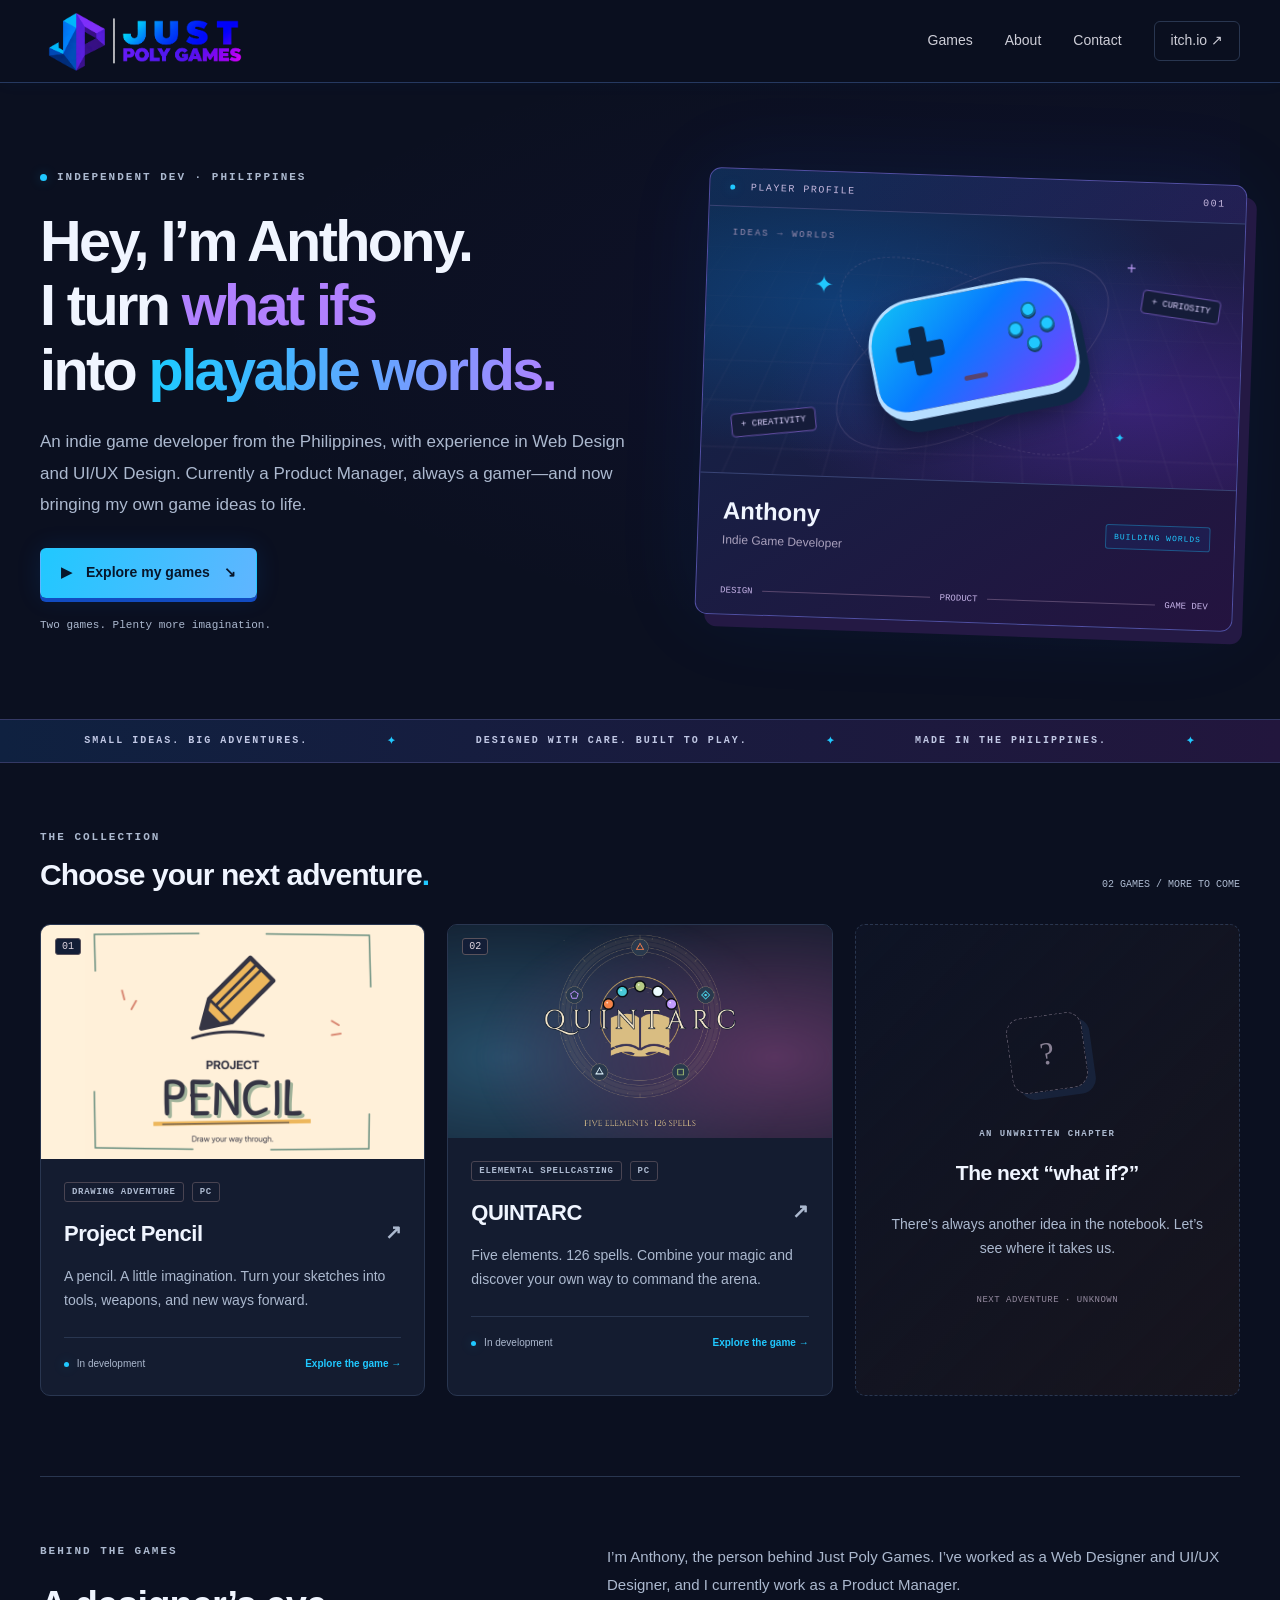
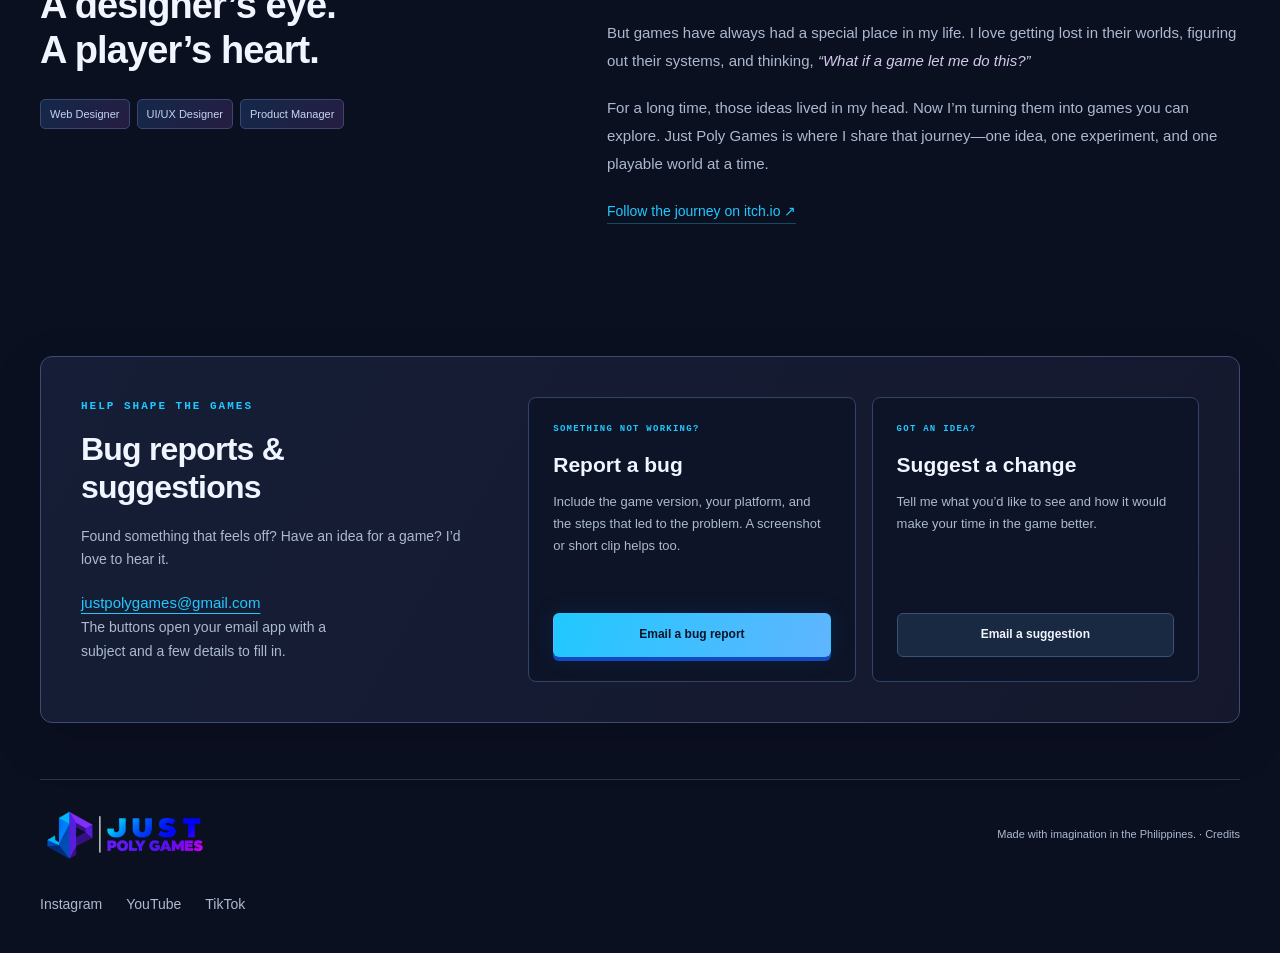
<file: index.html>
<!DOCTYPE html>

<html lang="en"><head>
<meta charset="utf-8"/>
<meta content="width=device-width, initial-scale=1" name="viewport"/>
<title>Just Poly Games - Indie Game Developer</title>
<meta content="Meet Anthony, a Filipino indie game developer, designer, and Product Manager. Explore Project Pencil and QUINTARC, with mechanics, controls, and game guides." name="description"/>
<meta content="Anthony, Just Poly Games" name="author"/>
<meta content="index, follow, max-image-preview:large" name="robots"/>
<meta content="#0b1020" name="theme-color"/>
<link href="https://justpolygames.github.io/" rel="canonical"/>
<meta content="website" property="og:type"/>
<meta content="Just Poly Games" property="og:site_name"/>
<meta content="en_PH" property="og:locale"/>
<meta content="Just Poly Games - Indie Game Developer" property="og:title"/>
<meta content="Meet Anthony, a Filipino indie game developer, designer, and Product Manager. Explore Project Pencil and QUINTARC, with mechanics, controls, and game guides." property="og:description"/>
<meta content="https://justpolygames.github.io/" property="og:url"/>
<meta content="https://justpolygames.github.io/assets/just-poly-icon.png" property="og:image"/>
<meta content="Just Poly Games cyan, blue, and violet JP icon" property="og:image:alt"/>
<meta content="image/png" property="og:image:type"/>
<meta content="1254" property="og:image:width"/>
<meta content="1254" property="og:image:height"/>
<meta content="summary" name="twitter:card"/>
<meta content="Just Poly Games - Indie Game Developer" name="twitter:title"/>
<meta content="Meet Anthony, a Filipino indie game developer, designer, and Product Manager. Explore Project Pencil and QUINTARC, with mechanics, controls, and game guides." name="twitter:description"/>
<meta content="https://justpolygames.github.io/assets/just-poly-icon.png" name="twitter:image"/>
<meta content="Just Poly Games cyan, blue, and violet JP icon" name="twitter:image:alt"/>
<link href="/assets/just-poly-icon.png" rel="icon" type="image/png"/>
<link href="/style.css?v=quintarc-portraits-status-017" rel="stylesheet"/>
<script defer="" src="/site.js?v=4e0687dd5b8b"></script>
<script type="application/ld+json">
{
  "@context": "https://schema.org",
  "@graph": [
    {
      "@type": "Organization",
      "@id": "https://justpolygames.github.io/#studio",
      "name": "Just Poly Games",
      "url": "https://justpolygames.github.io/",
      "logo": "https://justpolygames.github.io/assets/just-poly-icon.png",
      "sameAs": [
        "https://github.com/justpolygames",
        "https://justpolygames.itch.io/"
      ]
    },
    {
      "@type": "WebSite",
      "@id": "https://justpolygames.github.io/#website",
      "name": "Just Poly Games",
      "url": "https://justpolygames.github.io/",
      "publisher": {
        "@id": "https://justpolygames.github.io/#studio"
      },
      "inLanguage": "en"
    },
    {
      "@type": "WebPage",
      "@id": "https://justpolygames.github.io/#webpage",
      "url": "https://justpolygames.github.io/",
      "name": "Just Poly Games - Indie Game Developer",
      "description": "Meet Anthony, a Filipino indie game developer, designer, and Product Manager. Explore Project Pencil and QUINTARC, with mechanics, controls, and game guides.",
      "isPartOf": {
        "@id": "https://justpolygames.github.io/#website"
      },
      "inLanguage": "en",
      "primaryImageOfPage": {
        "@type": "ImageObject",
        "url": "https://justpolygames.github.io/assets/just-poly-icon.png"
      },
      "about": {
        "@id": "https://justpolygames.github.io/#anthony"
      }
    },
    {
      "@type": "Person",
      "@id": "https://justpolygames.github.io/#anthony",
      "name": "Anthony",
      "url": "https://justpolygames.github.io/#about",
      "jobTitle": [
        "Indie Game Developer",
        "Product Manager"
      ],
      "description": "An indie game developer from the Philippines with experience in Web Design and UI/UX Design.",
      "homeLocation": {
        "@type": "Country",
        "name": "Philippines"
      }
    }
  ]
}
</script>
</head>
<body><a class="skip" href="#main">Skip to content</a><header class="site-header"><div class="wrap header-inner"><a aria-label="Just Poly Games home" class="brand" href="/"><img alt="Just Poly Games" class="brand-logo" height="724" src="/assets/just-poly-games.png?v=53f25c708ec6" width="2172"/></a><nav aria-label="Main navigation"><a href="/#games">Games</a><a href="/#about">About</a><a href="#contact">Contact</a><a class="nav-external" href="https://justpolygames.itch.io/" rel="noopener noreferrer" target="_blank">itch.io <span aria-hidden="true">↗</span></a></nav></div></header><main id="main"><section class="wrap hero"><div class="hero-copy"><p class="eyebrow"><span class="dot"></span> INDEPENDENT DEV · PHILIPPINES</p><h1>Hey, I’m Anthony.<br/>I turn <span class="idea-accent">what ifs</span><br/>into <span class="highlight">playable worlds.</span></h1><p class="intro">An indie game developer from the Philippines, with experience in Web Design and UI/UX Design. Currently a Product Manager, always a gamer—and now bringing my own game ideas to life.</p><a class="button primary" href="#games"><span aria-hidden="true">▶</span> Explore my games <span aria-hidden="true">↘</span></a><span class="hero-note">Two games. Plenty more imagination.</span></div><div class="player-panel"><div class="panel-bar"><span><span class="dot"></span> PLAYER PROFILE</span><span>001</span></div><div aria-hidden="true" class="scene"><div class="scene-grid"></div><span class="star s1">✦</span><span class="star s2">+</span><span class="star s3">✦</span><span class="scene-label">IDEAS → WORLDS</span><div class="orbit o1"></div><div class="orbit o2"></div><div class="controller"><div class="dpad"></div><div class="pad-button b1"></div><div class="pad-button b2"></div><div class="pad-button b3"></div><div class="pad-button b4"></div><div class="pad-line"></div></div><span class="floating-tag tag1">+ CURIOSITY</span><span class="floating-tag tag2">+ CREATIVITY</span></div><div class="player-info"><div><strong>Anthony</strong><span>Indie Game Developer</span></div><span class="status">BUILDING WORLDS</span></div><div class="skill-tree"><span>DESIGN</span><i></i><span>PRODUCT</span><i></i><span>GAME DEV</span></div></div></section><div aria-hidden="true" class="ticker"><div>SMALL IDEAS. BIG ADVENTURES. <span>✦</span> DESIGNED WITH CARE. BUILT TO PLAY. <span>✦</span> MADE IN THE PHILIPPINES. <span>✦</span></div></div><section class="wrap games-section" id="games"><div class="section-heading"><div><p class="eyebrow">THE COLLECTION</p><h2>Choose your next adventure<span class="accent">.</span></h2></div><span class="counter">02 GAMES / MORE TO COME</span></div><div class="games-grid"><a class="game-card pencil-card" href="/games/project-pencil/"><div class="card-art pencil-art"><span class="card-number">01</span><img alt="Project Pencil — Draw your way through" height="500" src="/assets/project-pencil.png" width="630"/></div><div class="card-copy"><div class="tags"><span>DRAWING ADVENTURE</span><span>PC</span></div><h3>Project Pencil <span aria-hidden="true">↗</span></h3><p>A pencil. A little imagination. Turn your sketches into tools, weapons, and new ways forward.</p><div class="card-bottom"><span><i class="dot"></i> In development</span><strong>Explore the game →</strong></div></div></a><a class="game-card quintarc-card" href="/games/quintarc/"><div class="card-art quintarc-art"><span class="card-number">02</span><img alt="QUINTARC five-element seal and grimoire" height="700" src="/assets/quintarc-cover-wide-0.1.7.png" width="1260"/></div><div class="card-copy"><div class="tags"><span>ELEMENTAL SPELLCASTING</span><span>PC</span></div><h3>QUINTARC <span aria-hidden="true">↗</span></h3><p>Five elements. 126 spells. Combine your magic and discover your own way to command the arena.</p><div class="card-bottom"><span><i class="dot"></i> In development</span><strong>Explore the game →</strong></div></div></a><article class="game-card next-card"><div aria-hidden="true" class="locked-icon">?</div><p class="eyebrow">AN UNWRITTEN CHAPTER</p><h3>The next “what if?”</h3><p>There’s always another idea in the notebook. Let’s see where it takes us.</p><span class="next-label">NEXT ADVENTURE · UNKNOWN</span></article></div></section><section class="wrap about-section" id="about"><div><p class="eyebrow">BEHIND THE GAMES</p><h2>A designer’s eye.<br/>A player’s heart.</h2><div class="career"><span>Web Designer</span><span>UI/UX Designer</span><span>Product Manager</span></div></div><div class="about-copy"><p>I’m Anthony, the person behind Just Poly Games. I’ve worked as a Web Designer and UI/UX Designer, and I currently work as a Product Manager.</p><p>But games have always had a special place in my life. I love getting lost in their worlds, figuring out their systems, and thinking, <em>“What if a game let me do this?”</em></p><p>For a long time, those ideas lived in my head. Now I’m turning them into games you can explore. Just Poly Games is where I share that journey—one idea, one experiment, and one playable world at a time.</p><a class="text-link" href="https://justpolygames.itch.io/" rel="noopener noreferrer" target="_blank">Follow the journey on itch.io <span aria-hidden="true">↗</span></a></div></section><section aria-labelledby="feedback-heading" class="wrap contact-section" id="contact">
<div class="feedback-panel">
<div class="feedback-intro"><p class="eyebrow">HELP SHAPE THE GAMES</p><h2 id="feedback-heading">Bug reports &amp;<br class="feedback-break"/> suggestions</h2><p>Found something that feels off? Have an idea for a game? I’d love to hear it.</p><a class="feedback-email" href="mailto:justpolygames@gmail.com">justpolygames@gmail.com</a><p class="feedback-note">The buttons open your email app with a subject and a few details to fill in.</p></div>
<div class="feedback-options"><article class="feedback-card"><p class="eyebrow">SOMETHING NOT WORKING?</p><h3>Report a bug</h3><p>Include the game version, your platform, and the steps that led to the problem. A screenshot or short clip helps too.</p><a class="button primary" href="mailto:justpolygames@gmail.com?subject=%5BJust%20Poly%20Games%5D%20Bug%20report%3A%20&amp;body=Game%3A%20%0AVersion%3A%20%0APlatform%3A%20%0A%0AWhat%20happened%3A%20%0A%0ASteps%20to%20reproduce%3A%20%0A1.%20%0A%0AExpected%20result%3A%20%0A">Email a bug report</a></article><article class="feedback-card"><p class="eyebrow">GOT AN IDEA?</p><h3>Suggest a change</h3><p>Tell me what you’d like to see and how it would make your time in the game better.</p><a class="button secondary" href="mailto:justpolygames@gmail.com?subject=%5BJust%20Poly%20Games%5D%20Suggestion%3A%20&amp;body=Game%3A%20%0AVersion%3A%20%0APlatform%3A%20%0A%0AMy%20suggestion%3A%20%0A%0AWhy%20it%20would%20help%3A%20%0A">Email a suggestion</a></article></div>
</div></section></main><footer class="wrap footer"><a aria-label="Just Poly Games home" class="brand" href="/"><img alt="Just Poly Games" class="brand-logo" height="724" src="/assets/just-poly-games.png?v=53f25c708ec6" width="2172"/></a><span>Made with imagination in the Philippines. · <a href="/credits/">Credits</a></span><nav class="social-links" aria-label="Follow Just Poly Games"><a href="https://www.instagram.com/justpolygames/" target="_blank" rel="noopener noreferrer">Instagram</a><a href="https://www.youtube.com/@JustPolyGames" target="_blank" rel="noopener noreferrer">YouTube</a><a href="https://www.tiktok.com/@justpolygames" target="_blank" rel="noopener noreferrer">TikTok</a></nav></footer></body></html>
</file>
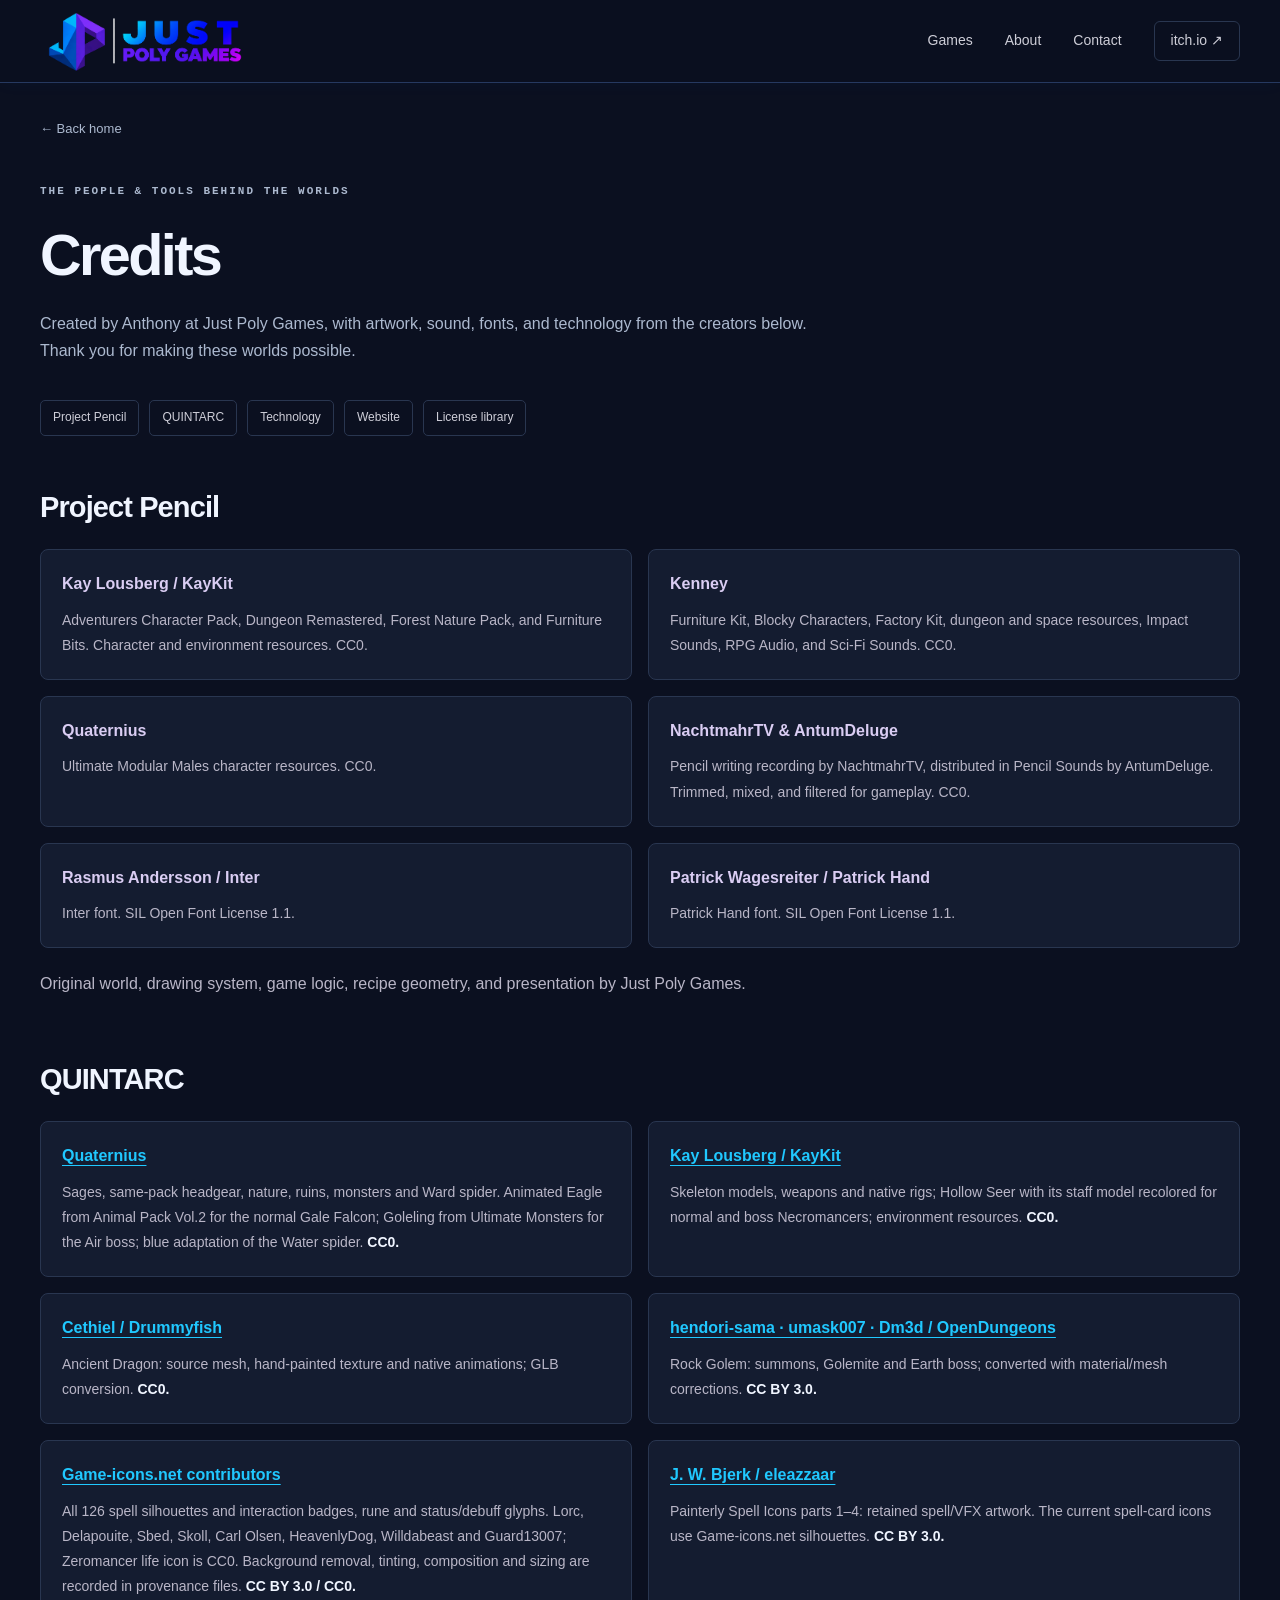
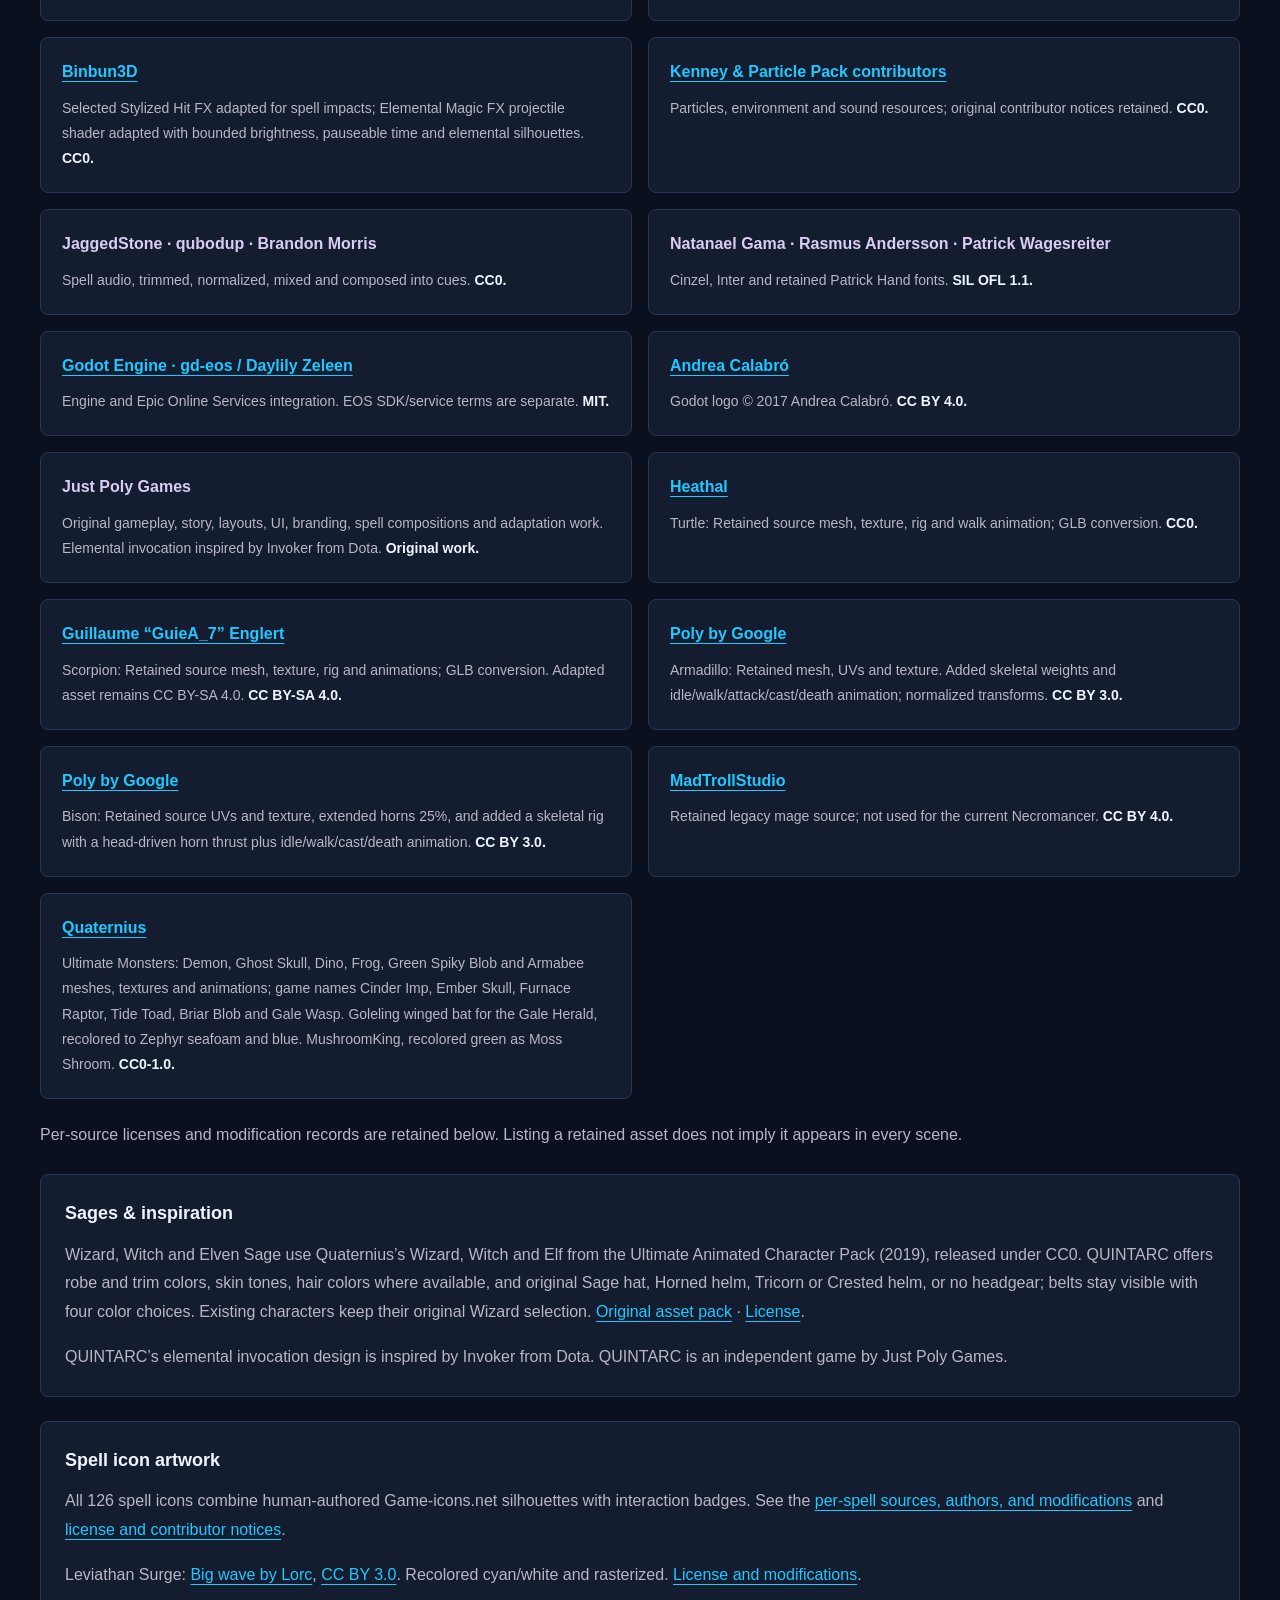
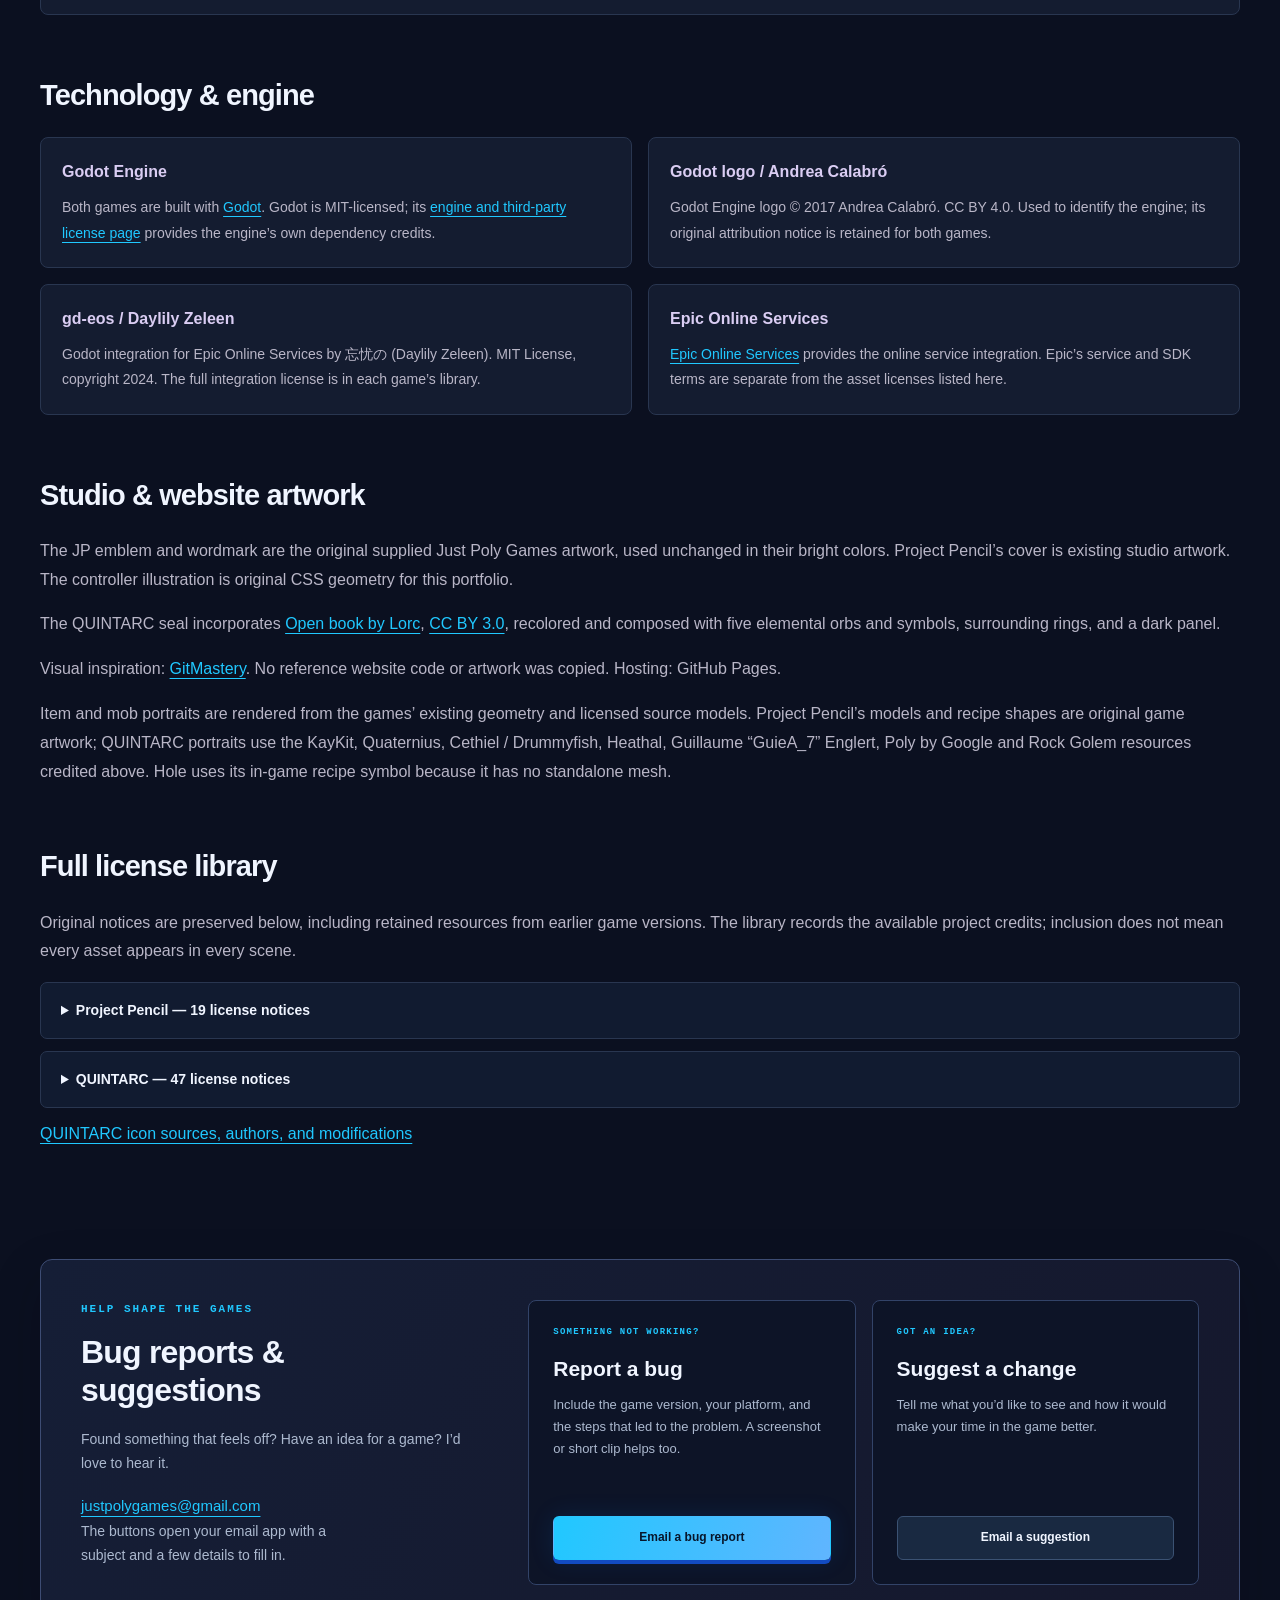
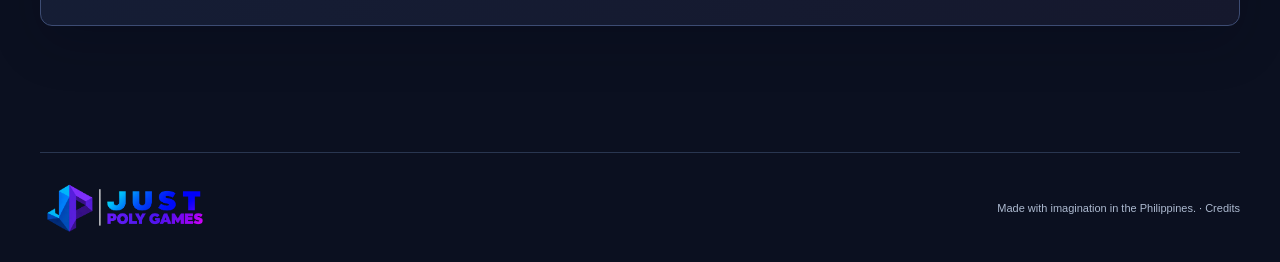
<file: credits/index.html>
<!DOCTYPE html>

<html lang="en"><head>
<meta charset="utf-8"/>
<meta content="width=device-width, initial-scale=1" name="viewport"/>
<title>Game Credits, Creators &amp; Asset Licenses | Just Poly Games</title>
<meta content="Explore Project Pencil and QUINTARC credits: asset creators, character models, spell icons, sound, fonts, technology, and original license notices." name="description"/>
<meta content="Anthony, Just Poly Games" name="author"/>
<meta content="index, follow, max-image-preview:large" name="robots"/>
<meta content="#0b1020" name="theme-color"/>
<link href="https://justpolygames.github.io/credits/" rel="canonical"/>
<meta content="website" property="og:type"/>
<meta content="Just Poly Games" property="og:site_name"/>
<meta content="en_PH" property="og:locale"/>
<meta content="Game Credits, Creators &amp; Asset Licenses | Just Poly Games" property="og:title"/>
<meta content="Explore Project Pencil and QUINTARC credits: asset creators, character models, spell icons, sound, fonts, technology, and original license notices." property="og:description"/>
<meta content="https://justpolygames.github.io/credits/" property="og:url"/>
<meta content="https://justpolygames.github.io/assets/just-poly-icon.png" property="og:image"/>
<meta content="Just Poly Games JP icon" property="og:image:alt"/>
<meta content="image/png" property="og:image:type"/>
<meta content="1254" property="og:image:width"/>
<meta content="1254" property="og:image:height"/>
<meta content="summary" name="twitter:card"/>
<meta content="Game Credits, Creators &amp; Asset Licenses | Just Poly Games" name="twitter:title"/>
<meta content="Explore Project Pencil and QUINTARC credits: asset creators, character models, spell icons, sound, fonts, technology, and original license notices." name="twitter:description"/>
<meta content="https://justpolygames.github.io/assets/just-poly-icon.png" name="twitter:image"/>
<meta content="Just Poly Games JP icon" name="twitter:image:alt"/>
<link href="/assets/just-poly-icon.png" rel="icon" type="image/png"/>
<link href="/style.css?v=4c6f703e5e93" rel="stylesheet"/>
<script defer="" src="/site.js?v=4e0687dd5b8b"></script>
<script type="application/ld+json">
{
  "@context": "https://schema.org",
  "@graph": [
    {
      "@type": "Organization",
      "@id": "https://justpolygames.github.io/#studio",
      "name": "Just Poly Games",
      "url": "https://justpolygames.github.io/",
      "logo": "https://justpolygames.github.io/assets/just-poly-icon.png",
      "sameAs": [
        "https://github.com/justpolygames",
        "https://justpolygames.itch.io/"
      ]
    },
    {
      "@type": "WebSite",
      "@id": "https://justpolygames.github.io/#website",
      "name": "Just Poly Games",
      "url": "https://justpolygames.github.io/",
      "publisher": {
        "@id": "https://justpolygames.github.io/#studio"
      },
      "inLanguage": "en"
    },
    {
      "@type": "WebPage",
      "@id": "https://justpolygames.github.io/credits/#webpage",
      "url": "https://justpolygames.github.io/credits/",
      "name": "Game Credits, Creators & Asset Licenses | Just Poly Games",
      "description": "Explore Project Pencil and QUINTARC credits: asset creators, character models, spell icons, sound, fonts, technology, and original license notices.",
      "isPartOf": {
        "@id": "https://justpolygames.github.io/#website"
      },
      "inLanguage": "en",
      "primaryImageOfPage": {
        "@type": "ImageObject",
        "url": "https://justpolygames.github.io/assets/just-poly-icon.png"
      }
    }
  ]
}
</script>
</head>
<body><a class="skip" href="#main">Skip to content</a><header class="site-header"><div class="wrap header-inner"><a aria-label="Just Poly Games home" class="brand" href="/"><img alt="Just Poly Games" class="brand-logo" height="724" src="/assets/just-poly-games.png?v=53f25c708ec6" width="2172"/></a><nav aria-label="Main navigation"><a href="/#games">Games</a><a href="/#about">About</a><a href="#contact">Contact</a><a class="nav-external" href="https://justpolygames.itch.io/" rel="noopener noreferrer" target="_blank">itch.io <span aria-hidden="true">↗</span></a></nav></div></header><main class="wrap wiki" id="main"><a class="back-link" href="/">← Back home</a><section class="credits-intro"><p class="eyebrow">THE PEOPLE &amp; TOOLS BEHIND THE WORLDS</p><h1>Credits</h1><p>Created by Anthony at Just Poly Games, with artwork, sound, fonts, and technology from the creators below. Thank you for making these worlds possible.</p></section><nav aria-label="Credits sections" class="credits-nav"><a href="#project-pencil">Project Pencil</a><a href="#quintarc">QUINTARC</a><a href="#technology">Technology</a><a href="#website">Website</a><a href="#licenses">License library</a></nav><div class="wiki-content"><section class="wiki-section" id="project-pencil"><h2>Project Pencil</h2><div class="info-grid"><article class="info-card"><h3>Kay Lousberg / KayKit</h3><p>Adventurers Character Pack, Dungeon Remastered, Forest Nature Pack, and Furniture Bits. Character and environment resources. CC0.</p></article><article class="info-card"><h3>Kenney</h3><p>Furniture Kit, Blocky Characters, Factory Kit, dungeon and space resources, Impact Sounds, RPG Audio, and Sci-Fi Sounds. CC0.</p></article><article class="info-card"><h3>Quaternius</h3><p>Ultimate Modular Males character resources. CC0.</p></article><article class="info-card"><h3>NachtmahrTV &amp; AntumDeluge</h3><p>Pencil writing recording by NachtmahrTV, distributed in Pencil Sounds by AntumDeluge. Trimmed, mixed, and filtered for gameplay. CC0.</p></article><article class="info-card"><h3>Rasmus Andersson / Inter</h3><p>Inter font. SIL Open Font License 1.1.</p></article><article class="info-card"><h3>Patrick Wagesreiter / Patrick Hand</h3><p>Patrick Hand font. SIL Open Font License 1.1.</p></article></div><p>Original world, drawing system, game logic, recipe geometry, and presentation by Just Poly Games.</p></section><section class="wiki-section" id="quintarc"><h2>QUINTARC</h2><div class="info-grid"><article class="info-card"><h3><a href="https://quaternius.com/" rel="noopener noreferrer" target="_blank">Quaternius</a></h3><p>Sages, same-pack headgear, nature, ruins, monsters and Ward spider. Animated Eagle from Animal Pack Vol.2 for the normal Gale Falcon; Goleling from Ultimate Monsters for the Air boss; blue adaptation of the Water spider. <strong>CC0.</strong></p></article><article class="info-card"><h3><a href="https://kaylousberg.com/" rel="noopener noreferrer" target="_blank">Kay Lousberg / KayKit</a></h3><p>Skeleton models, weapons and native rigs; Hollow Seer with its staff model recolored for normal and boss Necromancers; environment resources. <strong>CC0.</strong></p></article><article class="info-card"><h3><a href="https://opengameart.org/content/cethiels-dragon-3d" rel="noopener noreferrer" target="_blank">Cethiel / Drummyfish</a></h3><p>Ancient Dragon: source mesh, hand-painted texture and native animations; GLB conversion. <strong>CC0.</strong></p></article><article class="info-card"><h3><a href="https://opengameart.org/content/rock-golem" rel="noopener noreferrer" target="_blank">hendori-sama · umask007 · Dm3d / OpenDungeons</a></h3><p>Rock Golem: summons, Golemite and Earth boss; converted with material/mesh corrections. <strong>CC BY 3.0.</strong></p></article><article class="info-card"><h3><a href="https://game-icons.net/" rel="noopener noreferrer" target="_blank">Game-icons.net contributors</a></h3><p>All 126 spell silhouettes and interaction badges, rune and status/debuff glyphs. Lorc, Delapouite, Sbed, Skoll, Carl Olsen, HeavenlyDog, Willdabeast and Guard13007; Zeromancer life icon is CC0. Background removal, tinting, composition and sizing are recorded in provenance files. <strong>CC BY 3.0 / CC0.</strong></p></article><article class="info-card"><h3><a href="https://opengameart.org/content/painterly-spell-icons-part-1" rel="noopener noreferrer" target="_blank">J. W. Bjerk / eleazzaar</a></h3><p>Painterly Spell Icons parts 1–4: retained spell/VFX artwork. The current spell-card icons use Game-icons.net silhouettes. <strong>CC BY 3.0.</strong></p></article><article class="info-card"><h3><a href="https://binbun3d.itch.io/elemental-magic-fx" rel="noopener noreferrer" target="_blank">Binbun3D</a></h3><p>Selected Stylized Hit FX adapted for spell impacts; Elemental Magic FX projectile shader adapted with bounded brightness, pauseable time and elemental silhouettes. <strong>CC0.</strong></p></article><article class="info-card"><h3><a href="https://kenney.nl/" rel="noopener noreferrer" target="_blank">Kenney &amp; Particle Pack contributors</a></h3><p>Particles, environment and sound resources; original contributor notices retained. <strong>CC0.</strong></p></article><article class="info-card"><h3>JaggedStone · qubodup · Brandon Morris</h3><p>Spell audio, trimmed, normalized, mixed and composed into cues. <strong>CC0.</strong></p></article><article class="info-card"><h3>Natanael Gama · Rasmus Andersson · Patrick Wagesreiter</h3><p>Cinzel, Inter and retained Patrick Hand fonts. <strong>SIL OFL 1.1.</strong></p></article><article class="info-card"><h3><a href="https://godotengine.org/license/" rel="noopener noreferrer" target="_blank">Godot Engine · gd-eos / Daylily Zeleen</a></h3><p>Engine and Epic Online Services integration. EOS SDK/service terms are separate. <strong>MIT.</strong></p></article><article class="info-card"><h3><a href="https://godotengine.org/press/" rel="noopener noreferrer" target="_blank">Andrea Calabró</a></h3><p>Godot logo © 2017 Andrea Calabró. <strong>CC BY 4.0.</strong></p></article><article class="info-card"><h3>Just Poly Games</h3><p>Original gameplay, story, layouts, UI, branding, spell compositions and adaptation work. Elemental invocation inspired by Invoker from Dota. <strong>Original work.</strong></p></article><article class="info-card"><h3><a href="https://opengameart.org/content/turtle-0" rel="noopener noreferrer" target="_blank">Heathal</a></h3><p>Turtle: Retained source mesh, texture, rig and walk animation; GLB conversion. <strong>CC0.</strong></p></article><article class="info-card"><h3><a href="https://opengameart.org/content/scorpion-3d" rel="noopener noreferrer" target="_blank">Guillaume “GuieA_7” Englert</a></h3><p>Scorpion: Retained source mesh, texture, rig and animations; GLB conversion. Adapted asset remains CC BY-SA 4.0. <strong>CC BY-SA 4.0.</strong></p></article><article class="info-card"><h3><a href="https://poly.pizza/m/dZ3EWgIsSJQ" rel="noopener noreferrer" target="_blank">Poly by Google</a></h3><p>Armadillo: Retained mesh, UVs and texture. Added skeletal weights and idle/walk/attack/cast/death animation; normalized transforms. <strong>CC BY 3.0.</strong></p></article><article class="info-card"><h3><a href="https://poly.pizza/m/9sTrha-TxdS" rel="noopener noreferrer" target="_blank">Poly by Google</a></h3><p>Bison: Retained source UVs and texture, extended horns 25%, and added a skeletal rig with a head-driven horn thrust plus idle/walk/cast/death animation. <strong>CC BY 3.0.</strong></p></article><article class="info-card"><h3><a href="https://sketchfab.com/3d-models/low-poly-mage-rigged-free-10771a1d02a145df95824b483515eeb6" rel="noopener noreferrer" target="_blank">MadTrollStudio</a></h3><p>Retained legacy mage source; not used for the current Necromancer. <strong>CC BY 4.0.</strong></p></article><article class="info-card"><h3><a href="https://quaternius.com/packs/ultimatemonsters.html" rel="noopener noreferrer" target="_blank">Quaternius</a></h3><p>Ultimate Monsters: Demon, Ghost Skull, Dino, Frog, Green Spiky Blob and Armabee meshes, textures and animations; game names Cinder Imp, Ember Skull, Furnace Raptor, Tide Toad, Briar Blob and Gale Wasp. Goleling winged bat for the Gale Herald, recolored to Zephyr seafoam and blue. MushroomKing, recolored green as Moss Shroom. <strong>CC0-1.0.</strong></p></article></div><p>Per-source licenses and modification records are retained below. Listing a retained asset does not imply it appears in every scene.</p><div class="credits-note" id="sage-attribution"><h3>Sages &amp; inspiration</h3><p>Wizard, Witch and Elven Sage use Quaternius’s Wizard, Witch and Elf from the Ultimate Animated Character Pack (2019), released under CC0. QUINTARC offers robe and trim colors, skin tones, hair colors where available, and original Sage hat, Horned helm, Tricorn or Crested helm, or no headgear; belts stay visible with four color choices. Existing characters keep their original Wizard selection. <a href="https://quaternius.com/packs/ultimatedanimatedcharacter.html">Original asset pack</a> · <a href="/assets/licenses/QUINTARC-Wizard-CC0.txt">License</a>.</p><p>QUINTARC’s elemental invocation design is inspired by Invoker from Dota. QUINTARC is an independent game by Just Poly Games.</p></div><div class="credits-note" id="skill-icon-attribution"><h3>Spell icon artwork</h3><p>All 126 spell icons combine human-authored Game-icons.net silhouettes with interaction badges. See the <a href="/assets/quintarc-skill-icon-provenance.json">per-spell sources, authors, and modifications</a> and <a href="/assets/licenses/QUINTARC-Skill-Identity-Icons.txt">license and contributor notices</a>.</p><p>Leviathan Surge: <a href="https://game-icons.net/1x1/lorc/big-wave.html" rel="noopener noreferrer" target="_blank">Big wave by Lorc</a>, <a href="https://creativecommons.org/licenses/by/3.0/" rel="noopener noreferrer" target="_blank">CC BY 3.0</a>. Recolored cyan/white and rasterized. <a href="/assets/licenses/QUINTARC-Wave-Icon.txt">License and modifications</a>.</p></div></section><section class="wiki-section" id="technology"><h2>Technology &amp; engine</h2><div class="info-grid"><article class="info-card"><h3>Godot Engine</h3><p>Both games are built with <a href="https://godotengine.org/" rel="noopener noreferrer" target="_blank">Godot</a>. Godot is MIT-licensed; its <a href="https://godotengine.org/license/" rel="noopener noreferrer" target="_blank">engine and third-party license page</a> provides the engine’s own dependency credits.</p></article><article class="info-card"><h3>Godot logo / Andrea Calabró</h3><p>Godot Engine logo © 2017 Andrea Calabró. CC BY 4.0. Used to identify the engine; its original attribution notice is retained for both games.</p></article><article class="info-card"><h3>gd-eos / Daylily Zeleen</h3><p>Godot integration for Epic Online Services by 忘忧の (Daylily Zeleen). MIT License, copyright 2024. The full integration license is in each game’s library.</p></article><article class="info-card"><h3>Epic Online Services</h3><p><a href="https://dev.epicgames.com/en-US/services" rel="noopener noreferrer" target="_blank">Epic Online Services</a> provides the online service integration. Epic’s service and SDK terms are separate from the asset licenses listed here.</p></article></div></section><section class="wiki-section" id="website"><h2>Studio &amp; website artwork</h2><p>The JP emblem and wordmark are the original supplied Just Poly Games artwork, used unchanged in their bright colors. Project Pencil’s cover is existing studio artwork. The controller illustration is original CSS geometry for this portfolio.</p><p>The QUINTARC seal incorporates <a href="https://game-icons.net/1x1/lorc/open-book.html" rel="noopener noreferrer" target="_blank">Open book by Lorc</a>, <a href="https://creativecommons.org/licenses/by/3.0/" rel="noopener noreferrer" target="_blank">CC BY 3.0</a>, recolored and composed with five elemental orbs and symbols, surrounding rings, and a dark panel.</p><p>Visual inspiration: <a href="https://gitmastery.me/" rel="noopener noreferrer" target="_blank">GitMastery</a>. No reference website code or artwork was copied. Hosting: GitHub Pages.</p><p>Item and mob portraits are rendered from the games’ existing geometry and licensed source models. Project Pencil’s models and recipe shapes are original game artwork; QUINTARC portraits use the KayKit, Quaternius, Cethiel / Drummyfish, Heathal, Guillaume “GuieA_7” Englert, Poly by Google and Rock Golem resources credited above. Hole uses its in-game recipe symbol because it has no standalone mesh.</p></section><section class="wiki-section" id="licenses"><h2>Full license library</h2><p>Original notices are preserved below, including retained resources from earlier game versions. The library records the available project credits; inclusion does not mean every asset appears in every scene.</p><details><summary>Project Pencil — 19 license notices</summary><ul class="license-list"><li><a href="/assets/licenses/project-pencil/addons/gd-eos/LICENSE">addons/gd-eos/LICENSE</a></li><li><a href="/assets/licenses/project-pencil/assets/dungeon/License.txt">assets/dungeon/License</a></li><li><a href="/assets/licenses/project-pencil/assets/environment/archive/LICENSE.txt">assets/environment/archive/LICENSE</a></li><li><a href="/assets/licenses/project-pencil/assets/environment/dungeon/LICENSE.txt">assets/environment/dungeon/LICENSE</a></li><li><a href="/assets/licenses/project-pencil/assets/environment/factory/LICENSE.txt">assets/environment/factory/LICENSE</a></li><li><a href="/assets/licenses/project-pencil/assets/environment/factory/License.txt">assets/environment/factory/License</a></li><li><a href="/assets/licenses/project-pencil/assets/environment/forest/LICENSE.txt">assets/environment/forest/LICENSE</a></li><li><a href="/assets/licenses/project-pencil/assets/environment/space/License.txt">assets/environment/space/License</a></li><li><a href="/assets/licenses/project-pencil/assets/licenses/Godot-Logo-CC-BY-4.0.txt">Godot-Logo-CC-BY-4.0</a></li><li><a href="/assets/licenses/project-pencil/assets/licenses/Inter-OFL.txt">Inter-OFL</a></li><li><a href="/assets/licenses/project-pencil/assets/licenses/KayKit-Adventurers-CC0.txt">KayKit-Adventurers-CC0</a></li><li><a href="/assets/licenses/project-pencil/assets/licenses/Kenney-RPG-Audio.txt">Kenney-RPG-Audio</a></li><li><a href="/assets/licenses/project-pencil/assets/licenses/Kenney-Sci-Fi-Sounds.txt">Kenney-Sci-Fi-Sounds</a></li><li><a href="/assets/licenses/project-pencil/assets/licenses/PatrickHand-OFL.txt">PatrickHand-OFL</a></li><li><a href="/assets/licenses/project-pencil/assets/licenses/Quaternius-Modular-CC0.txt">Quaternius-Modular-CC0</a></li><li><a href="/assets/licenses/project-pencil/assets/licenses/characters-CC0.txt">characters-CC0</a></li><li><a href="/assets/licenses/project-pencil/assets/licenses/furniture-CC0.txt">furniture-CC0</a></li><li><a href="/assets/licenses/project-pencil/assets/licenses/pencil-writing.txt">pencil-writing</a></li><li><a href="/assets/licenses/project-pencil/assets/licenses/sounds-CC0.txt">sounds-CC0</a></li></ul></details><details><summary>QUINTARC — 47 license notices</summary><ul class="license-list"><li><a href="/assets/licenses/quintarc/addons/gd-eos/LICENSE">addons/gd-eos/LICENSE</a></li><li><a href="/assets/licenses/quintarc/assets/dungeon/License.txt">assets/dungeon/License</a></li><li><a href="/assets/licenses/quintarc/assets/environment/archive/LICENSE.txt">assets/environment/archive/LICENSE</a></li><li><a href="/assets/licenses/quintarc/assets/environment/dungeon/LICENSE.txt">assets/environment/dungeon/LICENSE</a></li><li><a href="/assets/licenses/quintarc/assets/environment/factory/LICENSE.txt">assets/environment/factory/LICENSE</a></li><li><a href="/assets/licenses/quintarc/assets/environment/factory/License.txt">assets/environment/factory/License</a></li><li><a href="/assets/licenses/quintarc/assets/environment/forest/LICENSE.txt">assets/environment/forest/LICENSE</a></li><li><a href="/assets/licenses/quintarc/assets/environment/space/License.txt">assets/environment/space/License</a></li><li><a href="/assets/licenses/quintarc/assets/licenses/Godot-Logo-CC-BY-4.0.txt">Godot-Logo-CC-BY-4.0</a></li><li><a href="/assets/licenses/quintarc/assets/licenses/Inter-OFL.txt">Inter-OFL</a></li><li><a href="/assets/licenses/quintarc/assets/licenses/KayKit-Adventurers-CC0.txt">KayKit-Adventurers-CC0</a></li><li><a href="/assets/licenses/quintarc/assets/licenses/Kenney-Particles-CC0.txt">Kenney-Particles-CC0</a></li><li><a href="/assets/licenses/quintarc/assets/licenses/Kenney-RPG-Audio.txt">Kenney-RPG-Audio</a></li><li><a href="/assets/licenses/quintarc/assets/licenses/Kenney-Sci-Fi-Sounds.txt">Kenney-Sci-Fi-Sounds</a></li><li><a href="/assets/licenses/quintarc/assets/licenses/PatrickHand-OFL.txt">PatrickHand-OFL</a></li><li><a href="/assets/licenses/quintarc/assets/licenses/QUINTARC-Audio.txt">QUINTARC-Audio</a></li><li><a href="/assets/licenses/quintarc/assets/licenses/QUINTARC-Binbun.txt">QUINTARC-Binbun</a></li><li><a href="/assets/licenses/quintarc/assets/licenses/QUINTARC-Cinzel-OFL.txt">QUINTARC-Cinzel-OFL</a></li><li><a href="/assets/licenses/quintarc/assets/licenses/QUINTARC-Mage.txt">QUINTARC-Mage</a></li><li><a href="/assets/licenses/quintarc/assets/licenses/QUINTARC-Monsters.txt">QUINTARC-Monsters</a></li><li><a href="/assets/licenses/quintarc/assets/licenses/QUINTARC-Nature.txt">QUINTARC-Nature</a></li><li><a href="/assets/licenses/quintarc/assets/licenses/QUINTARC-Painterly-Icons.txt">QUINTARC-Painterly-Icons</a></li><li><a href="/assets/licenses/quintarc/assets/licenses/QUINTARC-Rock-Golem.txt">QUINTARC-Rock-Golem</a></li><li><a href="/assets/licenses/quintarc/assets/licenses/QUINTARC-Ruins.txt">QUINTARC-Ruins</a></li><li><a href="/assets/licenses/quintarc/assets/licenses/QUINTARC-Sage.txt">QUINTARC-Sage</a></li><li><a href="/assets/licenses/quintarc/assets/licenses/QUINTARC-Skeletons.txt">QUINTARC-Skeletons</a></li><li><a href="/assets/licenses/quintarc/assets/licenses/QUINTARC-Symbols.txt">QUINTARC-Symbols</a></li><li><a href="/assets/licenses/quintarc/assets/licenses/Quaternius-Modular-CC0.txt">Quaternius-Modular-CC0</a></li><li><a href="/assets/licenses/quintarc/assets/licenses/characters-CC0.txt">characters-CC0</a></li><li><a href="/assets/licenses/quintarc/assets/licenses/furniture-CC0.txt">furniture-CC0</a></li><li><a href="/assets/licenses/quintarc/assets/licenses/pencil-writing.txt">pencil-writing</a></li><li><a href="/assets/licenses/quintarc/assets/licenses/sounds-CC0.txt">sounds-CC0</a></li><li><a href="/assets/licenses/quintarc/assets/quintarc/orb-effects/license.txt">assets/quintarc/orb-effects/license</a></li><li><a href="/assets/licenses/quintarc/assets/quintarc/sage/License.txt">assets/quintarc/sage/License</a></li><li><a href="/assets/licenses/quintarc/assets/quintarc/symbols/license.txt">assets/quintarc/symbols/license</a></li><li><a href="/assets/licenses/quintarc/assets/licenses/QUINTARC-Easy-Enemies.txt">QUINTARC-Easy-Enemies</a></li><li><a href="/assets/licenses/quintarc/assets/licenses/QUINTARC-Skill-Identity-Icons.txt">QUINTARC-spell-Identity-Icons</a></li><li><a href="/assets/licenses/quintarc/assets/licenses/QUINTARC-Wave-Icon.txt">QUINTARC-Wave-Icon</a></li><li><a href="/assets/licenses/quintarc/assets/licenses/QUINTARC-Wizard-CC0.txt">QUINTARC-Wizard-CC0</a></li><li><a href="/assets/licenses/quintarc/assets/licenses/QUINTARC-Ancient-Dragon.txt">QUINTARC-Ancient-Dragon</a></li><li><a href="/assets/licenses/quintarc/assets/licenses/QUINTARC-Eagle.txt">QUINTARC-Eagle</a></li><li><a href="/assets/licenses/quintarc/assets/licenses/QUINTARC-Armadillo.txt">QUINTARC-Armadillo</a></li><li><a href="/assets/licenses/quintarc/assets/licenses/QUINTARC-Bison.txt">QUINTARC-Bison</a></li><li><a href="/assets/licenses/quintarc/assets/licenses/QUINTARC-Scorpion.txt">QUINTARC-Scorpion</a></li><li><a href="/assets/licenses/quintarc/assets/licenses/QUINTARC-Turtle.txt">QUINTARC-Turtle</a></li><li><a href="/assets/licenses/quintarc/assets/licenses/QUINTARC-Ultimate-Monsters.txt">QUINTARC-Ultimate-Monsters</a></li><li><a href="/assets/licenses/quintarc/assets/vfx/third_party/binbun-elemental/LICENSE.txt">Binbun Elemental Magic FX — CC0</a></li></ul></details><p><a href="/assets/licenses/quintarc-symbol-sources.json">QUINTARC icon sources, authors, and modifications</a></p></section></div><section aria-labelledby="feedback-heading" class="wrap contact-section" id="contact">
<div class="feedback-panel">
<div class="feedback-intro"><p class="eyebrow">HELP SHAPE THE GAMES</p><h2 id="feedback-heading">Bug reports &amp;<br class="feedback-break"/> suggestions</h2><p>Found something that feels off? Have an idea for a game? I’d love to hear it.</p><a class="feedback-email" href="mailto:justpolygames@gmail.com">justpolygames@gmail.com</a><p class="feedback-note">The buttons open your email app with a subject and a few details to fill in.</p></div>
<div class="feedback-options"><article class="feedback-card"><p class="eyebrow">SOMETHING NOT WORKING?</p><h3>Report a bug</h3><p>Include the game version, your platform, and the steps that led to the problem. A screenshot or short clip helps too.</p><a class="button primary" href="mailto:justpolygames@gmail.com?subject=%5BJust%20Poly%20Games%5D%20Bug%20report%3A%20&amp;body=Game%3A%20%0AVersion%3A%20%0APlatform%3A%20%0A%0AWhat%20happened%3A%20%0A%0ASteps%20to%20reproduce%3A%20%0A1.%20%0A%0AExpected%20result%3A%20%0A">Email a bug report</a></article><article class="feedback-card"><p class="eyebrow">GOT AN IDEA?</p><h3>Suggest a change</h3><p>Tell me what you’d like to see and how it would make your time in the game better.</p><a class="button secondary" href="mailto:justpolygames@gmail.com?subject=%5BJust%20Poly%20Games%5D%20Suggestion%3A%20&amp;body=Game%3A%20%0AVersion%3A%20%0APlatform%3A%20%0A%0AMy%20suggestion%3A%20%0A%0AWhy%20it%20would%20help%3A%20%0A">Email a suggestion</a></article></div>
</div></section></main><footer class="wrap footer"><a aria-label="Just Poly Games home" class="brand" href="/"><img alt="Just Poly Games" class="brand-logo" height="724" src="/assets/just-poly-games.png?v=53f25c708ec6" width="2172"/></a><span>Made with imagination in the Philippines. · <a href="/credits/">Credits</a></span></footer></body></html>
</file>
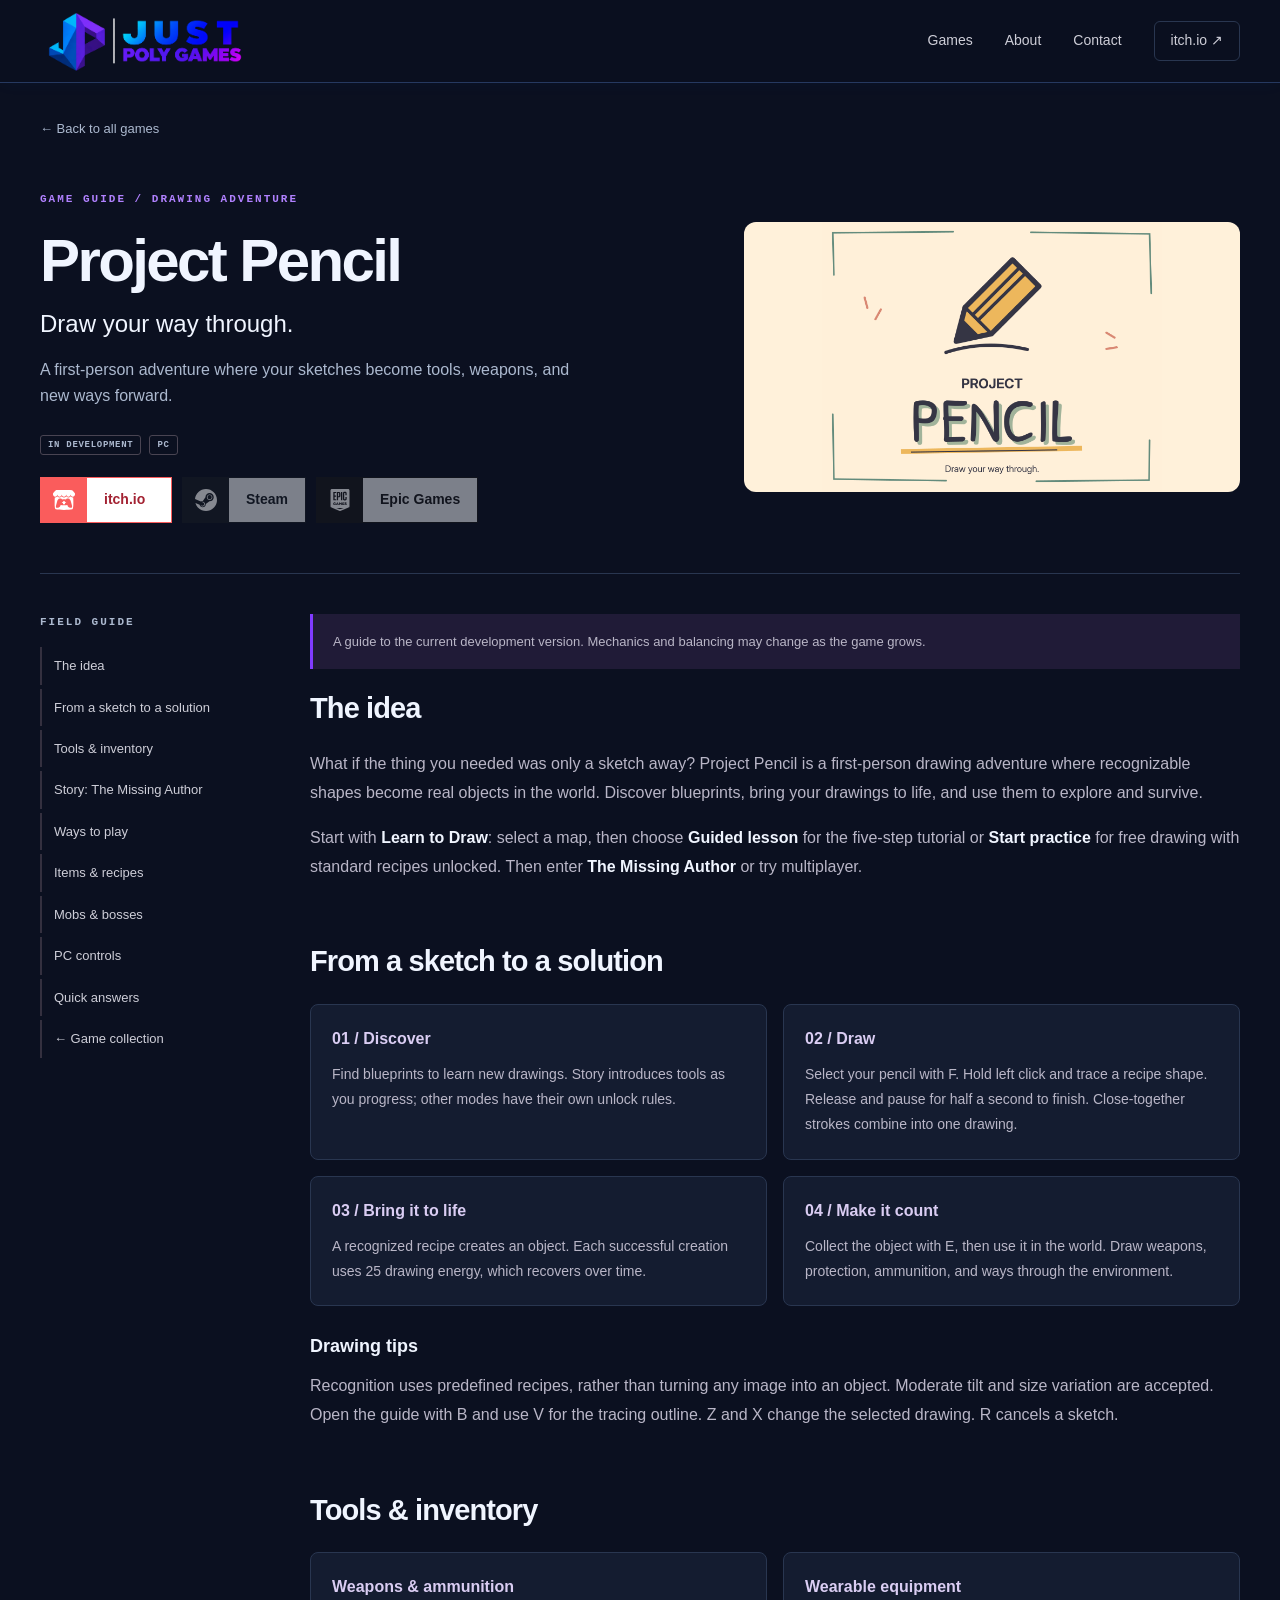
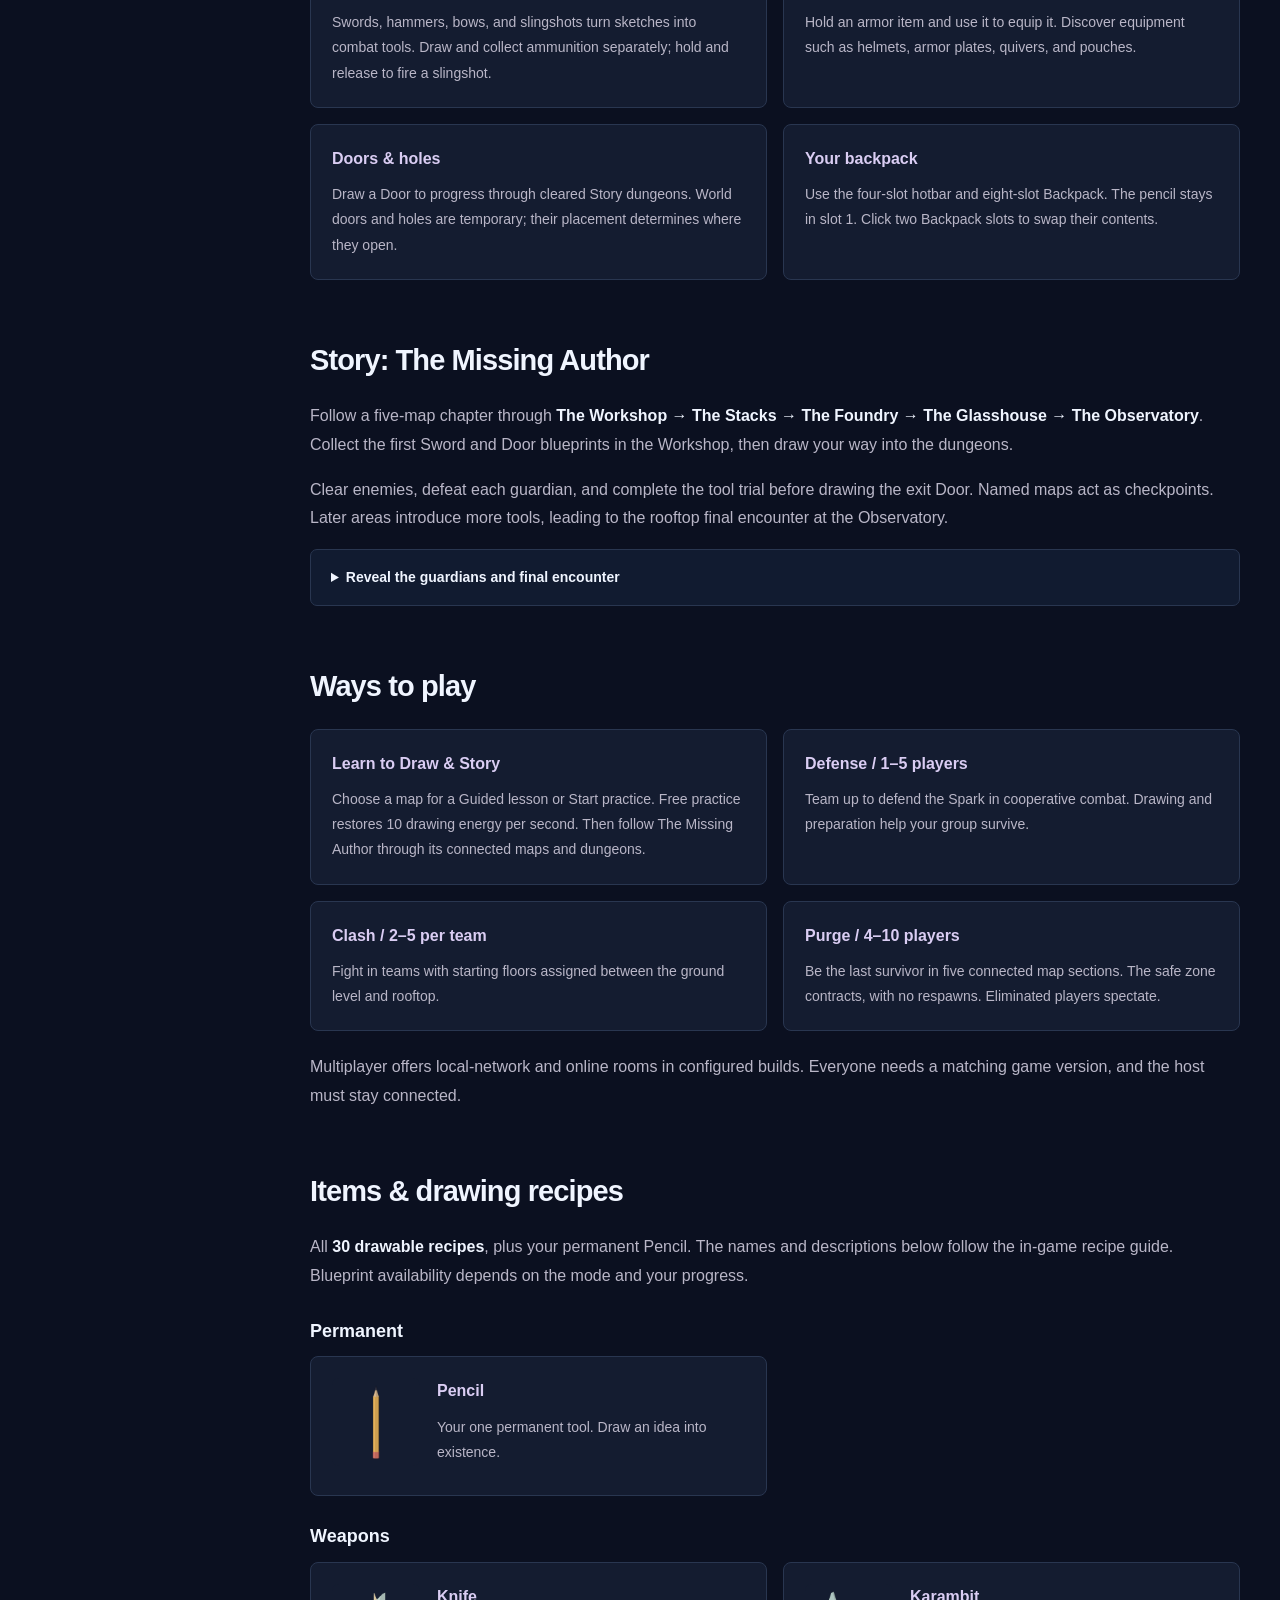
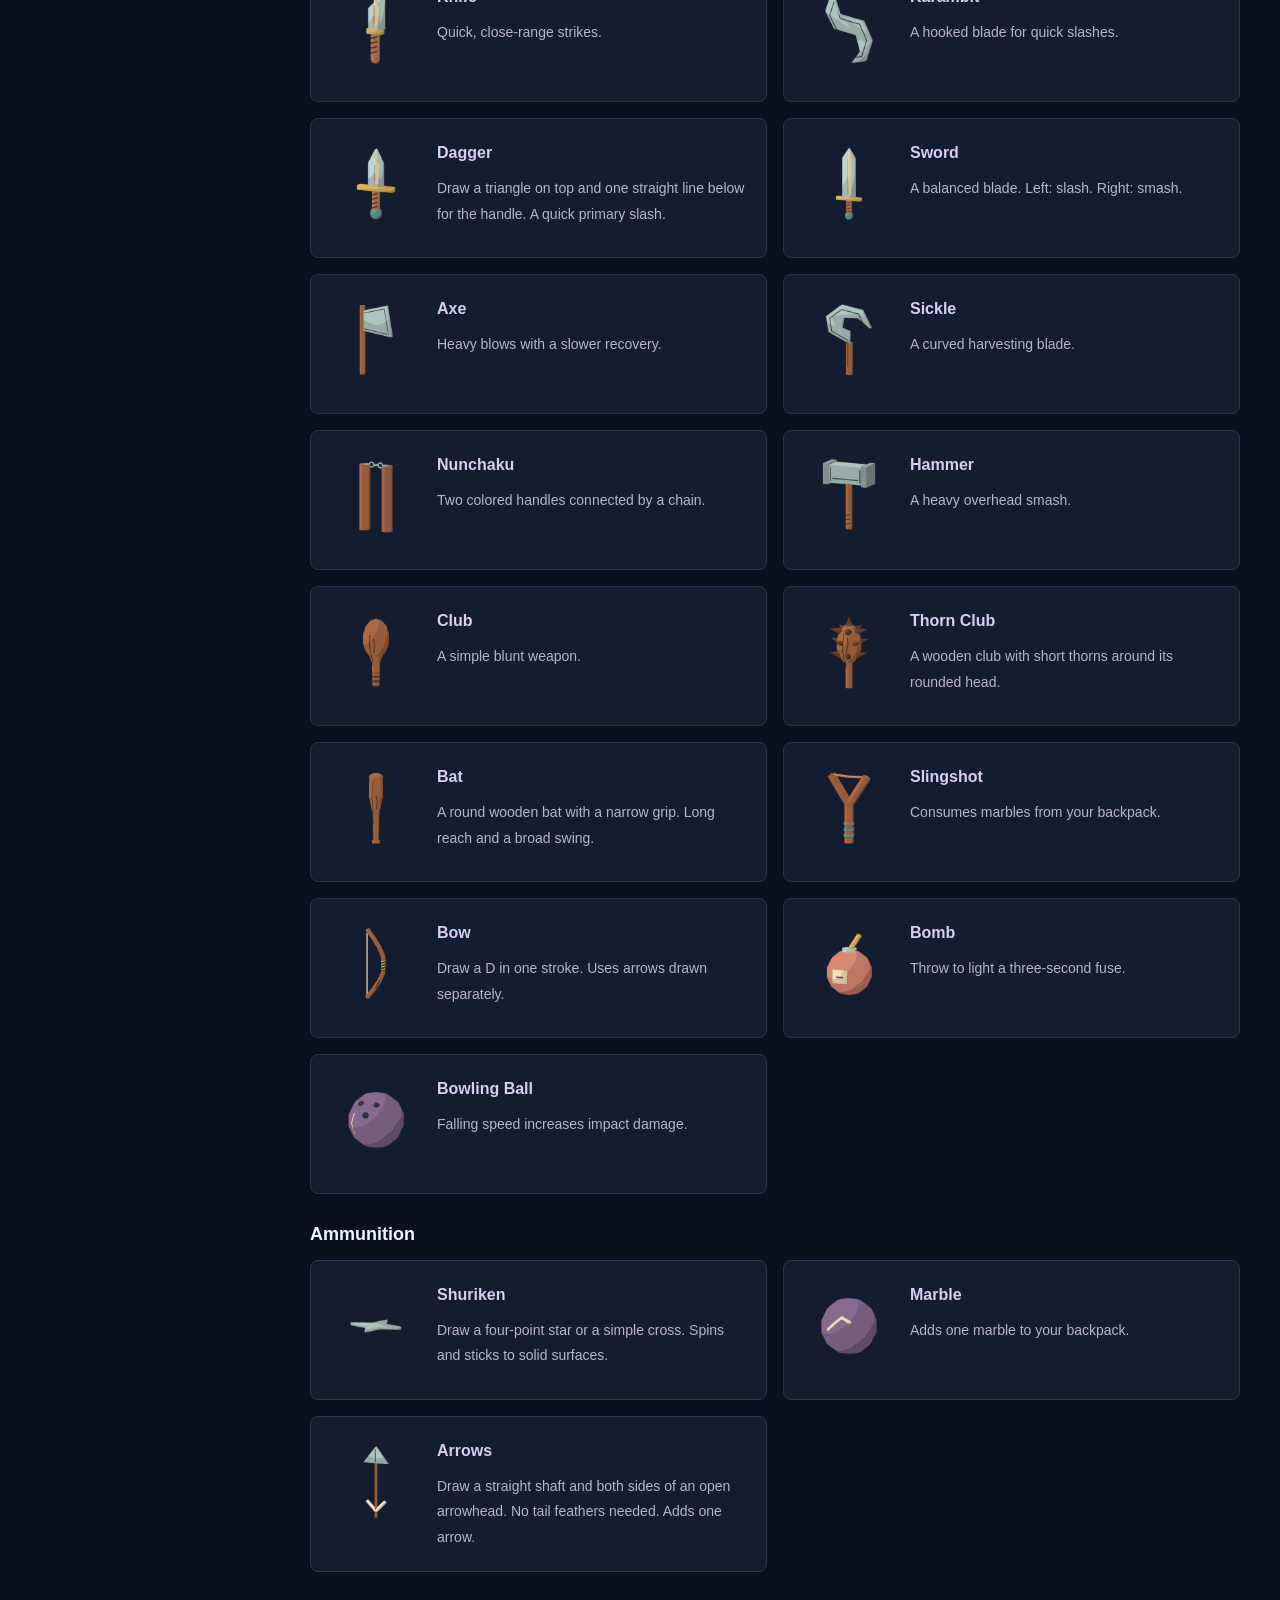
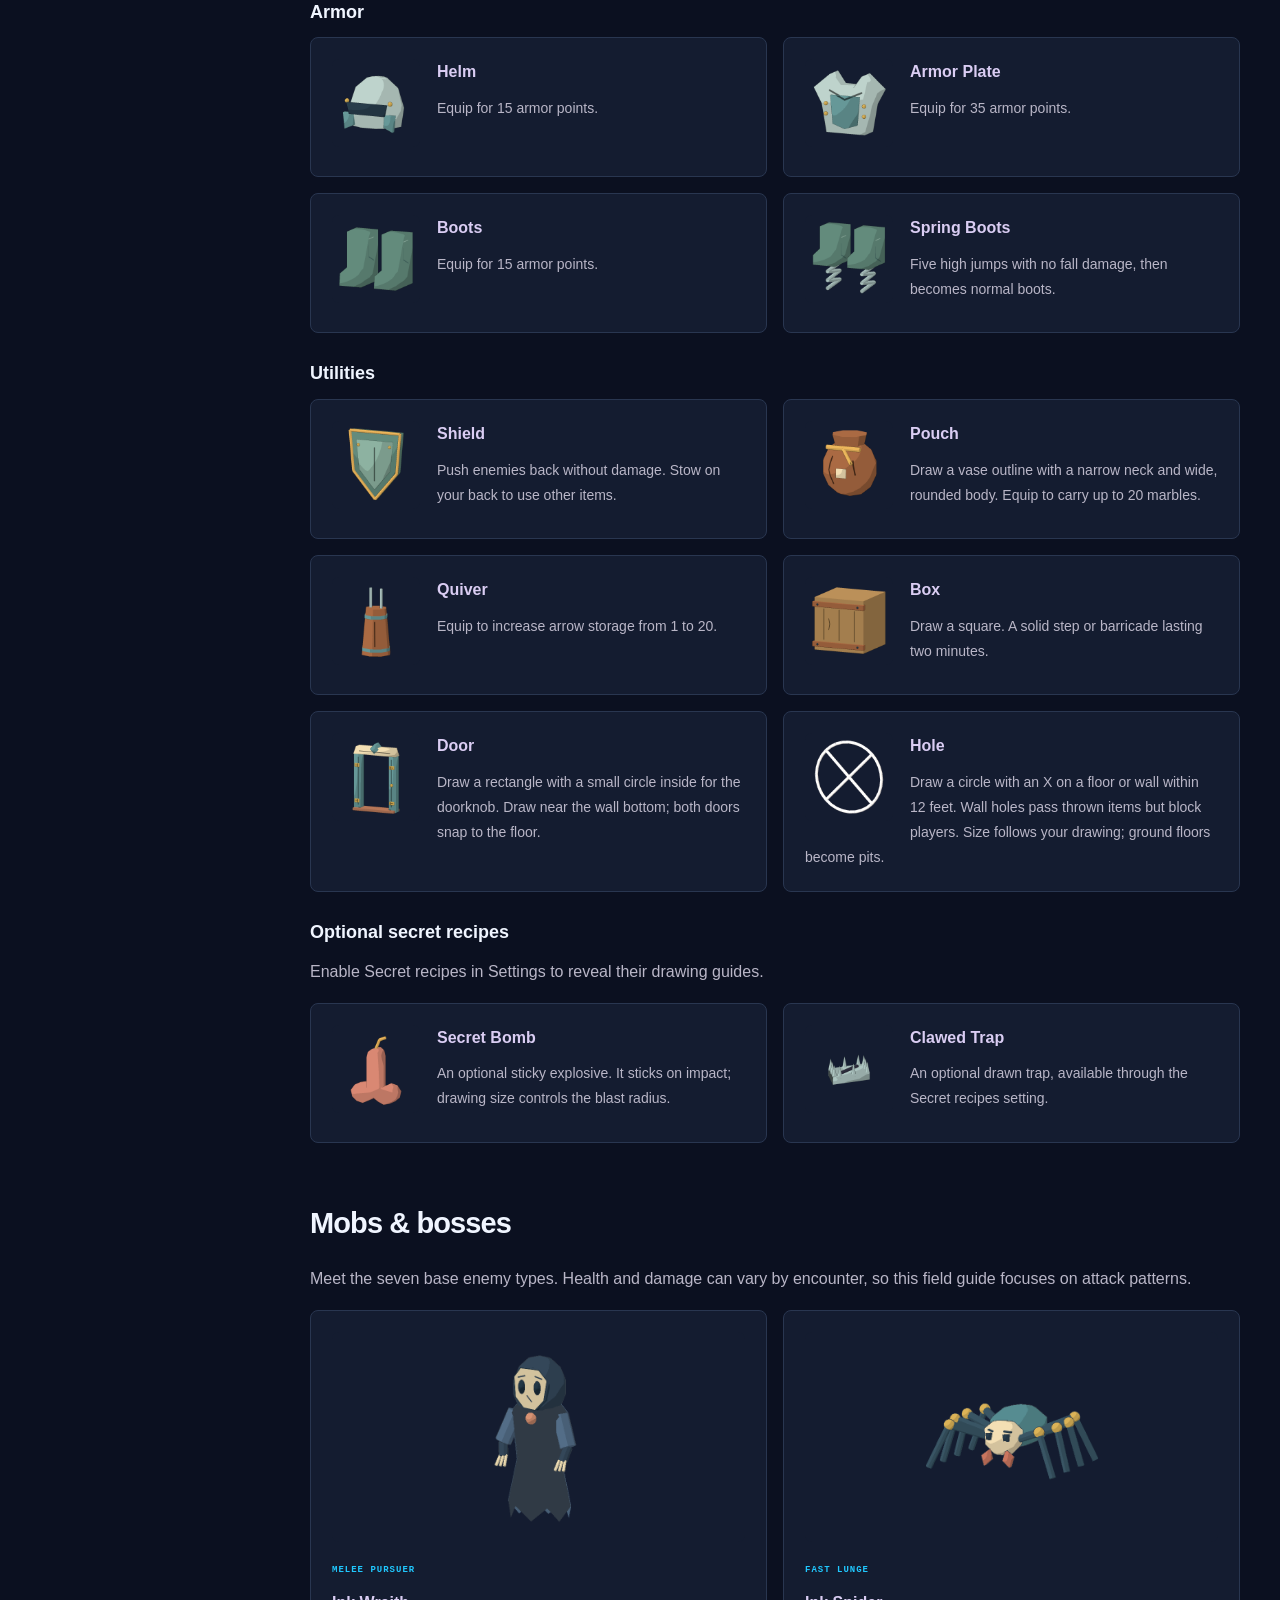
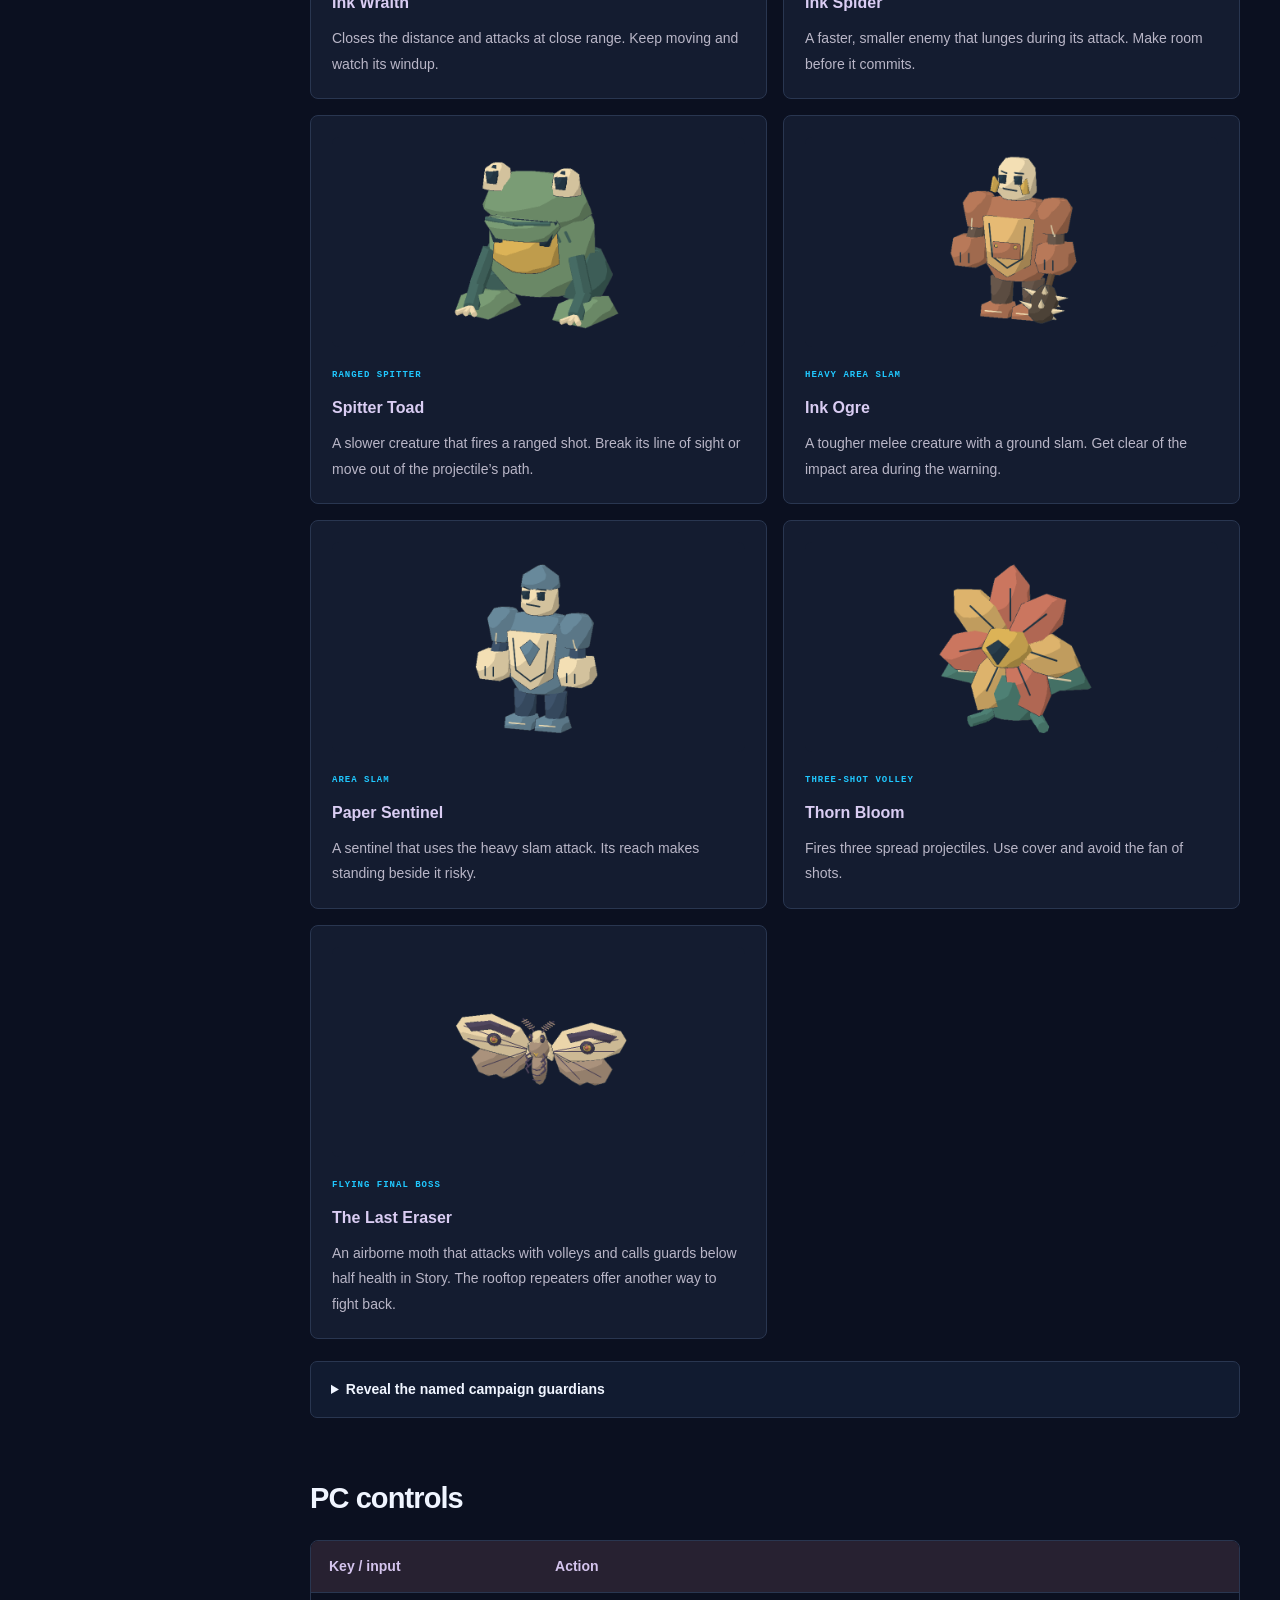
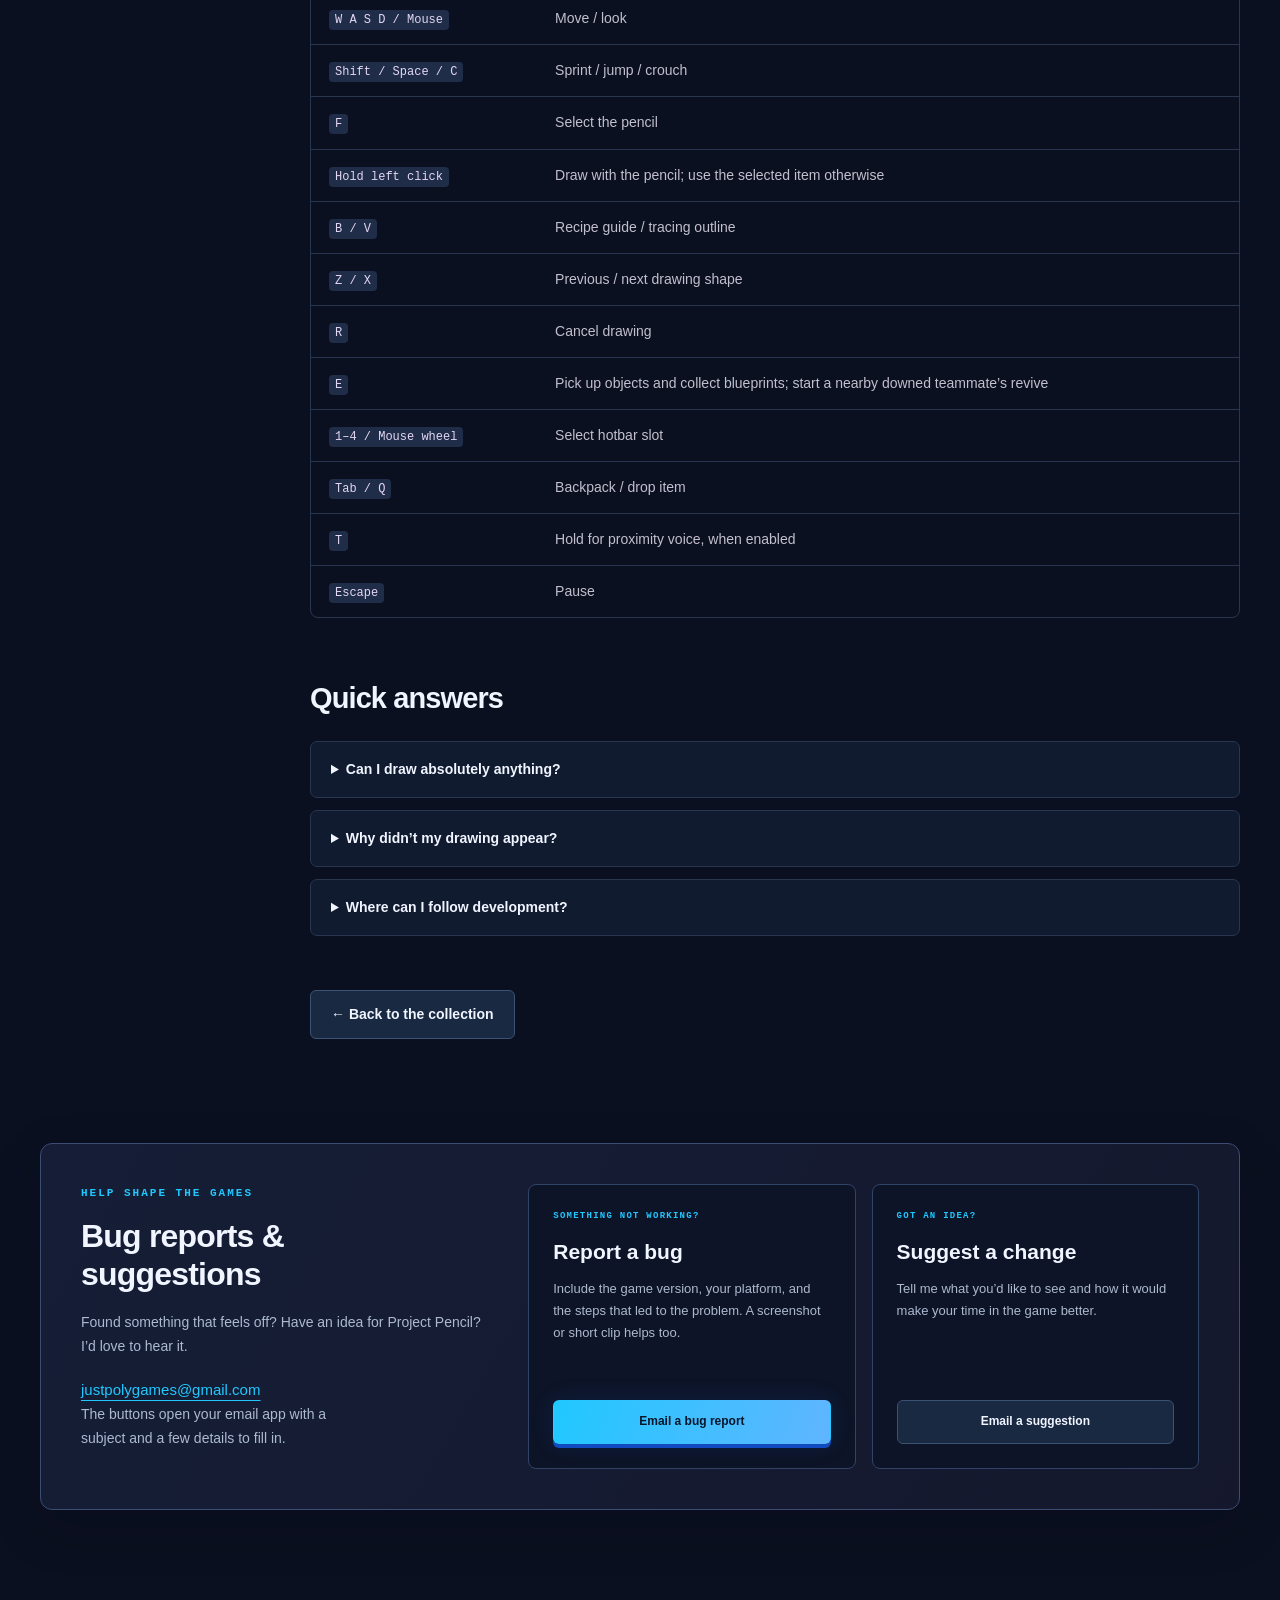
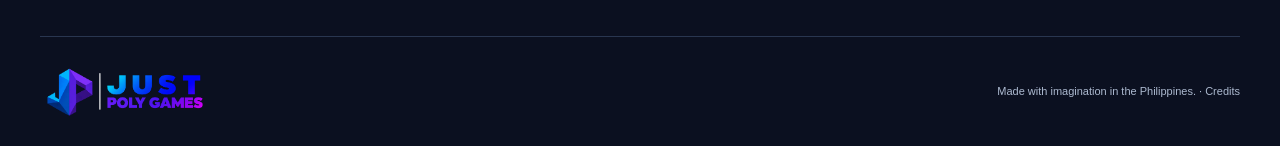
<file: games/project-pencil/index.html>
<!DOCTYPE html>

<html lang="en"><head>
<meta charset="utf-8"/>
<meta content="width=device-width, initial-scale=1" name="viewport"/>
<title>Project Pencil — Drawing Adventure &amp; Game Guide | Just Poly Games</title>
<meta content="Discover Project Pencil, a first-person drawing adventure. Learn how to draw tools and weapons, explore the story, and find game modes, controls, and tips." name="description"/>
<meta content="Anthony, Just Poly Games" name="author"/>
<meta content="index, follow, max-image-preview:large" name="robots"/>
<meta content="#0b1020" name="theme-color"/>
<link href="https://justpolygames.github.io/games/project-pencil/" rel="canonical"/>
<meta content="website" property="og:type"/>
<meta content="Just Poly Games" property="og:site_name"/>
<meta content="en_PH" property="og:locale"/>
<meta content="Project Pencil — Drawing Adventure &amp; Game Guide | Just Poly Games" property="og:title"/>
<meta content="Discover Project Pencil, a first-person drawing adventure. Learn how to draw tools and weapons, explore the story, and find game modes, controls, and tips." property="og:description"/>
<meta content="https://justpolygames.github.io/games/project-pencil/" property="og:url"/>
<meta content="https://justpolygames.github.io/assets/project-pencil.png" property="og:image"/>
<meta content="Project Pencil — Draw your way through" property="og:image:alt"/>
<meta content="image/png" property="og:image:type"/>
<meta content="630" property="og:image:width"/>
<meta content="500" property="og:image:height"/>
<meta content="summary" name="twitter:card"/>
<meta content="Project Pencil — Drawing Adventure &amp; Game Guide | Just Poly Games" name="twitter:title"/>
<meta content="Discover Project Pencil, a first-person drawing adventure. Learn how to draw tools and weapons, explore the story, and find game modes, controls, and tips." name="twitter:description"/>
<meta content="https://justpolygames.github.io/assets/project-pencil.png" name="twitter:image"/>
<meta content="Project Pencil — Draw your way through" name="twitter:image:alt"/>
<link href="/assets/just-poly-icon.png" rel="icon" type="image/png"/>
<link href="/style.css?v=4c6f703e5e93" rel="stylesheet"/>
<script defer="" src="/site.js?v=4e0687dd5b8b"></script>
<script type="application/ld+json">
{
  "@context": "https://schema.org",
  "@graph": [
    {
      "@type": "Organization",
      "@id": "https://justpolygames.github.io/#studio",
      "name": "Just Poly Games",
      "url": "https://justpolygames.github.io/",
      "logo": "https://justpolygames.github.io/assets/just-poly-icon.png",
      "sameAs": [
        "https://github.com/justpolygames",
        "https://justpolygames.itch.io/"
      ]
    },
    {
      "@type": "WebSite",
      "@id": "https://justpolygames.github.io/#website",
      "name": "Just Poly Games",
      "url": "https://justpolygames.github.io/",
      "publisher": {
        "@id": "https://justpolygames.github.io/#studio"
      },
      "inLanguage": "en"
    },
    {
      "@type": "WebPage",
      "@id": "https://justpolygames.github.io/games/project-pencil/#webpage",
      "url": "https://justpolygames.github.io/games/project-pencil/",
      "name": "Project Pencil — Drawing Adventure & Game Guide | Just Poly Games",
      "description": "Discover Project Pencil, a first-person drawing adventure. Learn how to draw tools and weapons, explore the story, and find game modes, controls, and tips.",
      "isPartOf": {
        "@id": "https://justpolygames.github.io/#website"
      },
      "inLanguage": "en",
      "primaryImageOfPage": {
        "@type": "ImageObject",
        "url": "https://justpolygames.github.io/assets/project-pencil.png"
      },
      "about": {
        "@id": "https://justpolygames.github.io/games/project-pencil/#game"
      },
      "breadcrumb": {
        "@id": "https://justpolygames.github.io/games/project-pencil/#breadcrumbs"
      }
    },
    {
      "@type": "VideoGame",
      "@id": "https://justpolygames.github.io/games/project-pencil/#game",
      "name": "Project Pencil",
      "url": "https://justpolygames.github.io/games/project-pencil/",
      "description": "Discover Project Pencil, a first-person drawing adventure. Learn how to draw tools and weapons, explore the story, and find game modes, controls, and tips.",
      "image": "https://justpolygames.github.io/assets/project-pencil.png",
      "author": {
        "@id": "https://justpolygames.github.io/#studio"
      },
      "gamePlatform": "PC",
      "genre": "First-person drawing adventure",
      "inLanguage": "en"
    },
    {
      "@type": "BreadcrumbList",
      "@id": "https://justpolygames.github.io/games/project-pencil/#breadcrumbs",
      "itemListElement": [
        {
          "@type": "ListItem",
          "position": 1,
          "name": "Just Poly Games",
          "item": "https://justpolygames.github.io/"
        },
        {
          "@type": "ListItem",
          "position": 2,
          "name": "Project Pencil",
          "item": "https://justpolygames.github.io/games/project-pencil/"
        }
      ]
    }
  ]
}
</script>
</head>
<body><a class="skip" href="#main">Skip to content</a><header class="site-header"><div class="wrap header-inner"><a aria-label="Just Poly Games home" class="brand" href="/"><img alt="Just Poly Games" class="brand-logo" height="724" src="/assets/just-poly-games.png?v=53f25c708ec6" width="2172"/></a><nav aria-label="Main navigation"><a href="/#games">Games</a><a href="/#about">About</a><a href="#contact">Contact</a><a class="nav-external" href="https://justpolygames.itch.io/" rel="noopener noreferrer" target="_blank">itch.io <span aria-hidden="true">↗</span></a></nav></div></header><main class="wrap wiki" id="main"><a class="back-link" href="/#games">← Back to all games</a><section class="wiki-hero project-pencil"><div><p class="eyebrow">GAME GUIDE / DRAWING ADVENTURE</p><h1>Project Pencil</h1><p class="wiki-tagline">Draw your way through.</p><p>A first-person adventure where your sketches become tools, weapons, and new ways forward.</p><div class="tags"><span>IN DEVELOPMENT</span><span>PC</span></div><div aria-label="Get Project Pencil" class="store-buttons"><a class="store-button" href="https://justpolygames.itch.io/project-pencil" rel="noopener noreferrer" target="_blank"><span aria-hidden="true" class="store-icon"><img alt="" height="22" src="/assets/platforms/itchdotio.svg" width="22"/></span><span class="store-label">itch.io</span><span aria-hidden="true" class="store-action">Go to itch.io <span>↗</span></span></a><button aria-disabled="true" aria-label="Steam — unavailable" class="store-button store-button--steam" disabled="" tabindex="-1" title="Not available yet" type="button"><span aria-hidden="true" class="store-icon"><img alt="" height="22" src="/assets/platforms/steam.svg" width="22"/></span><span class="store-label">Steam</span></button><button aria-disabled="true" aria-label="Epic Games — unavailable" class="store-button store-button--epic" disabled="" tabindex="-1" title="Not available yet" type="button"><span aria-hidden="true" class="store-icon"><img alt="" height="22" src="/assets/platforms/epicgames.svg" width="22"/></span><span class="store-label">Epic Games</span></button></div></div><img alt="Project Pencil game artwork" height="500" src="/assets/project-pencil.png" width="630"/></section><div class="wiki-layout"><aside><nav aria-label="On this page" class="wiki-nav"><p class="eyebrow">FIELD GUIDE</p><a href="#overview">The idea</a><a href="#mechanics">From a sketch to a solution</a><a href="#equipment">Tools &amp; inventory</a><a href="#story">Story: The Missing Author</a><a href="#modes">Ways to play</a><a href="#items">Items &amp; recipes</a><a href="#mobs">Mobs &amp; bosses</a><a href="#controls">PC controls</a><a href="#faq">Quick answers</a><a href="/#games">← Game collection</a></nav></aside><div class="wiki-content"><p class="dev-note">A guide to the current development version. Mechanics and balancing may change as the game grows.</p><section class="wiki-section" id="overview"><h2>The idea</h2><p>What if the thing you needed was only a sketch away? Project Pencil is a first-person drawing adventure where recognizable shapes become real objects in the world. Discover blueprints, bring your drawings to life, and use them to explore and survive.</p><p>Start with <strong>Learn to Draw</strong>: select a map, then choose <strong>Guided lesson</strong> for the five-step tutorial or <strong>Start practice</strong> for free drawing with standard recipes unlocked. Then enter <strong>The Missing Author</strong> or try multiplayer.</p></section><section class="wiki-section" id="mechanics"><h2>From a sketch to a solution</h2><div class="info-grid"><article class="info-card"><h3>01 / Discover</h3><p>Find blueprints to learn new drawings. Story introduces tools as you progress; other modes have their own unlock rules.</p></article><article class="info-card"><h3>02 / Draw</h3><p>Select your pencil with F. Hold left click and trace a recipe shape. Release and pause for half a second to finish. Close-together strokes combine into one drawing.</p></article><article class="info-card"><h3>03 / Bring it to life</h3><p>A recognized recipe creates an object. Each successful creation uses 25 drawing energy, which recovers over time.</p></article><article class="info-card"><h3>04 / Make it count</h3><p>Collect the object with E, then use it in the world. Draw weapons, protection, ammunition, and ways through the environment.</p></article></div><h3>Drawing tips</h3><p>Recognition uses predefined recipes, rather than turning any image into an object. Moderate tilt and size variation are accepted. Open the guide with B and use V for the tracing outline. Z and X change the selected drawing. R cancels a sketch.</p></section><section class="wiki-section" id="equipment"><h2>Tools &amp; inventory</h2><div class="info-grid"><article class="info-card"><h3>Weapons &amp; ammunition</h3><p>Swords, hammers, bows, and slingshots turn sketches into combat tools. Draw and collect ammunition separately; hold and release to fire a slingshot.</p></article><article class="info-card"><h3>Wearable equipment</h3><p>Hold an armor item and use it to equip it. Discover equipment such as helmets, armor plates, quivers, and pouches.</p></article><article class="info-card"><h3>Doors &amp; holes</h3><p>Draw a Door to progress through cleared Story dungeons. World doors and holes are temporary; their placement determines where they open.</p></article><article class="info-card"><h3>Your backpack</h3><p>Use the four-slot hotbar and eight-slot Backpack. The pencil stays in slot 1. Click two Backpack slots to swap their contents.</p></article></div></section><section class="wiki-section" id="story"><h2>Story: The Missing Author</h2><p>Follow a five-map chapter through <strong>The Workshop → The Stacks → The Foundry → The Glasshouse → The Observatory</strong>. Collect the first Sword and Door blueprints in the Workshop, then draw your way into the dungeons.</p><p>Clear enemies, defeat each guardian, and complete the tool trial before drawing the exit Door. Named maps act as checkpoints. Later areas introduce more tools, leading to the rooftop final encounter at the Observatory.</p><details><summary>Reveal the guardians and final encounter</summary><p>The four dungeon guardians are the Crypt Ogre, Archive Widow, Foundry Toad King, and Glasshouse Reaper. The final rooftop enemy is the Last Eraser, an airborne moth that attacks with volleys and calls guards below half health.</p></details></section><section class="wiki-section" id="modes"><h2>Ways to play</h2><div class="info-grid"><article class="info-card"><h3>Learn to Draw &amp; Story</h3><p>Choose a map for a Guided lesson or Start practice. Free practice restores 10 drawing energy per second. Then follow The Missing Author through its connected maps and dungeons.</p></article><article class="info-card"><h3>Defense / 1–5 players</h3><p>Team up to defend the Spark in cooperative combat. Drawing and preparation help your group survive.</p></article><article class="info-card"><h3>Clash / 2–5 per team</h3><p>Fight in teams with starting floors assigned between the ground level and rooftop.</p></article><article class="info-card"><h3>Purge / 4–10 players</h3><p>Be the last survivor in five connected map sections. The safe zone contracts, with no respawns. Eliminated players spectate.</p></article></div><p>Multiplayer offers local-network and online rooms in configured builds. Everyone needs a matching game version, and the host must stay connected.</p></section><section class="wiki-section" id="items"><h2>Items &amp; drawing recipes</h2><p>All <strong>30 drawable recipes</strong>, plus your permanent Pencil. The names and descriptions below follow the in-game recipe guide. Blueprint availability depends on the mode and your progress.</p><h3>Permanent</h3><div class="info-grid item-list"><article class="info-card item-card" id="item-pencil"><img alt="" class="item-portrait" decoding="async" height="512" loading="lazy" src="/assets/item-images/pencil.png" width="512"/><h4>Pencil</h4><p>Your one permanent tool. Draw an idea into existence.</p></article></div><h3>Weapons</h3><div class="info-grid item-list"><article class="info-card item-card" id="item-knife"><img alt="" class="item-portrait" decoding="async" height="512" loading="lazy" src="/assets/item-images/knife.png" width="512"/><h4>Knife</h4><p>Quick, close-range strikes.</p></article><article class="info-card item-card" id="item-karambit"><img alt="" class="item-portrait" decoding="async" height="512" loading="lazy" src="/assets/item-images/karambit.png" width="512"/><h4>Karambit</h4><p>A hooked blade for quick slashes.</p></article><article class="info-card item-card" id="item-dagger"><img alt="" class="item-portrait" decoding="async" height="512" loading="lazy" src="/assets/item-images/dagger.png" width="512"/><h4>Dagger</h4><p>Draw a triangle on top and one straight line below for the handle. A quick primary slash.</p></article><article class="info-card item-card" id="item-sword"><img alt="" class="item-portrait" decoding="async" height="512" loading="lazy" src="/assets/item-images/sword.png" width="512"/><h4>Sword</h4><p>A balanced blade. Left: slash. Right: smash.</p></article><article class="info-card item-card" id="item-axe"><img alt="" class="item-portrait" decoding="async" height="512" loading="lazy" src="/assets/item-images/axe.png" width="512"/><h4>Axe</h4><p>Heavy blows with a slower recovery.</p></article><article class="info-card item-card" id="item-sickle"><img alt="" class="item-portrait" decoding="async" height="512" loading="lazy" src="/assets/item-images/sickle.png" width="512"/><h4>Sickle</h4><p>A curved harvesting blade.</p></article><article class="info-card item-card" id="item-nunchuck"><img alt="" class="item-portrait" decoding="async" height="512" loading="lazy" src="/assets/item-images/nunchuck.png" width="512"/><h4>Nunchaku</h4><p>Two colored handles connected by a chain.</p></article><article class="info-card item-card" id="item-hammer"><img alt="" class="item-portrait" decoding="async" height="512" loading="lazy" src="/assets/item-images/hammer.png" width="512"/><h4>Hammer</h4><p>A heavy overhead smash.</p></article><article class="info-card item-card" id="item-club"><img alt="" class="item-portrait" decoding="async" height="512" loading="lazy" src="/assets/item-images/club.png" width="512"/><h4>Club</h4><p>A simple blunt weapon.</p></article><article class="info-card item-card" id="item-thorn_club"><img alt="" class="item-portrait" decoding="async" height="512" loading="lazy" src="/assets/item-images/thorn_club.png" width="512"/><h4>Thorn Club</h4><p>A wooden club with short thorns around its rounded head.</p></article><article class="info-card item-card" id="item-bat"><img alt="" class="item-portrait" decoding="async" height="512" loading="lazy" src="/assets/item-images/bat.png" width="512"/><h4>Bat</h4><p>A round wooden bat with a narrow grip. Long reach and a broad swing.</p></article><article class="info-card item-card" id="item-slingshot"><img alt="" class="item-portrait" decoding="async" height="512" loading="lazy" src="/assets/item-images/slingshot.png" width="512"/><h4>Slingshot</h4><p>Consumes marbles from your backpack.</p></article><article class="info-card item-card" id="item-bow"><img alt="" class="item-portrait" decoding="async" height="512" loading="lazy" src="/assets/item-images/bow.png" width="512"/><h4>Bow</h4><p>Draw a D in one stroke. Uses arrows drawn separately.</p></article><article class="info-card item-card" id="item-bomb"><img alt="" class="item-portrait" decoding="async" height="512" loading="lazy" src="/assets/item-images/bomb.png" width="512"/><h4>Bomb</h4><p>Throw to light a three-second fuse.</p></article><article class="info-card item-card" id="item-bowling_ball"><img alt="" class="item-portrait" decoding="async" height="512" loading="lazy" src="/assets/item-images/bowling_ball.png" width="512"/><h4>Bowling Ball</h4><p>Falling speed increases impact damage.</p></article></div><h3>Ammunition</h3><div class="info-grid item-list"><article class="info-card item-card" id="item-shuriken"><img alt="" class="item-portrait" decoding="async" height="512" loading="lazy" src="/assets/item-images/shuriken.png" width="512"/><h4>Shuriken</h4><p>Draw a four-point star or a simple cross. Spins and sticks to solid surfaces.</p></article><article class="info-card item-card" id="item-pebbles"><img alt="" class="item-portrait" decoding="async" height="512" loading="lazy" src="/assets/item-images/pebbles.png" width="512"/><h4>Marble</h4><p>Adds one marble to your backpack.</p></article><article class="info-card item-card" id="item-arrows"><img alt="" class="item-portrait" decoding="async" height="512" loading="lazy" src="/assets/item-images/arrows.png" width="512"/><h4>Arrows</h4><p>Draw a straight shaft and both sides of an open arrowhead. No tail feathers needed. Adds one arrow.</p></article></div><h3>Armor</h3><div class="info-grid item-list"><article class="info-card item-card" id="item-helm"><img alt="" class="item-portrait" decoding="async" height="512" loading="lazy" src="/assets/item-images/helm.png" width="512"/><h4>Helm</h4><p>Equip for 15 armor points.</p></article><article class="info-card item-card" id="item-plate"><img alt="" class="item-portrait" decoding="async" height="512" loading="lazy" src="/assets/item-images/plate.png" width="512"/><h4>Armor Plate</h4><p>Equip for 35 armor points.</p></article><article class="info-card item-card" id="item-boots"><img alt="" class="item-portrait" decoding="async" height="512" loading="lazy" src="/assets/item-images/boots.png" width="512"/><h4>Boots</h4><p>Equip for 15 armor points.</p></article><article class="info-card item-card" id="item-spring_boots"><img alt="" class="item-portrait" decoding="async" height="512" loading="lazy" src="/assets/item-images/spring_boots.png" width="512"/><h4>Spring Boots</h4><p>Five high jumps with no fall damage, then becomes normal boots.</p></article></div><h3>Utilities</h3><div class="info-grid item-list"><article class="info-card item-card" id="item-shield"><img alt="" class="item-portrait" decoding="async" height="512" loading="lazy" src="/assets/item-images/shield.png" width="512"/><h4>Shield</h4><p>Push enemies back without damage. Stow on your back to use other items.</p></article><article class="info-card item-card" id="item-pouch"><img alt="" class="item-portrait" decoding="async" height="512" loading="lazy" src="/assets/item-images/pouch.png" width="512"/><h4>Pouch</h4><p>Draw a vase outline with a narrow neck and wide, rounded body. Equip to carry up to 20 marbles.</p></article><article class="info-card item-card" id="item-quiver"><img alt="" class="item-portrait" decoding="async" height="512" loading="lazy" src="/assets/item-images/quiver.png" width="512"/><h4>Quiver</h4><p>Equip to increase arrow storage from 1 to 20.</p></article><article class="info-card item-card" id="item-box"><img alt="" class="item-portrait" decoding="async" height="512" loading="lazy" src="/assets/item-images/box.png" width="512"/><h4>Box</h4><p>Draw a square. A solid step or barricade lasting two minutes.</p></article><article class="info-card item-card" id="item-portal"><img alt="" class="item-portrait" decoding="async" height="512" loading="lazy" src="/assets/item-images/portal.png" width="512"/><h4>Door</h4><p>Draw a rectangle with a small circle inside for the doorknob. Draw near the wall bottom; both doors snap to the floor.</p></article><article class="info-card item-card" id="item-hole"><img alt="" class="item-portrait" decoding="async" height="512" loading="lazy" src="/assets/item-images/hole.png" width="512"/><h4>Hole</h4><p>Draw a circle with an X on a floor or wall within 12 feet. Wall holes pass thrown items but block players. Size follows your drawing; ground floors become pits.</p></article></div><h3>Optional secret recipes</h3><p>Enable Secret recipes in Settings to reveal their drawing guides.</p><div class="info-grid item-list"><article class="info-card item-card" id="item-secret_bomb"><img alt="" class="item-portrait" decoding="async" height="512" loading="lazy" src="/assets/item-images/secret_bomb.png" width="512"/><h4>Secret Bomb</h4><p>An optional sticky explosive. It sticks on impact; drawing size controls the blast radius.</p></article><article class="info-card item-card" id="item-claw_trap"><img alt="" class="item-portrait" decoding="async" height="512" loading="lazy" src="/assets/item-images/claw_trap.png" width="512"/><h4>Clawed Trap</h4><p>An optional drawn trap, available through the Secret recipes setting.</p></article></div></section><section class="wiki-section" id="mobs"><h2>Mobs &amp; bosses</h2><p>Meet the seven base enemy types. Health and damage can vary by encounter, so this field guide focuses on attack patterns.</p><div class="info-grid mob-list"><article class="info-card mob-card"><img alt="" class="mob-portrait" decoding="async" height="512" loading="lazy" src="/assets/mob-images/project-pencil-wraith.png" width="512"/><p class="eyebrow">MELEE PURSUER</p><h3>Ink Wraith</h3><p>Closes the distance and attacks at close range. Keep moving and watch its windup.</p></article><article class="info-card mob-card"><img alt="" class="mob-portrait" decoding="async" height="512" loading="lazy" src="/assets/mob-images/project-pencil-skitter.png" width="512"/><p class="eyebrow">FAST LUNGE</p><h3>Ink Spider</h3><p>A faster, smaller enemy that lunges during its attack. Make room before it commits.</p></article><article class="info-card mob-card"><img alt="" class="mob-portrait" decoding="async" height="512" loading="lazy" src="/assets/mob-images/project-pencil-spitter.png" width="512"/><p class="eyebrow">RANGED SPITTER</p><h3>Spitter Toad</h3><p>A slower creature that fires a ranged shot. Break its line of sight or move out of the projectile’s path.</p></article><article class="info-card mob-card"><img alt="" class="mob-portrait" decoding="async" height="512" loading="lazy" src="/assets/mob-images/project-pencil-brute.png" width="512"/><p class="eyebrow">HEAVY AREA SLAM</p><h3>Ink Ogre</h3><p>A tougher melee creature with a ground slam. Get clear of the impact area during the warning.</p></article><article class="info-card mob-card"><img alt="" class="mob-portrait" decoding="async" height="512" loading="lazy" src="/assets/mob-images/project-pencil-sentinel.png" width="512"/><p class="eyebrow">AREA SLAM</p><h3>Paper Sentinel</h3><p>A sentinel that uses the heavy slam attack. Its reach makes standing beside it risky.</p></article><article class="info-card mob-card"><img alt="" class="mob-portrait" decoding="async" height="512" loading="lazy" src="/assets/mob-images/project-pencil-thorn.png" width="512"/><p class="eyebrow">THREE-SHOT VOLLEY</p><h3>Thorn Bloom</h3><p>Fires three spread projectiles. Use cover and avoid the fan of shots.</p></article><article class="info-card mob-card"><img alt="" class="mob-portrait" decoding="async" height="512" loading="lazy" src="/assets/mob-images/project-pencil-eraser.png" width="512"/><p class="eyebrow">FLYING FINAL BOSS</p><h3>The Last Eraser</h3><p>An airborne moth that attacks with volleys and calls guards below half health in Story. The rooftop repeaters offer another way to fight back.</p></article></div><details><summary>Reveal the named campaign guardians</summary><ul class="boss-list"><li><img alt="" decoding="async" height="72" loading="lazy" src="/assets/mob-images/project-pencil-brute.png" width="72"/><span><strong>Crypt Ogre</strong> — Heavy slam guardian.</span></li><li><img alt="" decoding="async" height="72" loading="lazy" src="/assets/mob-images/project-pencil-skitter.png" width="72"/><span><strong>Archive Widow</strong> — Lunging spider guardian.</span></li><li><img alt="" decoding="async" height="72" loading="lazy" src="/assets/mob-images/project-pencil-spitter.png" width="72"/><span><strong>Foundry Toad King</strong> — Ranged toad guardian.</span></li><li><img alt="" decoding="async" height="72" loading="lazy" src="/assets/mob-images/project-pencil-wraith.png" width="72"/><span><strong>Glasshouse Reaper</strong> — Melee wraith guardian.</span></li></ul><p>These four dungeon guardians lead to the Last Eraser rooftop encounter.</p></details></section><section class="wiki-section" id="controls"><h2>PC controls</h2><div class="table-scroll"><table><thead><tr><th scope="col">Key / input</th><th scope="col">Action</th></tr></thead><tbody><tr><td><kbd>W A S D / Mouse</kbd></td><td>Move / look</td></tr><tr><td><kbd>Shift / Space / C</kbd></td><td>Sprint / jump / crouch</td></tr><tr><td><kbd>F</kbd></td><td>Select the pencil</td></tr><tr><td><kbd>Hold left click</kbd></td><td>Draw with the pencil; use the selected item otherwise</td></tr><tr><td><kbd>B / V</kbd></td><td>Recipe guide / tracing outline</td></tr><tr><td><kbd>Z / X</kbd></td><td>Previous / next drawing shape</td></tr><tr><td><kbd>R</kbd></td><td>Cancel drawing</td></tr><tr><td><kbd>E</kbd></td><td>Pick up objects and collect blueprints; start a nearby downed teammate’s revive</td></tr><tr><td><kbd>1–4 / Mouse wheel</kbd></td><td>Select hotbar slot</td></tr><tr><td><kbd>Tab / Q</kbd></td><td>Backpack / drop item</td></tr><tr><td><kbd>T</kbd></td><td>Hold for proximity voice, when enabled</td></tr><tr><td><kbd>Escape</kbd></td><td>Pause</td></tr></tbody></table></div></section><section class="wiki-section" id="faq"><h2>Quick answers</h2><details><summary>Can I draw absolutely anything?</summary><p>The game recognizes a catalog of 30 predefined recipes. Your sketch must match a known shape; it is not an unrestricted image-to-object system.</p></details><details><summary>Why didn’t my drawing appear?</summary><p>Check that you know the blueprint, have enough drawing energy, and followed its shape. Release the mouse and give the game half a second to recognize it.</p></details><details><summary>Where can I follow development?</summary><p>Visit <a href="https://justpolygames.itch.io/" rel="noopener noreferrer" target="_blank">Just Poly Games on itch.io</a> for the studio’s updates and available projects.</p></details></section><a class="button secondary" href="/#games">← Back to the collection</a></div></div><section aria-labelledby="feedback-heading" class="wrap contact-section" id="contact">
<div class="feedback-panel">
<div class="feedback-intro"><p class="eyebrow">HELP SHAPE THE GAMES</p><h2 id="feedback-heading">Bug reports &amp;<br class="feedback-break"/> suggestions</h2><p>Found something that feels off? Have an idea for Project Pencil? I’d love to hear it.</p><a class="feedback-email" href="mailto:justpolygames@gmail.com">justpolygames@gmail.com</a><p class="feedback-note">The buttons open your email app with a subject and a few details to fill in.</p></div>
<div class="feedback-options"><article class="feedback-card"><p class="eyebrow">SOMETHING NOT WORKING?</p><h3>Report a bug</h3><p>Include the game version, your platform, and the steps that led to the problem. A screenshot or short clip helps too.</p><a class="button primary" href="mailto:justpolygames@gmail.com?subject=%5BProject%20Pencil%5D%20Bug%20report%3A%20&amp;body=Game%3A%20Project%20Pencil%0AVersion%3A%20%0APlatform%3A%20%0A%0AWhat%20happened%3A%20%0A%0ASteps%20to%20reproduce%3A%20%0A1.%20%0A%0AExpected%20result%3A%20%0A">Email a bug report</a></article><article class="feedback-card"><p class="eyebrow">GOT AN IDEA?</p><h3>Suggest a change</h3><p>Tell me what you’d like to see and how it would make your time in the game better.</p><a class="button secondary" href="mailto:justpolygames@gmail.com?subject=%5BProject%20Pencil%5D%20Suggestion%3A%20&amp;body=Game%3A%20Project%20Pencil%0AVersion%3A%20%0APlatform%3A%20%0A%0AMy%20suggestion%3A%20%0A%0AWhy%20it%20would%20help%3A%20%0A">Email a suggestion</a></article></div>
</div></section></main><footer class="wrap footer"><a aria-label="Just Poly Games home" class="brand" href="/"><img alt="Just Poly Games" class="brand-logo" height="724" src="/assets/just-poly-games.png?v=53f25c708ec6" width="2172"/></a><span>Made with imagination in the Philippines. · <a href="/credits/#project-pencil">Credits</a></span></footer></body></html>
</file>
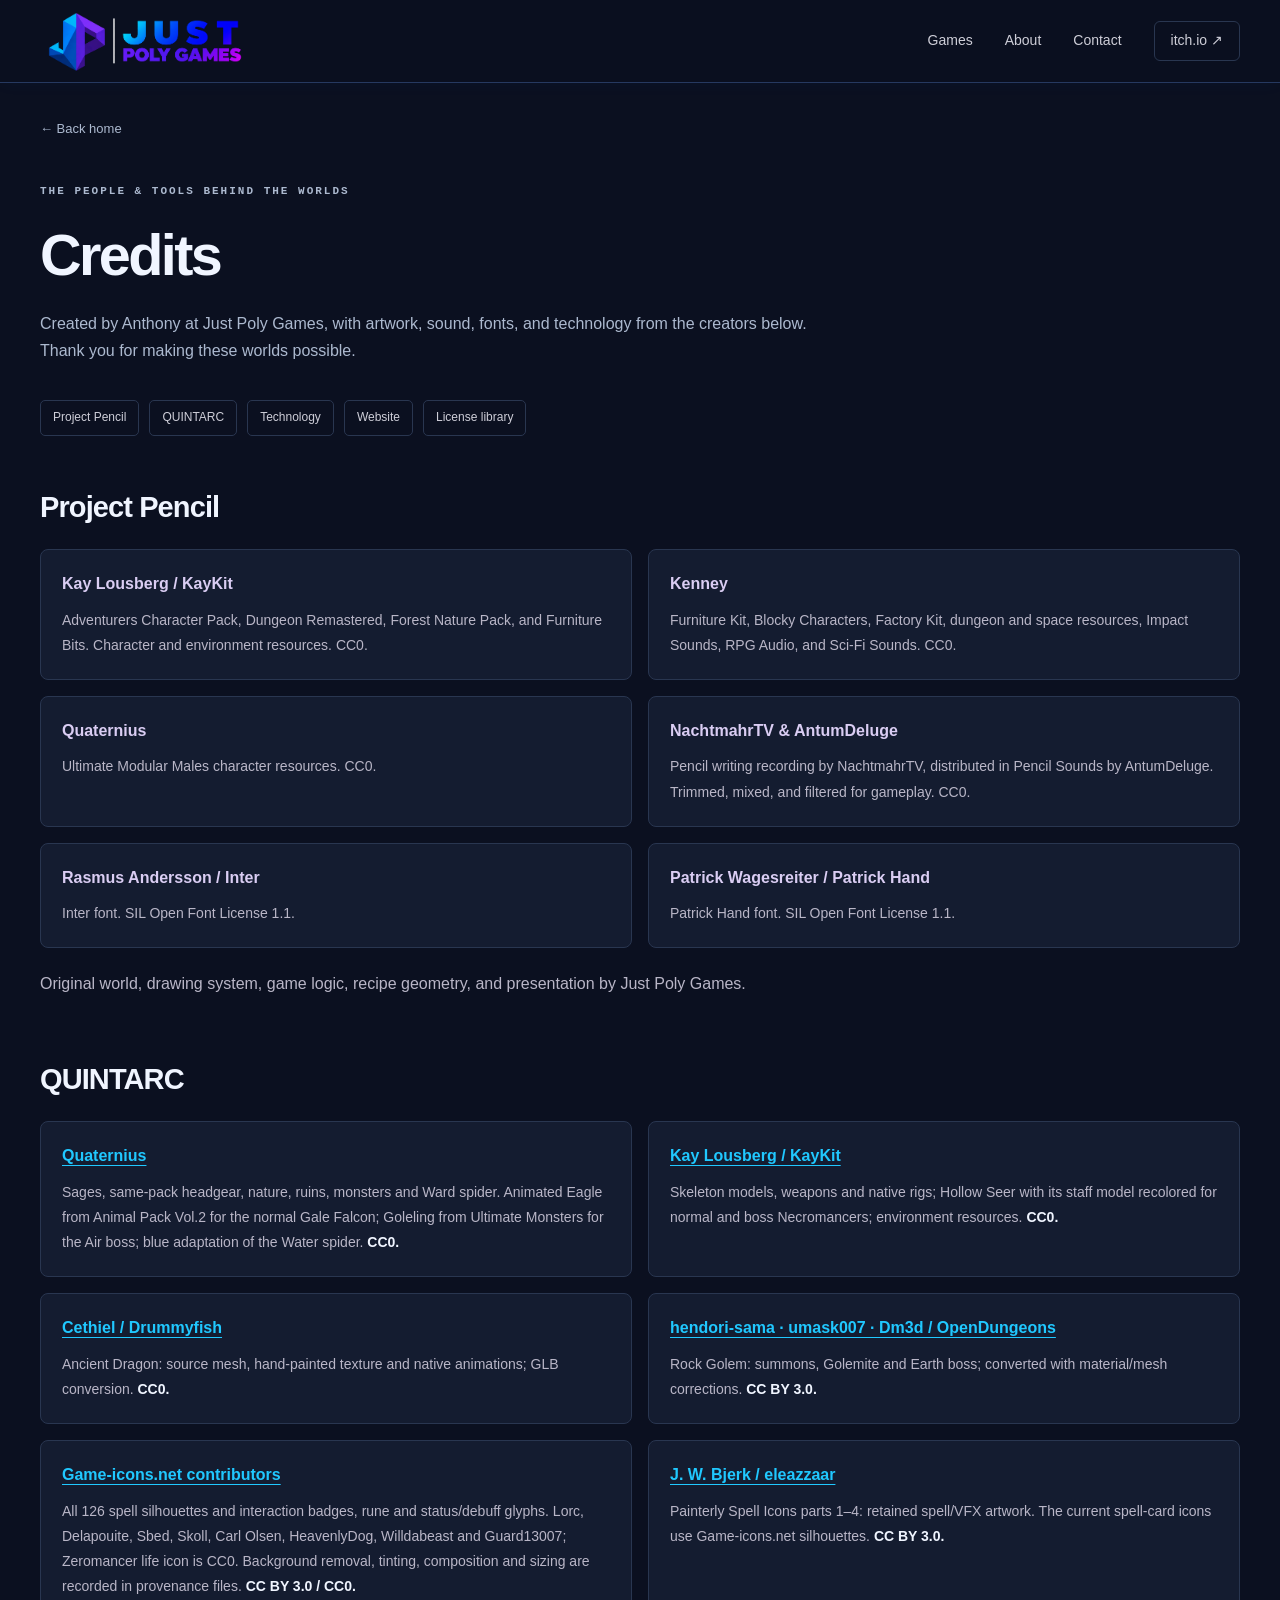
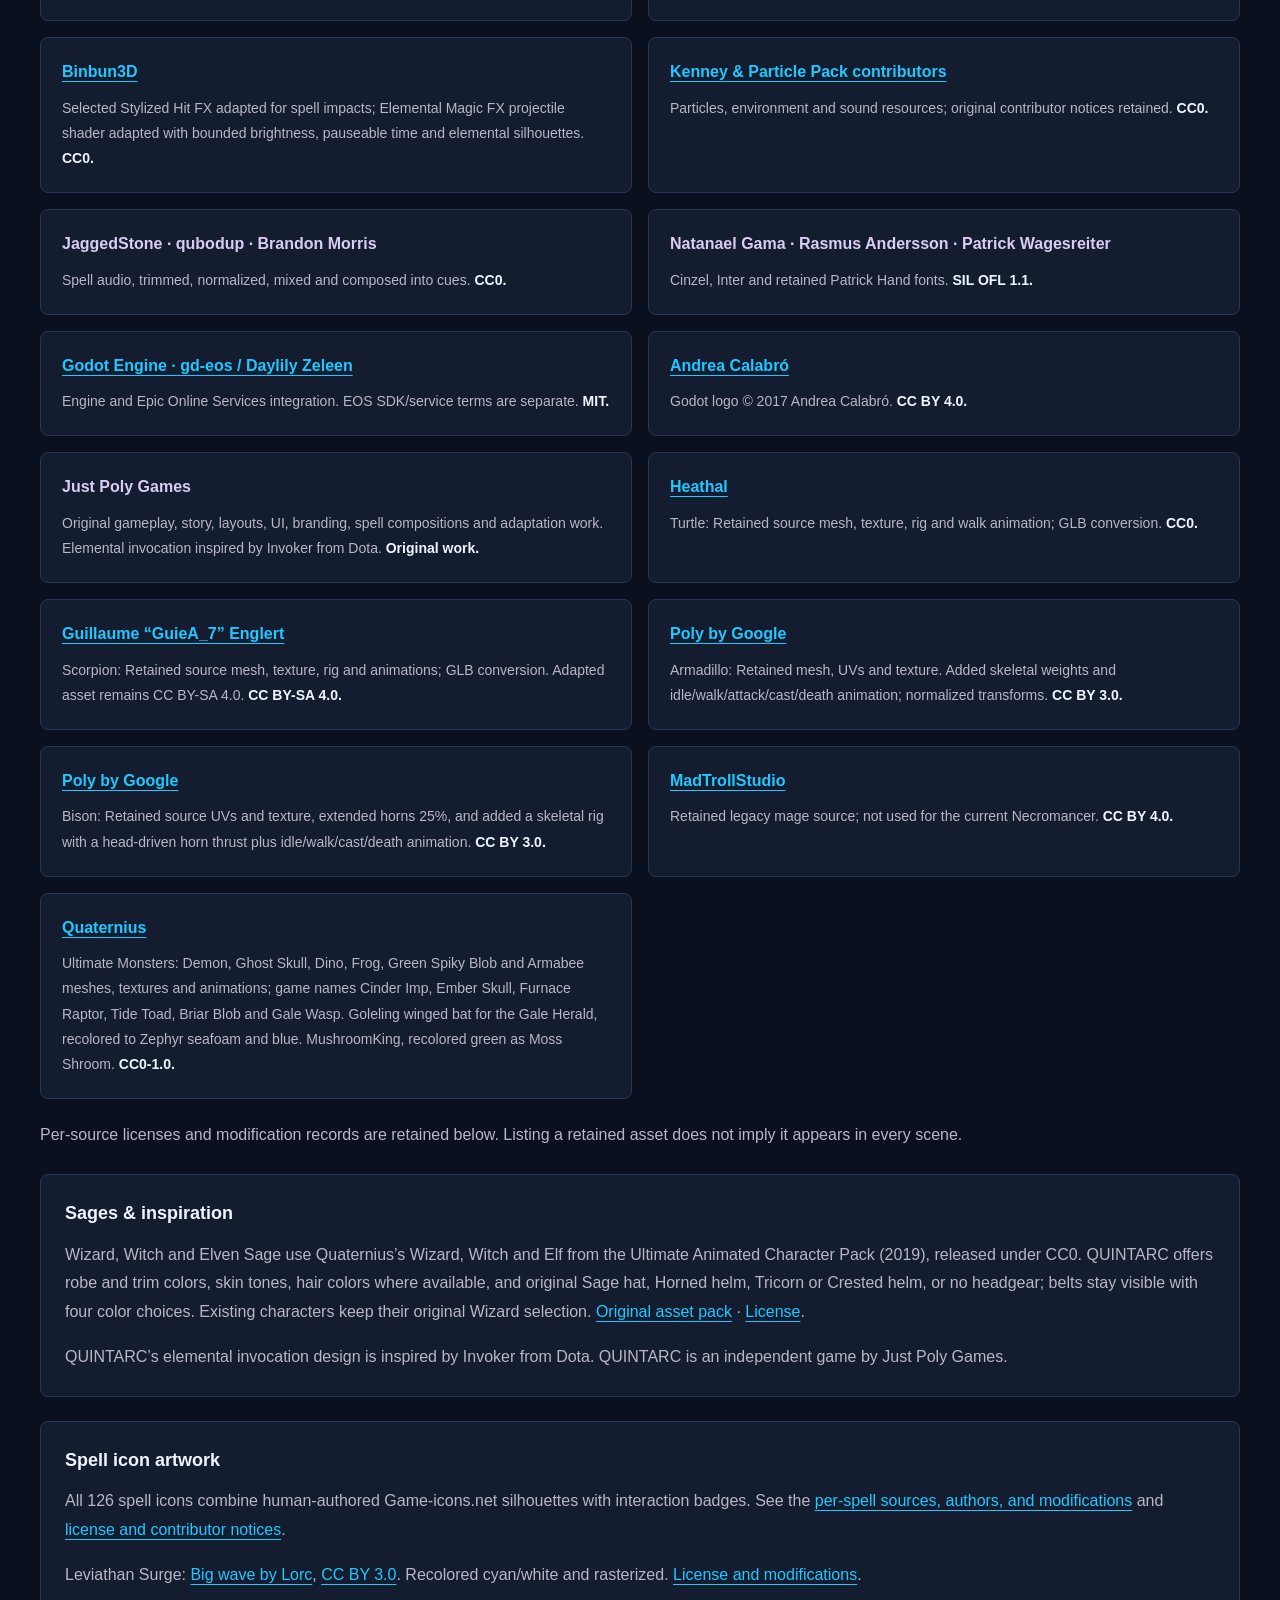
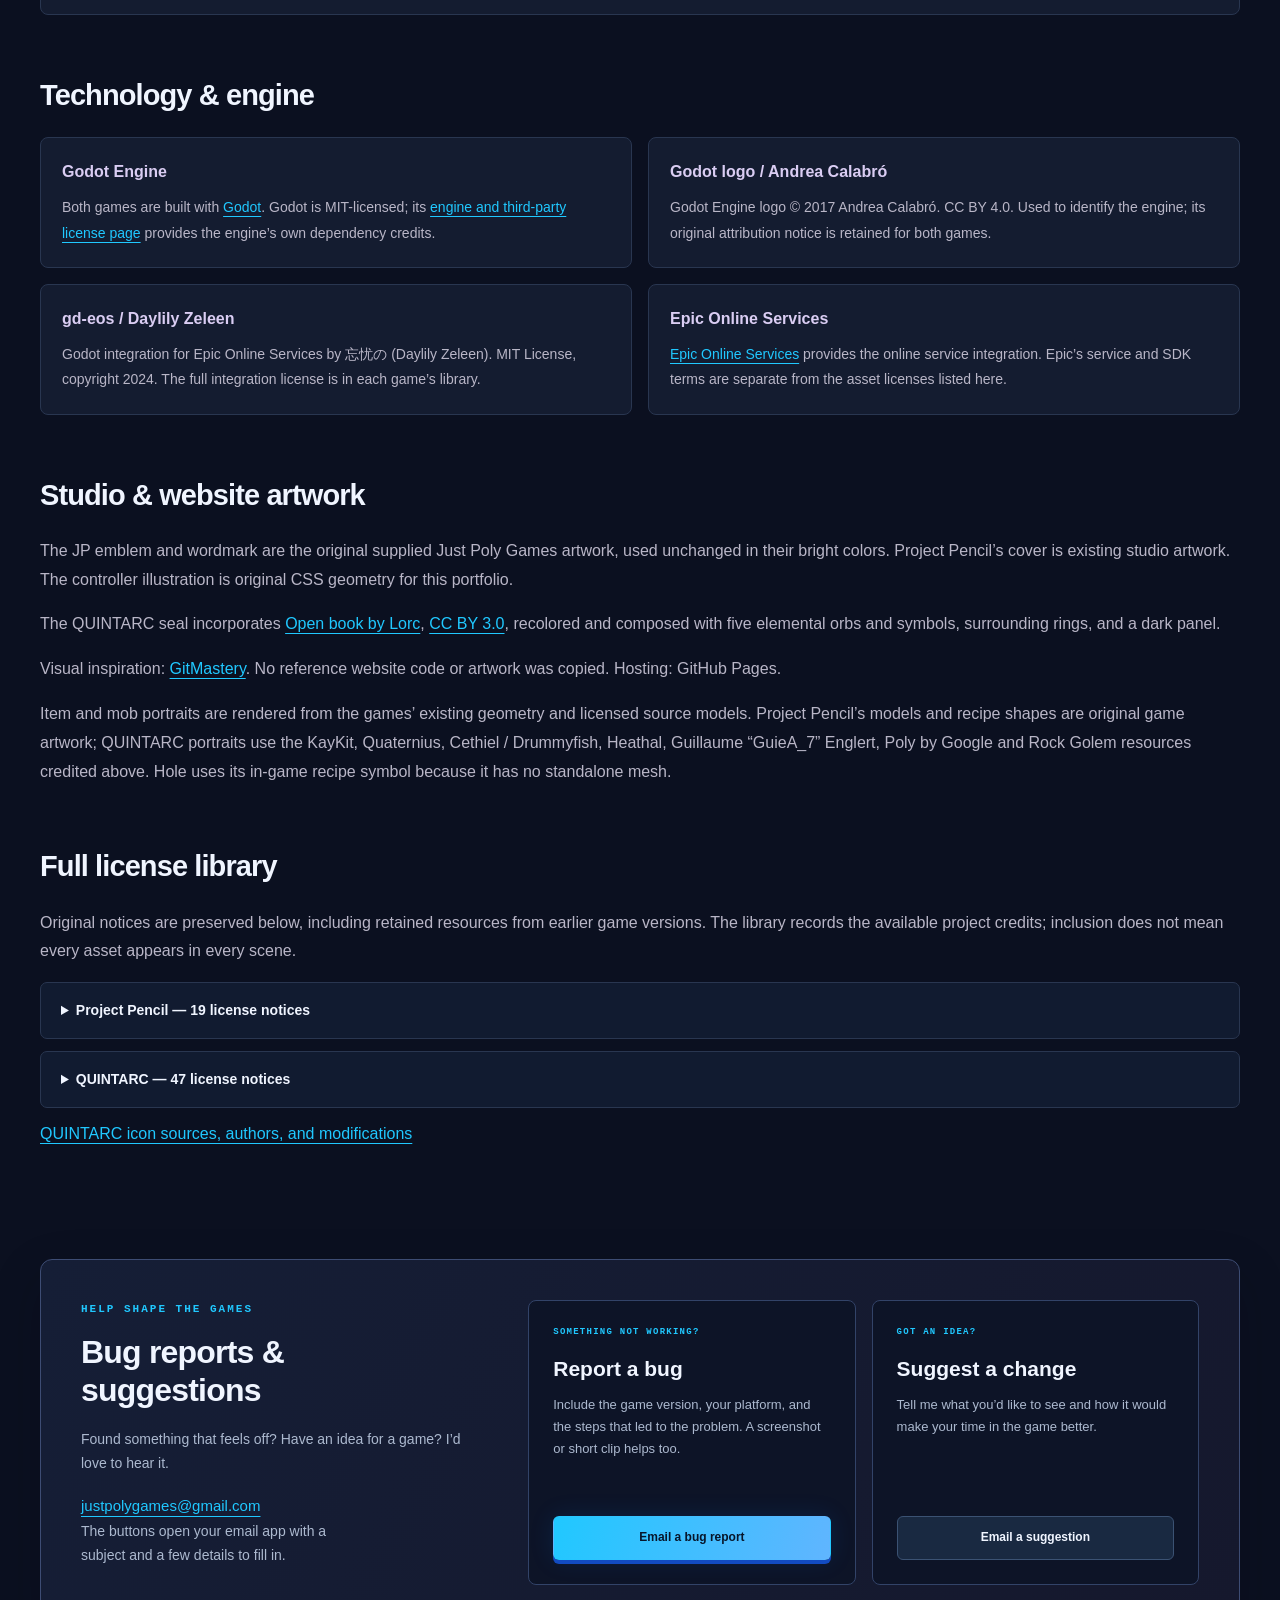
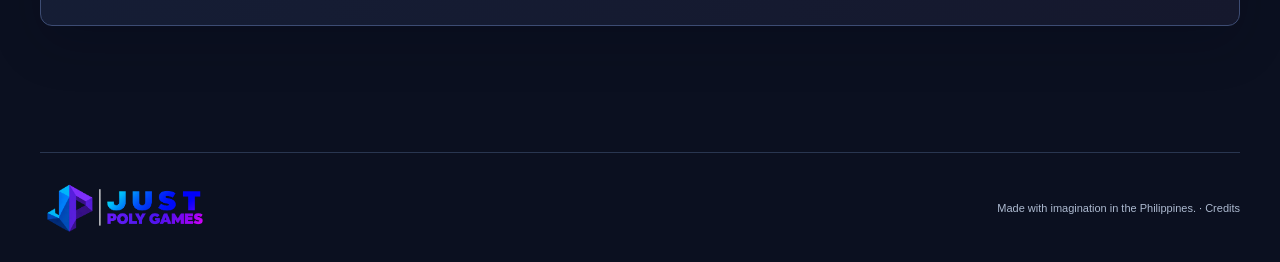
<file: credits.html>
<!doctype html><html lang="en"><head><meta charset="utf-8"><title>Page moved</title><link rel="canonical" href="https://justpolygames.github.io/credits/"><meta http-equiv="refresh" content="0;url=/credits/"><script>location.replace("/credits/"+location.search+location.hash)</script></head><body><p>This page has moved. <a href="/credits/">Continue to the page</a>.</p></body></html>
</file>
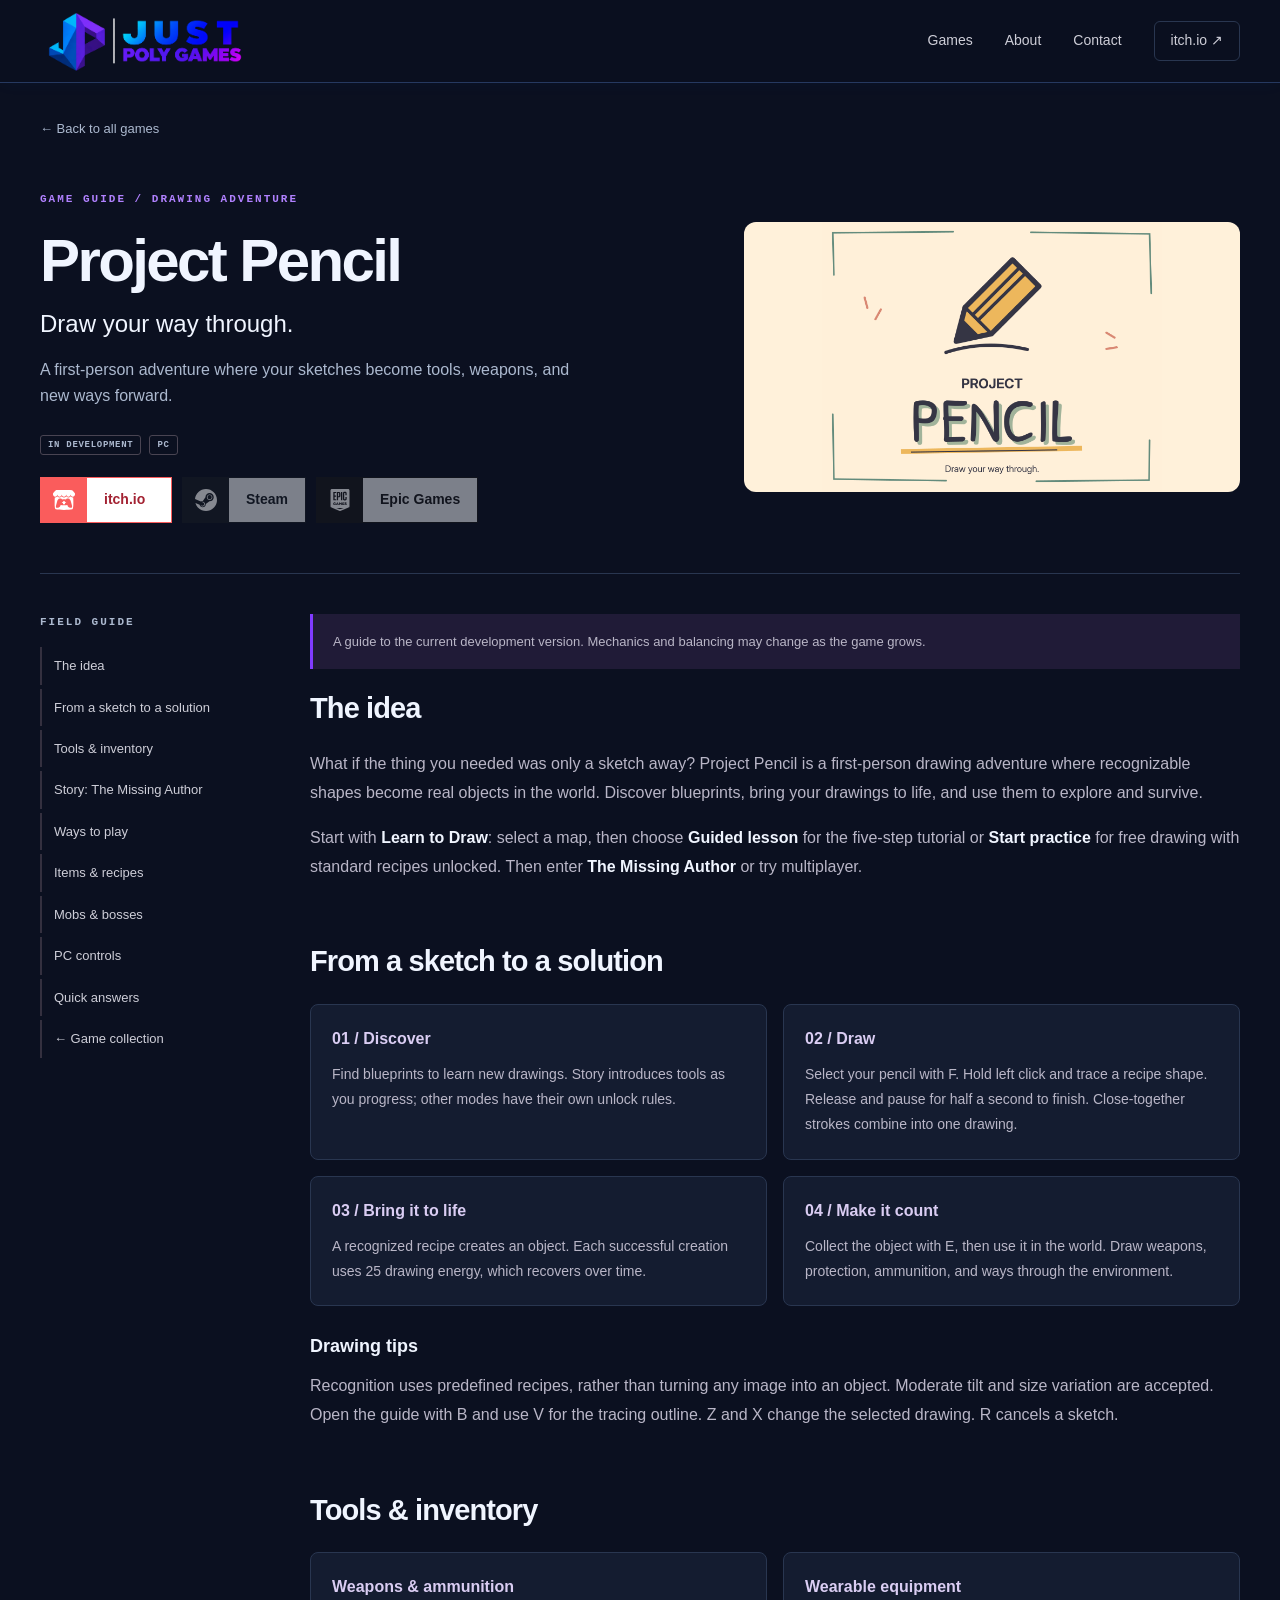
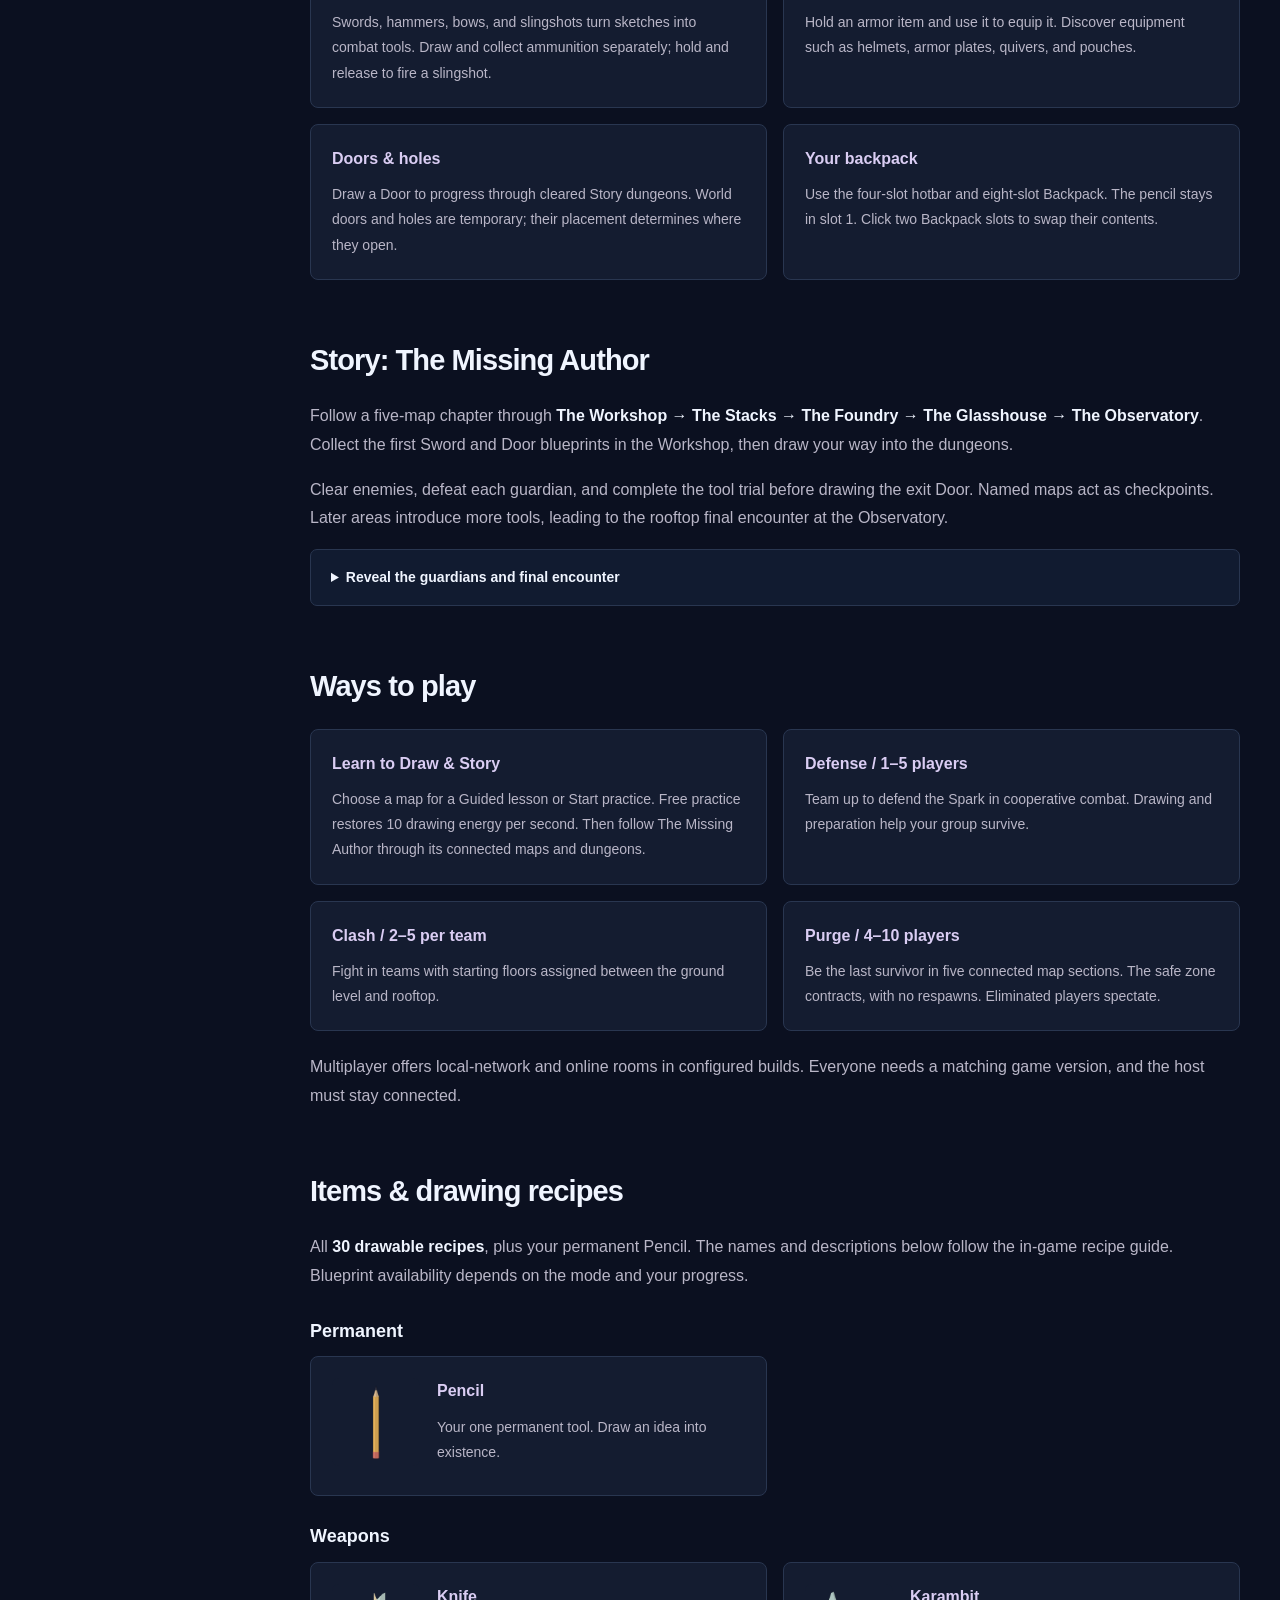
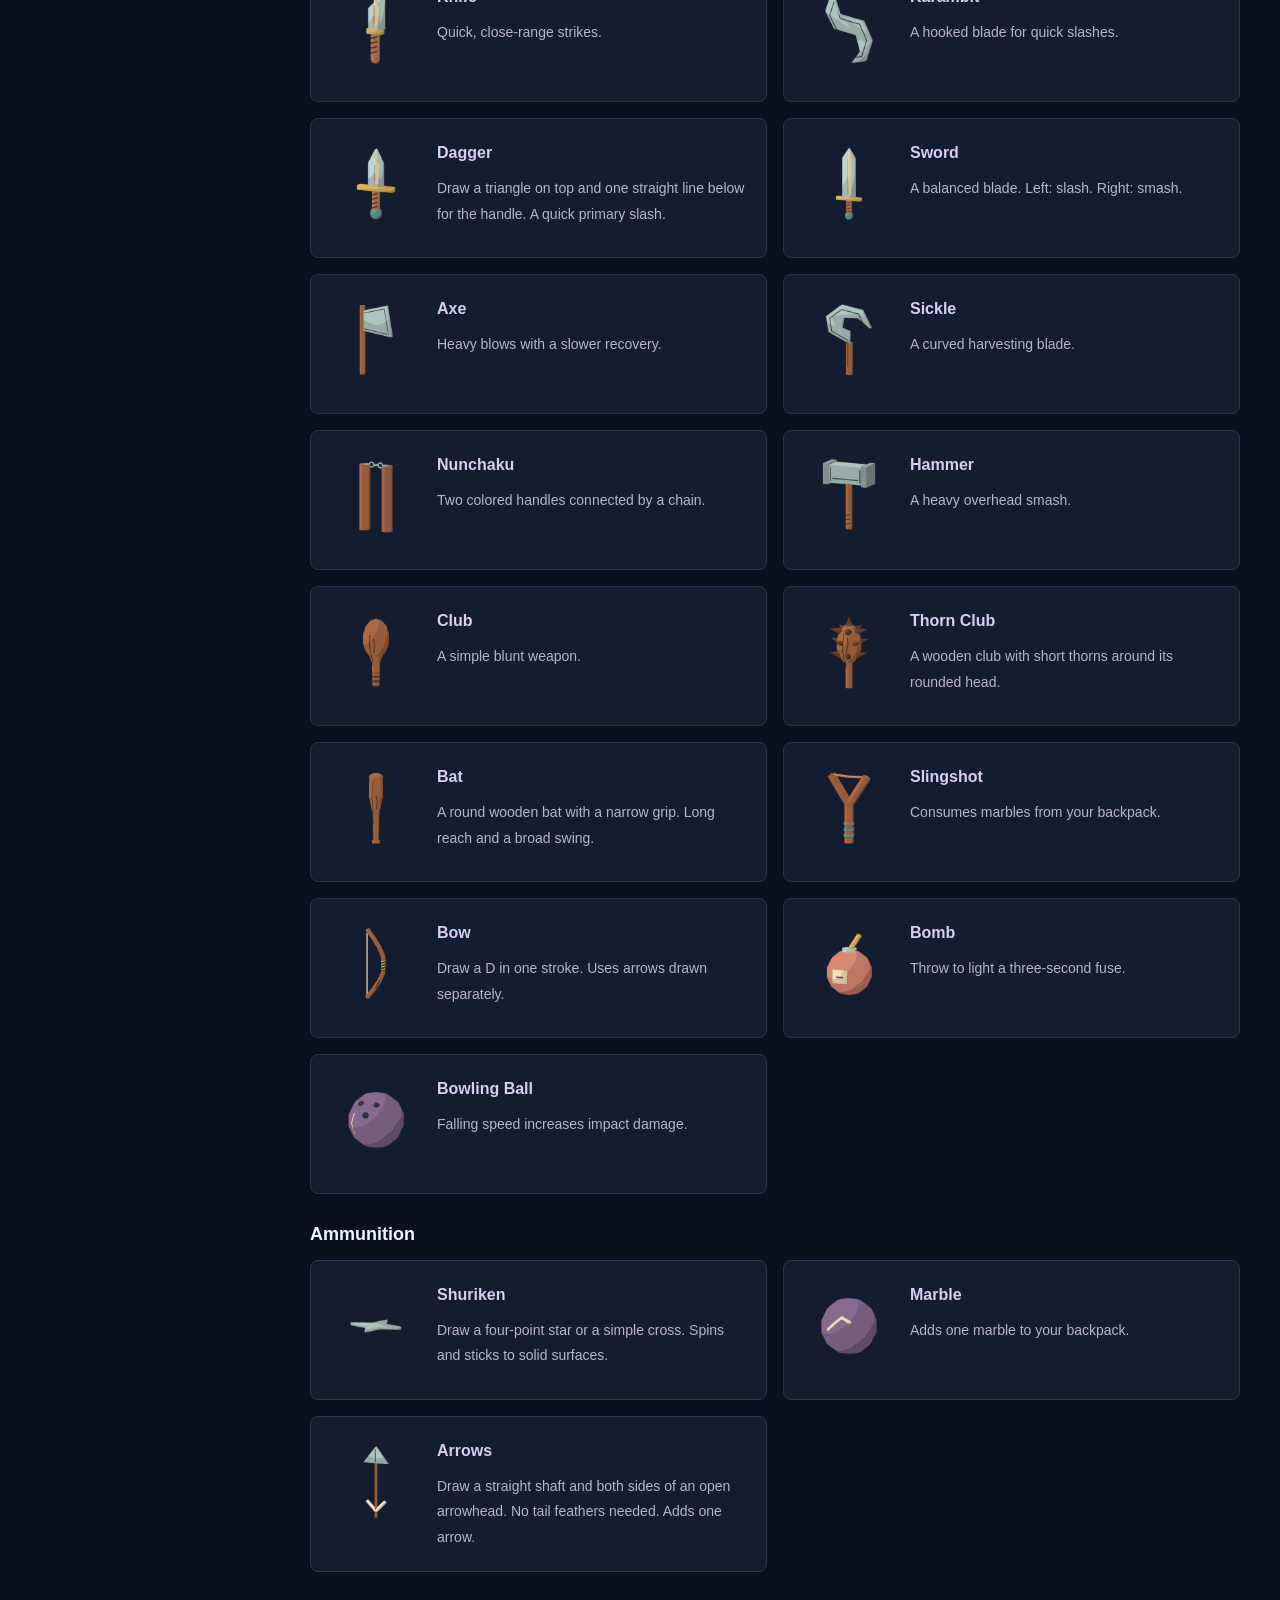
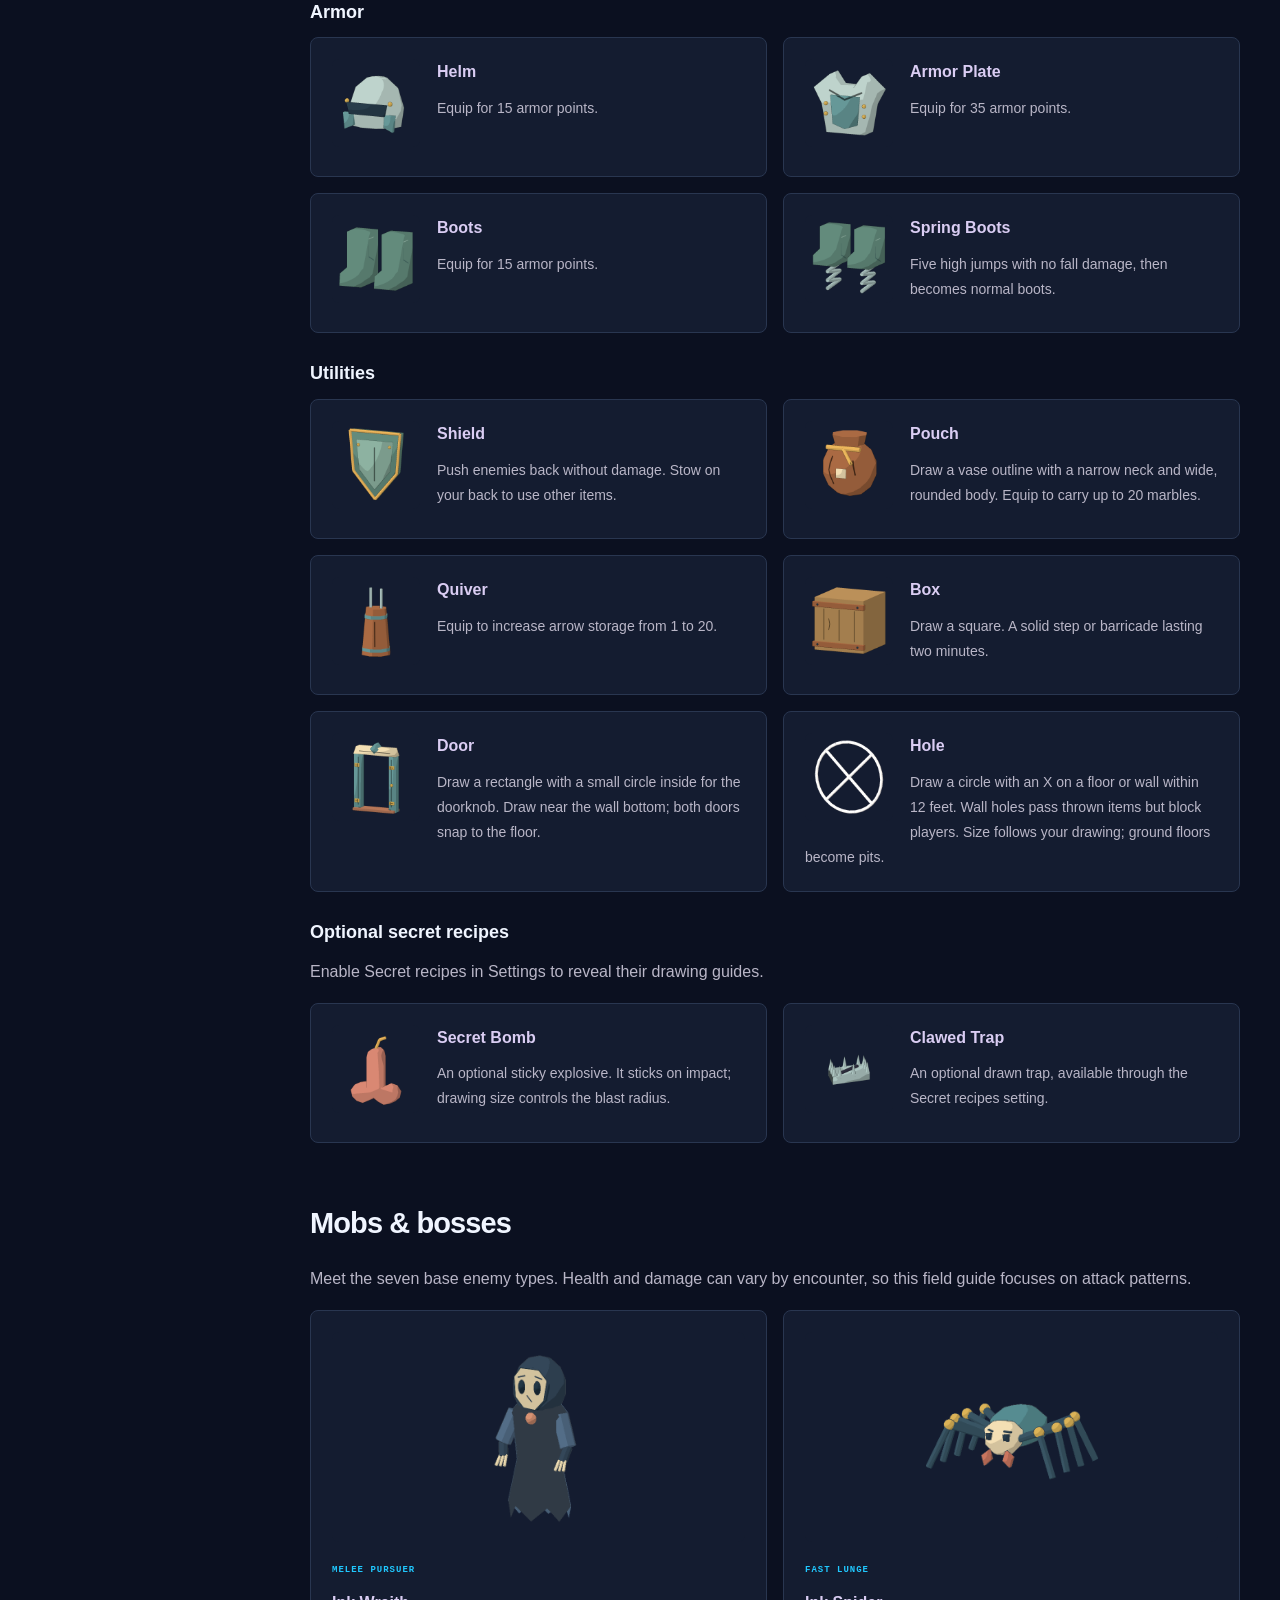
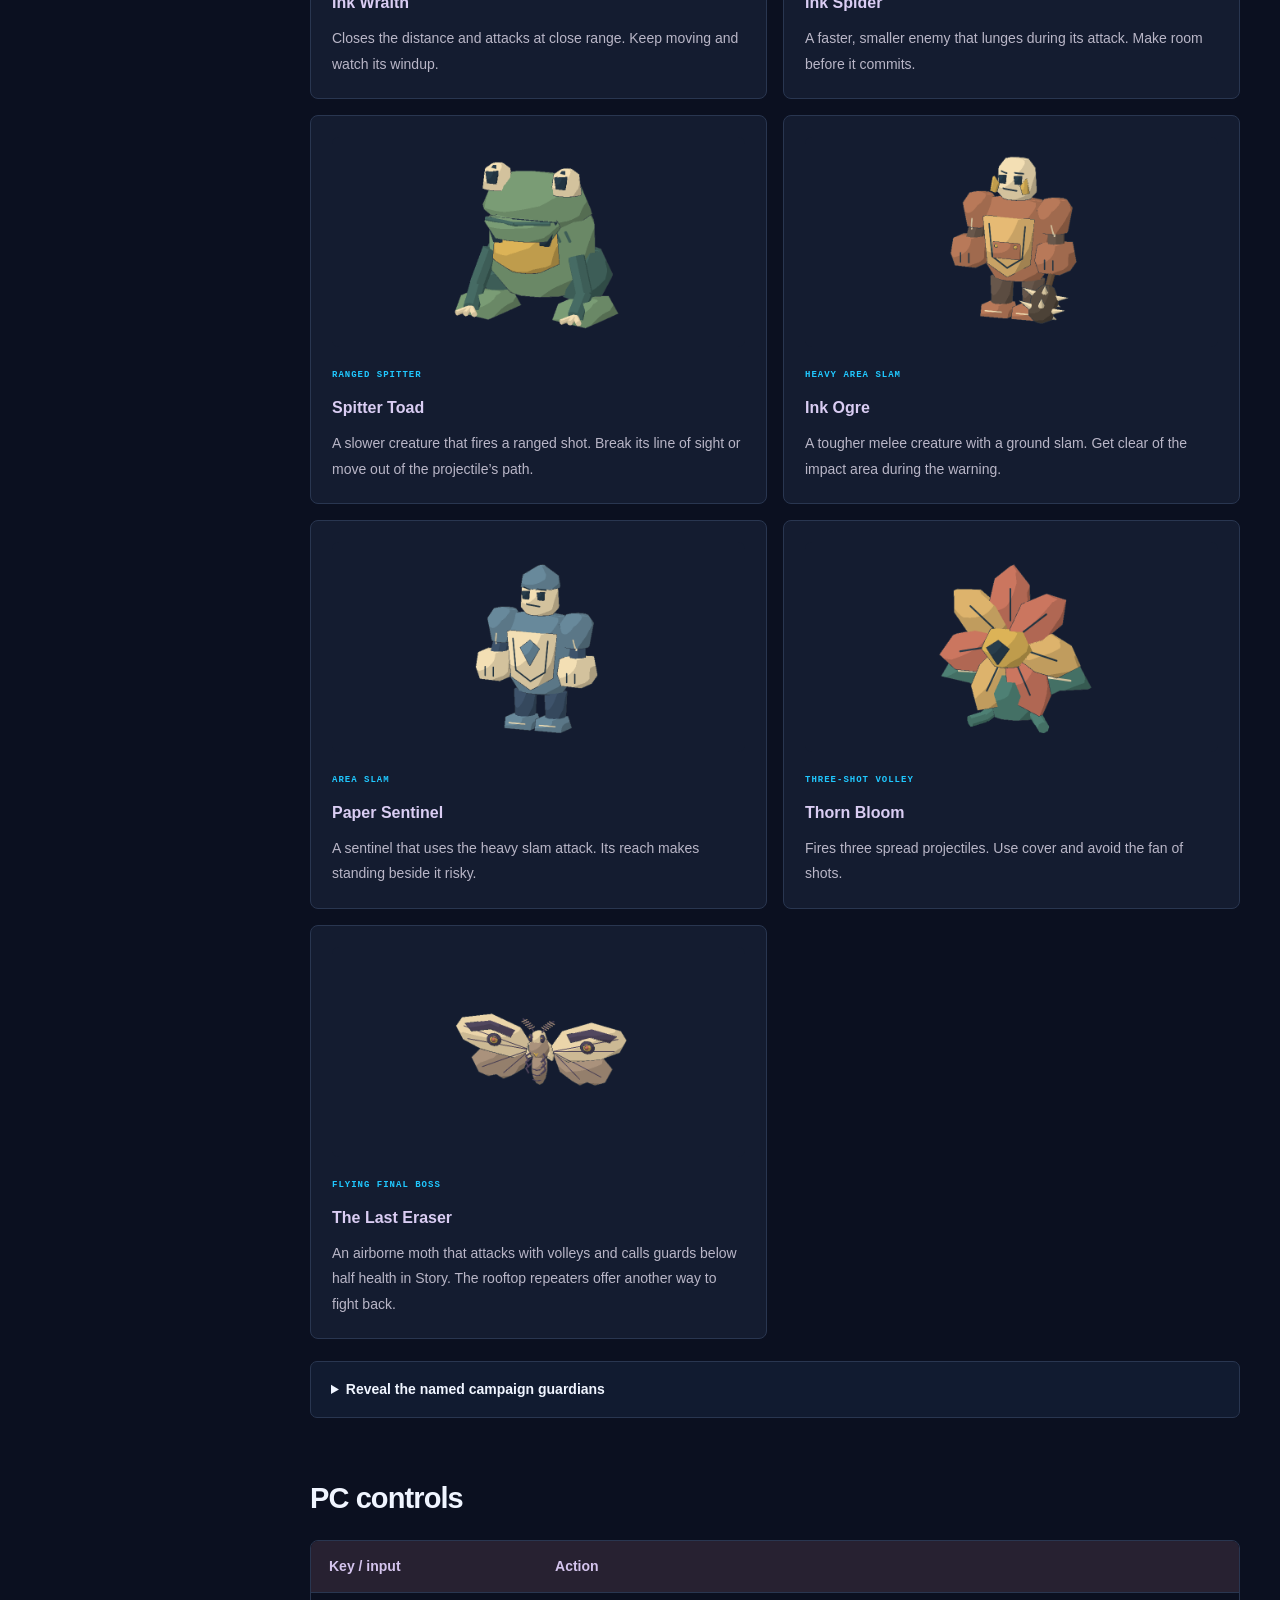
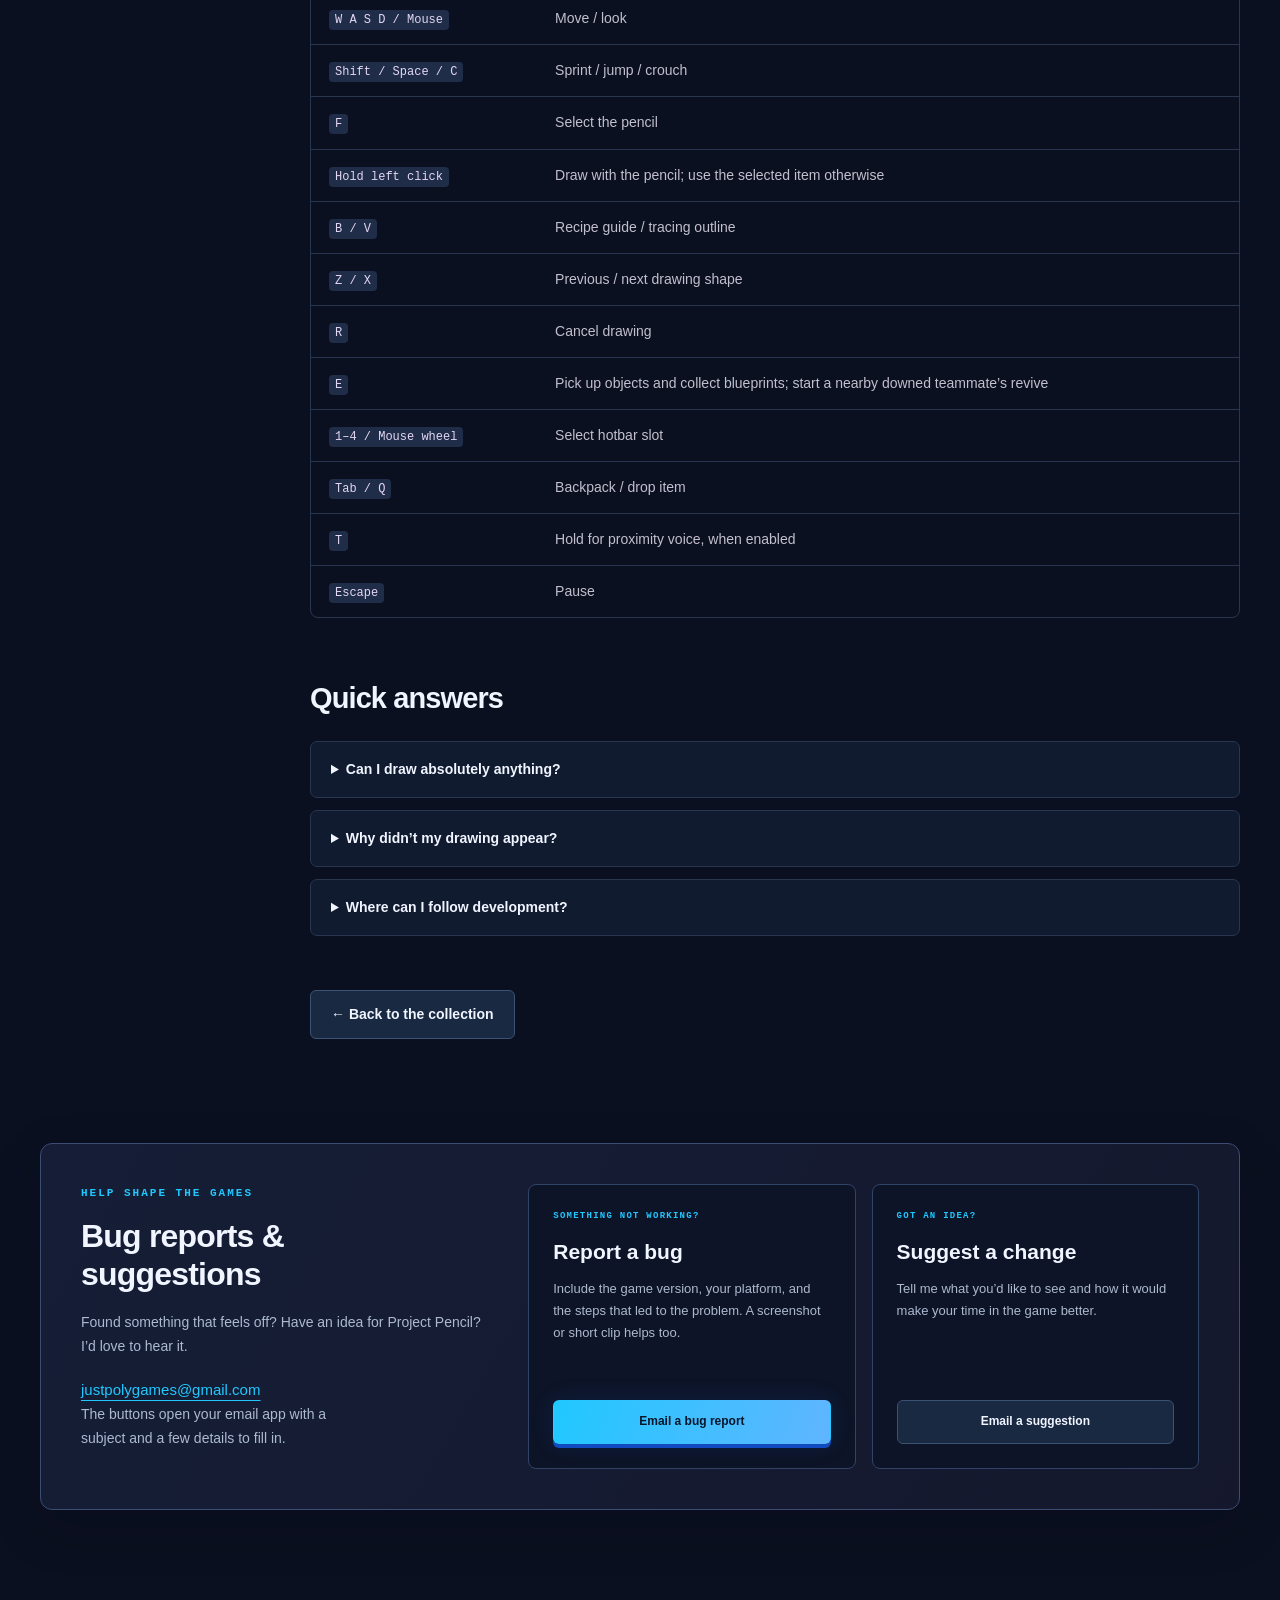
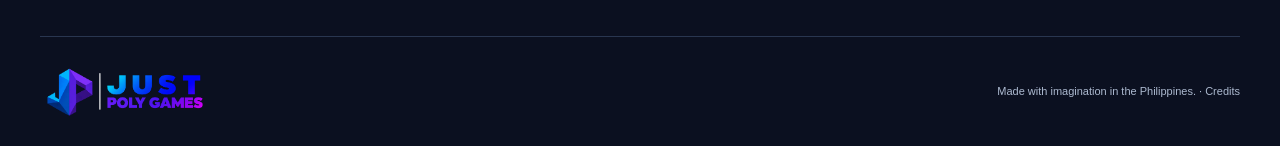
<file: games/project-pencil.html>
<!doctype html><html lang="en"><head><meta charset="utf-8"><title>Page moved</title><link rel="canonical" href="https://justpolygames.github.io/games/project-pencil/"><meta http-equiv="refresh" content="0;url=/games/project-pencil/"><script>location.replace("/games/project-pencil/"+location.search+location.hash)</script></head><body><p>This page has moved. <a href="/games/project-pencil/">Continue to the page</a>.</p></body></html>
</file>
<file: style.css>
:root{color-scheme:dark;--bg:#0b1020;--panel:#141c30;--line:#293650;--text:#f0f5ff;--muted:#acb9cf;--cyan:#20c8ff;--purple:#b181ff;--blue:#0879ff;--violet:#803bff}*{box-sizing:border-box}html{scroll-behavior:smooth;scroll-padding-top:92px}body{margin:0;background:var(--bg);color:var(--text);font-family:Arial,Helvetica,sans-serif;font-size:16px;line-height:1.65}a{color:inherit;text-decoration:none}button,input{font:inherit}a,button,input,summary{-webkit-tap-highlight-color:transparent}a:focus-visible,button:focus-visible,input:focus-visible,summary:focus-visible{outline:3px solid var(--cyan);outline-offset:6px}.wrap{width:min(1200px,calc(100% - 80px));margin-inline:auto}.site-header{border-bottom:1px solid var(--line);background:#0b1020f5;position:sticky;top:0;z-index:20;backdrop-filter:blur(16px)}.header-inner{height:82px;display:flex;justify-content:space-between;align-items:center;gap:20px}.brand{display:flex;align-items:center;gap:10px;font-size:14px;font-weight:900;letter-spacing:1.2px}.brand-light{font-weight:400;color:var(--muted)}nav{display:flex;gap:32px;align-items:center}nav>a{font-size:14px;color:#ceced8}nav>a:hover{color:var(--cyan)}.nav-external{border:1px solid var(--line);padding:7px 16px;border-radius:6px}.hero{display:grid;grid-template-columns:1.12fr 1fr;gap:60px;align-items:center;padding-block:86px 88px}.eyebrow{font:11px/1.6 'Courier New',monospace;letter-spacing:2px;font-weight:700;color:var(--muted);display:flex;gap:10px;align-items:center;margin:0 0 22px}.dot{display:inline-block;width:7px;height:7px;border-radius:50%;background:var(--cyan);box-shadow:0 0 12px #20c8ff44;flex-shrink:0}h1,h2,h3,p{margin-top:0}h1{font-size:clamp(38px,4.5vw,64px);line-height:1.12;letter-spacing:-2.6px;margin-bottom:24px;font-weight:800}.serif{font-family:Georgia,serif;font-weight:400;font-style:italic;color:var(--purple)}.highlight{color:var(--cyan)}.intro{color:var(--muted);font-size:17px;line-height:1.85;margin-bottom:28px}.button{display:inline-flex;align-items:center;justify-content:center;gap:14px;border:1px solid transparent;border-radius:6px;padding:12px 20px;font-size:14px;font-weight:700;cursor:pointer;min-height:46px}.primary{background:var(--cyan);color:#061827;box-shadow:0 4px 0 #087ab8}.primary:hover{background:#75ddff;transform:translateY(-2px)}.secondary{background:#192941;border-color:#3b5273;color:var(--text)}.secondary:hover{border-color:var(--cyan)}.hero-note{display:block;color:var(--muted);font:11px 'Courier New',monospace;margin-top:21px}.player-panel{position:relative;transform:rotate(2deg);border:1px solid #354c77;border-radius:12px;background:#131e37;box-shadow:10px 12px 0 #17223c,0 0 100px #286aff20;overflow:hidden}.panel-bar{display:flex;align-items:center;justify-content:space-between;border-bottom:1px solid #2a3e60;padding:13px 20px;font:10px 'Courier New',monospace;letter-spacing:1.5px;color:#c7b9df}.panel-bar .dot{margin-right:8px;width:5px;height:5px}.scene{position:relative;height:266px;overflow:hidden;background:radial-gradient(ellipse at center,#174a8575,transparent 70%)}.scene-grid{position:absolute;inset:0;background-image:linear-gradient(#74638c1a 1px,transparent 1px),linear-gradient(90deg,#74638c1a 1px,transparent 1px);background-size:30px 30px;transform:perspective(270px) rotateX(30deg) scale(1.3);mask-image:linear-gradient(transparent,#000)}.scene-label{position:absolute;top:21px;left:24px;font:9px 'Courier New',monospace;letter-spacing:2px;color:#9a8caf}.star{position:absolute;color:var(--cyan)}.s1{top:55px;left:20%;font-size:24px}.s2{right:20%;top:35px;color:#bc9bf5}.s3{bottom:37px;right:21%;font-size:12px}.orbit{position:absolute;border:1px solid #82719a4d;border-radius:50%;width:300px;height:140px;left:50%;top:53%;transform:translate(-50%,-50%) rotate(-30deg)}.o2{transform:translate(-50%,-50%) rotate(30deg);border-style:dashed}.controller{width:206px;height:120px;background:linear-gradient(145deg,#11c4f5,#5542df);border:3px solid #b6deff;border-bottom-width:9px;border-radius:48px 48px 33px 33px;position:absolute;left:50%;top:50%;transform:translate(-50%,-50%) rotate(-13deg);box-shadow:8px 13px 0 #102747,0 20px 35px #0008}.dpad{position:absolute;width:48px;height:16px;background:#0d294a;top:42px;left:24px;border-radius:3px}.dpad:before{content:'';position:absolute;width:16px;height:48px;background:#0d294a;left:16px;top:-16px;border-radius:3px}.pad-button{position:absolute;width:15px;height:15px;background:var(--cyan);border-radius:50%;border:2px solid #136c9a;box-shadow:0 2px 0 #17416a}.b1{right:31px;top:22px}.b2{right:15px;top:39px}.b3{right:47px;top:39px}.b4{right:31px;top:56px}.pad-line{position:absolute;background:#59436e;width:24px;height:5px;border-radius:4px;bottom:20px;left:86px}.floating-tag{position:absolute;font:9px 'Courier New',monospace;color:#d0c4e2;border:1px solid #3c6291;background:#142943;padding:6px 9px;border-radius:4px}.tag1{right:21px;top:73px;transform:rotate(7deg)}.tag2{left:29px;bottom:40px;transform:rotate(-7deg)}.player-info{border-top:1px solid #2a3e60;padding:21px 24px;display:flex;justify-content:space-between;align-items:center;gap:12px}.player-info strong{display:block;font-size:24px;line-height:1.3}.player-info span:not(.status){font-size:12px;color:#aaa1bd}.status{font:8px 'Courier New',monospace;letter-spacing:1px;color:var(--cyan);border:1px solid #20c8ff45;background:#20c8ff0a;padding:7px 8px;border-radius:3px}.skill-tree{padding:12px 24px 18px;display:flex;align-items:center;gap:10px;font:9px 'Courier New',monospace;color:#c5b2e7}.skill-tree i{height:1px;background:#59476e;flex:1}.ticker{border-block:1px solid #283b5b;background:#121c32;overflow:hidden}.ticker>div{max-width:1200px;margin:auto;display:flex;justify-content:space-around;gap:30px;white-space:nowrap;padding:15px 20px;color:#b4a7c9;font:10px 'Courier New',monospace;font-weight:700;letter-spacing:2px}.ticker span{color:var(--cyan)}.games-section{padding-block:66px 80px;scroll-margin-top:20px}.section-heading{display:flex;align-items:flex-end;justify-content:space-between;gap:24px;margin-bottom:30px}.section-heading .eyebrow{margin-bottom:10px}h2{font-size:30px;letter-spacing:-.9px;line-height:1.25;margin-bottom:0}.accent{color:var(--cyan)}.counter{color:var(--muted);font:10px 'Courier New',monospace;white-space:nowrap;margin-bottom:4px}.games-grid{display:grid;grid-template-columns:repeat(3,minmax(0,1fr));gap:22px}.game-card{border:1px solid var(--line);border-radius:10px;background:var(--panel);overflow:hidden;transition:transform .18s,border-color .18s;min-width:0}.game-card[href]:hover{transform:translateY(-6px);border-color:var(--purple)}.card-art{height:234px;position:relative;overflow:hidden;display:flex;align-items:center;justify-content:center}.card-number{position:absolute;left:14px;top:13px;z-index:2;font:10px 'Courier New',monospace;border:1px solid #59525b;padding:2px 6px;border-radius:3px;color:#ded4df;background:#131e37}.pencil-art{background:#fff1da}.pencil-art img{width:auto;max-width:100%;height:100%;object-fit:contain}.quintarc-art{background:radial-gradient(ellipse,#332945,#15111e 73%)}.quintarc-art img{height:177px;width:177px;object-fit:contain;mix-blend-mode:screen;margin-bottom:28px}.art-wordmark{position:absolute;bottom:14px;color:#e2c88f;font-family:Georgia,serif;letter-spacing:6px;font-size:19px}.card-copy{padding:23px}.tags{display:flex;flex-wrap:wrap;gap:8px;font:9px 'Courier New',monospace;font-weight:700;letter-spacing:.7px;color:var(--muted);margin-bottom:14px}.tags>span{border:1px solid #494452;border-radius:3px;padding:4px 7px}.card-copy h3{font-size:22px;letter-spacing:-.5px;display:flex;justify-content:space-between;margin-bottom:12px}.card-copy h3 span{font-size:20px;color:var(--muted)}.card-copy p,.next-card>p:not(.eyebrow){color:var(--muted);font-size:14px;line-height:1.75}.card-bottom{border-top:1px solid var(--line);padding-top:18px;margin-top:24px;display:flex;justify-content:space-between;align-items:center;gap:8px;font-size:10px}.card-bottom>span{color:var(--muted);white-space:nowrap}.card-bottom .dot{width:5px;height:5px;margin-right:5px}.card-bottom strong{color:var(--cyan);font-size:10px}.next-card{display:flex;flex-direction:column;align-items:center;justify-content:center;text-align:center;border-style:dashed;background:linear-gradient(135deg,#141c3055,#17151e);padding:32px}.locked-icon{width:76px;height:76px;border:1px dashed #575263;border-radius:15px;display:grid;place-items:center;color:#898195;font:32px Georgia,serif;transform:rotate(-8deg);margin-bottom:36px;box-shadow:7px 7px 0 #17223a}.next-card .eyebrow{font-size:9px;letter-spacing:1.4px;margin-bottom:14px}.next-card h3{font-size:21px;letter-spacing:-.5px}.next-label{color:#93899e;font:9px 'Courier New',monospace;letter-spacing:.5px;margin-top:20px}.about-section{border-top:1px solid var(--line);padding-block:66px 76px;display:grid;grid-template-columns:1fr 1.3fr;gap:80px}.about-section h2{font-size:38px;line-height:1.18;margin-bottom:26px}.career{display:flex;flex-wrap:wrap;gap:7px;max-width:340px}.career span{font-size:11px;color:#b7b0c5;border:1px solid #344766;background:#17243b;border-radius:5px;padding:5px 9px}.about-copy p{color:var(--muted);font-size:15px;line-height:1.85;margin-bottom:20px}.about-copy em{color:#d7c7f0}.text-link{color:var(--cyan);font-size:14px;border-bottom:1px solid #20c8ff50;padding-bottom:4px}.footer{border-top:1px solid var(--line);display:flex;justify-content:space-between;gap:20px;align-items:center;padding-block:26px;color:var(--muted);font-size:11px}.footer .brand{font-size:10px;color:#d6d3df}.footer>a:last-child:hover{color:var(--cyan)}.skip{position:fixed;left:10px;top:-100px;z-index:50;background:var(--cyan);color:#111;padding:10px}.skip:focus{top:10px}.wiki{padding-block:32px 70px}.back-link{font-size:13px;color:var(--muted)}.back-link:hover{color:var(--cyan)}.wiki-hero{display:grid;grid-template-columns:1.3fr 1fr;gap:60px;align-items:center;padding-block:50px}.wiki-hero h1{font-size:60px;margin-bottom:13px}.wiki-hero .eyebrow{margin-bottom:18px;color:var(--purple)}.wiki-hero p:not(.eyebrow){color:var(--muted);max-width:560px}.wiki-hero .wiki-tagline{color:var(--text)!important;font-size:24px;line-height:1.4;margin-bottom:16px}.wiki-hero>img{width:100%;height:270px;object-fit:contain;border-radius:12px;background:#191623}.wiki-hero.project-pencil>img{background:#fff1da}.wiki-hero .tags{margin-top:25px}.wiki-layout{display:grid;grid-template-columns:210px minmax(0,1fr);gap:60px;border-top:1px solid var(--line);padding-top:40px;padding-bottom:48px}.wiki-nav{position:sticky;top:115px;display:flex;flex-direction:column;align-items:stretch;gap:4px}.wiki-nav .eyebrow{margin-bottom:12px}.wiki-nav a{font-size:13px;border-left:2px solid #34303f;padding:8px 12px}.wiki-nav a:hover,.wiki-nav a:focus-visible{border-left-color:var(--cyan);background:#14253d}.dev-note{border-left:3px solid var(--purple);background:#201d38;padding:16px 20px;color:#c7bbda;font-size:13px}.wiki-section{margin-bottom:54px;scroll-margin-top:110px}.wiki-section>h2{margin-bottom:24px;padding-top:8px;font-size:29px}.wiki-content p,.wiki-content li{color:#b9b6c7}.wiki-content strong{color:var(--text)}.wiki-content p{line-height:1.8}.wiki-content h3{font-size:18px;margin-top:26px;margin-bottom:10px}.info-grid{display:grid;grid-template-columns:1fr 1fr;gap:16px;margin-bottom:22px}.info-card{border:1px solid var(--line);background:var(--panel);padding:21px;border-radius:8px}.info-card h3{margin-top:0;color:#dacdf3;font-size:16px}.info-card p{margin-bottom:0;font-size:14px}.wiki-content details{border:1px solid var(--line);border-radius:7px;padding:16px 20px;margin-block:12px;background:#111b30}.wiki-content summary{cursor:pointer;font-size:14px;font-weight:600}.wiki-content details p{margin:15px 0 0;font-size:14px}.wiki-content a:not(.button){color:var(--cyan);text-decoration:underline;text-underline-offset:4px}.table-scroll{overflow-x:auto;border:1px solid var(--line);border-radius:8px}table{border-collapse:collapse;width:100%;font-size:14px;text-align:left}th{background:#272131;color:#d4c4ed}td,th{padding:14px 18px;border-bottom:1px solid var(--line)}td{color:#c2bfce}tr:last-child td{border:0}kbd{font:12px/1.5 'Courier New',monospace;background:#202d48;color:#e3d7f3;padding:3px 6px;border-radius:4px;box-decoration-break:clone;-webkit-box-decoration-break:clone}.search-label{display:block;margin-bottom:8px;font-size:14px;color:#e3dbef}.search-row{display:flex;gap:12px}.search-row input{min-width:0;flex:1;background:#111b30;color:var(--text);border:1px solid #625471;border-radius:6px;padding:12px 15px}.search-row input::placeholder{color:#a9a1b5}#spell-count{font:12px 'Courier New',monospace;margin:18px 0 25px;color:var(--cyan)}.spell-list{display:grid;grid-template-columns:1fr 1fr;grid-auto-rows:1fr;gap:14px}.spell-card{display:flex;flex-direction:column;min-width:0;background:#141c30;border:1px solid var(--line);border-radius:8px;padding:20px}.spell-card[hidden]{display:none}.spell-card h3{margin:0 0 9px;font-size:18px}.spell-card .recipe{font:11px/1.6 'Courier New',monospace;color:var(--purple);margin-bottom:12px}.spell-card p{font-size:13px}.spell-stats{margin-top:auto;border-top:1px solid var(--line);padding-top:12px;display:flex;flex-direction:column;gap:8px;color:#bcb6c8;font-size:11px}[hidden]{display:none!important}@media(min-width:1450px){.hero{padding-block:100px}.card-art{height:245px}}@media(max-width:1100px){.wrap{width:calc(100% - 48px)}.hero{gap:35px}.card-copy{padding:17px}.card-bottom{align-items:flex-start;flex-direction:column}.section-heading h2{font-size:27px}.counter{font-size:9px}.wiki-layout{gap:32px;grid-template-columns:175px minmax(0,1fr)}}@media(max-width:800px){.hero{grid-template-columns:1fr;gap:48px;padding-block:50px 60px}.hero-copy{max-width:620px}h1{font-size:55px}.player-panel{max-width:480px;width:100%;margin-inline:auto;transform:rotate(1deg)}.section-heading{display:block}.counter{display:block;margin-top:18px}.games-grid{grid-template-columns:repeat(2,minmax(0,1fr))}.next-card{grid-column:1/-1;min-height:245px}.next-card .locked-icon{margin-bottom:22px;width:50px;height:50px}.next-card>p{max-width:350px}.about-section{grid-template-columns:1fr;gap:32px;padding-block:44px}.about-section h2{font-size:34px}.footer{flex-wrap:wrap}.wiki-hero{gap:25px}.wiki-hero h1{font-size:43px}.wiki-hero>img{height:220px}.wiki-layout{grid-template-columns:1fr;gap:24px}.wiki-nav{position:static;flex-direction:row;flex-wrap:wrap;gap:8px}.wiki-nav .eyebrow{width:100%}.wiki-nav a{border:1px solid var(--line);border-radius:4px;padding:7px 10px;font-size:11px}.wiki-section{scroll-margin-top:100px}}@media(max-width:520px){.wrap{width:calc(100% - 36px)}.header-inner{height:68px;gap:8px}.brand{font-size:10px;letter-spacing:.5px;gap:7px}.brand img{width:26px;height:26px}.brand-light{display:none}nav{gap:16px}nav>a{font-size:12px}.nav-external{padding:5px 8px}.hero{padding-block:42px 48px;gap:38px}h1{font-size:41px;letter-spacing:-1.7px}.hero .eyebrow{font-size:9px;letter-spacing:1.2px}.intro{font-size:15px}.hero-note{font-size:10px}.player-panel{transform:none}.scene{height:240px}.status{font-size:7px}.floating-tag{font-size:8px;padding:5px}.tag1{right:10px;top:63px}.tag2{left:15px;bottom:29px}.games-section{padding-block:40px 48px}.games-grid{grid-template-columns:1fr}.section-heading h2{font-size:27px}.card-art{height:240px}.card-copy{padding:22px}.card-bottom{flex-direction:row;align-items:center}.next-card{grid-column:auto;min-height:300px}.ticker>div{justify-content:flex-start;font-size:9px}.about-section h2{font-size:32px}.footer{gap:15px;font-size:10px}.footer>span{order:3;width:100%}.wiki{padding-top:24px}.wiki-hero{grid-template-columns:1fr;padding-block:32px}.wiki-hero h1{font-size:43px}.wiki-hero>img{height:230px}.wiki-hero .wiki-tagline{font-size:22px}.wiki-layout{padding-top:28px}.info-grid,.spell-list{grid-template-columns:1fr}.wiki-section>h2{font-size:26px}.wiki-content p{font-size:15px}.wiki-content th,.wiki-content td{padding:12px;font-size:12px}.wiki-content kbd{font-size:10px}.search-row{gap:8px}.search-row input{font-size:13px;padding:10px}.search-row .button{padding:10px 13px}.info-card{padding:18px}}@media(prefers-reduced-motion:reduce){html{scroll-behavior:auto}*,*:before,*:after{transition:none!important;animation:none!important}}

/* Just Poly Games: supplied JP icon, bold wordmark, cyan/blue/violet palette. */
.brand{gap:7px;letter-spacing:0;flex-shrink:0}
.brand img{width:52px;height:52px;object-fit:contain;flex-shrink:0}
.brand-wordmark{display:flex;flex-direction:column;align-items:flex-start;font-family:"Arial Black",Arial,Helvetica,sans-serif;font-weight:900;line-height:.98;letter-spacing:.6px}
.brand-wordmark>span:first-child{font-size:23px;color:#20c8ff}
.brand-wordmark>span:last-child{font-size:12px;color:#b181ff;letter-spacing:1.1px;margin-top:5px}
h1,h2,h3{font-family:"Arial Black",Arial,Helvetica,sans-serif;font-weight:900}
.idea-accent{color:#b181ff;font-style:normal;font-weight:900}
.highlight{color:#20c8ff}
.player-panel{background:linear-gradient(145deg,#102647,#24133f)}
.scene{background:radial-gradient(ellipse at 25% 35%,#008dff44,transparent 65%),radial-gradient(ellipse at 80% 70%,#803bff44,transparent 60%)}
.controller{background:linear-gradient(140deg,#11c4f5 0%,#0879ff 45%,#803bff 100%)}
.primary{background:#20c8ff;box-shadow:0 4px 0 #116ea9}
.primary:hover{background:#75ddff}
.footer .brand img{width:44px;height:44px}
.footer .brand-wordmark>span:first-child{font-size:18px}
.footer .brand-wordmark>span:last-child{font-size:9px}
@media(max-width:520px){.brand img{width:40px;height:40px}.brand-wordmark>span:first-child{font-size:18px}.brand-wordmark>span:last-child{font-size:9px;letter-spacing:.6px;margin-top:4px}.header-inner{gap:8px}.header-inner nav{gap:12px}.header-inner nav>a{font-size:11px}.header-inner .nav-external{padding:5px 7px}}
@media(max-width:360px){.header-inner nav{gap:9px}.brand img{width:34px;height:34px}.brand-wordmark>span:first-child{font-size:16px}.brand-wordmark>span:last-child{font-size:8px}.header-inner .nav-external{padding:4px 6px}}

/* Game guide catalogs */
.spell-heading{display:flex;align-items:center;gap:14px;margin-bottom:14px}
.spell-heading img{flex:0 0 56px;width:56px;height:56px;object-fit:contain;border:1px solid #536a99;border-radius:7px;background:#0b1020}
.spell-heading h3{margin:0;line-height:1.3}
.item-card h4{font-size:16px;color:#dacdf3;margin:0 0 10px}
.mob-card .eyebrow{font-size:9px;letter-spacing:1px;color:#20c8ff;margin-bottom:12px}
.boss-list{padding-left:22px;font-size:14px}
.boss-list li{margin-bottom:10px}

.credits-intro{max-width:800px;padding-block:42px 20px}.credits-intro p:not(.eyebrow){color:var(--muted)}.credits-nav{display:flex;flex-wrap:wrap;gap:10px;margin-bottom:45px}.credits-nav a{border:1px solid var(--line);padding:7px 12px;border-radius:5px;font-size:12px}.license-list{padding-left:22px;font-size:13px;overflow-wrap:anywhere}.license-list li{margin-block:9px}

/* Full reference lockup: faceted JP, vertical divider, JUST / POLY GAMES. */
.brand img.brand-logo{width:210px;height:auto;max-height:72px;object-fit:contain}
.footer .brand img.brand-logo{width:170px;height:auto;max-height:none}
@media(max-width:520px){.brand img.brand-logo{width:148px;height:auto}.footer .brand img.brand-logo{width:150px}}
@media(max-width:360px){.brand img.brand-logo{width:125px;height:auto}}

/* Portraits rendered from the games' actual source geometry and licensed models. */
.item-portrait{float:left;width:88px;height:88px;object-fit:contain;margin:0 17px 8px 0;border-radius:7px;background:#141c30}
.item-card{display:flow-root;min-height:132px}
.mob-portrait{display:block;width:100%;height:210px;object-fit:contain;border-radius:7px;margin-bottom:20px;background:#141c30}
.boss-list{padding-left:0;list-style:none}
.boss-list li{display:flex;align-items:center;gap:16px;padding:10px 0;border-bottom:1px solid var(--line)}
.boss-list img{flex:0 0 72px;width:72px;height:72px;object-fit:contain;border-radius:6px}
@media(max-width:520px){.item-portrait{width:76px;height:76px;margin-right:13px}.mob-portrait{height:210px}}

/* Vivid cyan / electric blue / violet from the original studio logo. */
.site-header{border-bottom-color:#263960;box-shadow:0 1px 16px #0879ff0a}
.hero{background:radial-gradient(ellipse at 90% 40%,#5528d511,transparent 60%)}
.highlight{color:var(--cyan);background:linear-gradient(100deg,#20c8ff 5%,#62a5ff 55%,#b181ff 100%);background-clip:text;-webkit-background-clip:text;-webkit-text-fill-color:transparent}
.idea-accent{color:var(--purple)}
.primary{background:linear-gradient(110deg,#20c8ff,#60b5ff);color:#07162b;box-shadow:0 4px 0 #124bc1,0 0 24px #0879ff20}
.primary:hover{background:linear-gradient(110deg,#75ddff,#87caff)}
.player-panel{border-color:#5250a5;box-shadow:10px 12px 0 #241944,0 0 90px #0879ff14}
.panel-bar{background:linear-gradient(90deg,#0879ff12,#803bff16);border-bottom-color:#394475}
.player-info{border-top-color:#394475}
.status{color:var(--cyan);border-color:#20c8ff55;background:#0879ff14}
.floating-tag{background:#151c39;border-color:#6750aa;color:#ded4ff}
.ticker{background:linear-gradient(90deg,#0f2140,#22163d);border-color:#343965}
.ticker>div{color:#c1c8e5}
.ticker span{color:var(--cyan)}
.career span{background:linear-gradient(120deg,#142849,#251d42);border-color:#3c4672;color:#c6d4ee}
.game-card[href]:hover{border-color:var(--violet);box-shadow:0 8px 28px #803bff14}
.secondary:hover,.credits-nav a:hover{border-color:var(--blue);background:#172d50}
.wiki-nav a:hover,.wiki-nav a:focus-visible{border-left-color:var(--cyan);background:linear-gradient(90deg,#0879ff20,#803bff0a)}
.dev-note{border-left-color:var(--violet);background:#201b37}
.search-row input{border-color:#5662a0}
.spell-heading img{border-color:#7660b4}
@media(forced-colors:active){.highlight{background:none;-webkit-text-fill-color:CanvasText}}

.quintarc-art img{width:100%;height:100%;object-fit:contain;mix-blend-mode:normal;margin:0}.quintarc-art{background:#0c0b11}

/* Store links: reversed split-button layout, icon segment first. */
/* Store colors retain each platform identity, including unavailable stores. */
.store-buttons{display:flex;flex-wrap:wrap;gap:10px;margin-top:22px}
.store-button{--store-color:#fa5c5c;display:inline-flex;align-items:stretch;min-height:46px;padding:0;border:1px solid var(--store-color);border-radius:0;background:#fff;color:#a32232;font-family:inherit;font-size:14px;font-weight:700;line-height:1.2;text-decoration:none;overflow:hidden;transition:background .15s}
.store-button--steam{--store-color:#171d25;color:#171d25}
.store-button--epic{--store-color:#18181c;color:#18181c}
.store-icon{display:flex;align-items:center;justify-content:center;flex:0 0 46px;width:46px;background:var(--store-color)}
.store-icon img{width:22px;height:22px;object-fit:contain;background:transparent;border-radius:0;filter:brightness(0) invert(1)}
.store-label{display:flex;align-items:center;justify-content:center;padding:12px 17px;white-space:nowrap}
a.store-button:hover{background:#fff0f0;transform:none}
a.store-button:focus-visible{outline:3px solid #fa5c5c;outline-offset:4px}
.store-button:disabled{cursor:not-allowed;opacity:.5;box-shadow:none}
.store-button:disabled .store-label{background:#edf0f3}

.wiki-hero>img.quintarc-hero-cover{object-fit:cover;background:#090e18}

/* Match homepage game-card cover heights. */
.quintarc-art img{display:block;width:100%;height:100%;object-fit:cover}
.inspiration{max-width:70ch;color:var(--text)}

.contact-section {padding-block: 3rem; border-top: 1px solid var(--border, #30384c);}
.contact-section p {max-width: 75ch; line-height: 1.7;}

/* Linked platform button reveal */
a.store-button[href]{position:relative;isolation:isolate;min-width:132px;background:#fff}
a.store-button[href]::before{content:"";position:absolute;inset:0 auto 0 0;width:46px;background:var(--store-color);z-index:-1;transition:width .3s ease}
a.store-button[href] .store-icon{background:transparent}
a.store-button[href] .store-icon img{transition:transform .3s ease,opacity .2s ease}
a.store-button[href] .store-label{transition:transform .25s ease,opacity .2s ease}
.store-action{position:absolute;inset:0;display:flex;align-items:center;justify-content:center;gap:8px;padding:10px;color:#fff;font-size:13px;white-space:nowrap;opacity:0;transform:translateX(12px);transition:transform .3s ease,opacity .2s ease;pointer-events:none}
.store-action>span{font-size:18px;line-height:1}
a.store-button[href]:is(:hover,:focus-visible)::before{width:100%}
a.store-button[href]:is(:hover,:focus-visible) .store-icon img{transform:translateX(-60px);opacity:0}
a.store-button[href]:is(:hover,:focus-visible) .store-label{transform:translateX(14px);opacity:0}
a.store-button[href]:is(:hover,:focus-visible) .store-action{opacity:1;transform:translateX(0)}
@media(prefers-reduced-motion:reduce){a.store-button[href]::before,a.store-button[href] .store-icon img,a.store-button[href] .store-label,.store-action{transition:none}}

.wiki-content{min-width:0}

main.wrap>.contact-section.wrap{width:100%}

/* The same licensed glyphs and colors used by QUINTARC pickups and its HUD. */
.quintarc-symbol{display:inline-block;width:2rem;height:2rem;flex:0 0 2rem;background-color:var(--glyph-color);-webkit-mask:var(--glyph) center/contain no-repeat;mask:var(--glyph) center/contain no-repeat}
#arenas .info-card h3,#runes .info-card h3,#statuses .info-card h3{display:flex;align-items:center;gap:.65rem}

/* Match the in-game grimoire: summary above two columns of labeled details. */
.spell-details{display:grid;grid-template-columns:repeat(2,minmax(0,1fr));gap:18px;border-top:1px solid var(--line);padding-top:14px;margin-bottom:18px;font-size:12px;line-height:1.65}
.spell-details dl{margin:0;min-width:0}
.spell-details dl>div{margin-bottom:7px;overflow-wrap:anywhere}
.spell-details dt{display:inline;color:#d8bc80}
.spell-details dd{display:inline;margin:0;color:var(--text)}
.spell-card .spell-description{font-size:13px}
@media(min-width:521px) and (max-width:1100px){.spell-list{grid-template-columns:1fr}}
@media(max-width:520px){.spell-details{gap:12px}}
/* Wide artwork fills both placements; the central seal stays inside the crop. */
.card-art.quintarc-art img,.wiki-hero>img.quintarc-hero-cover{object-fit:cover;background:#172638}

/* Shared player feedback panel. */
.contact-section{padding-block:56px;border-top:0;scroll-margin-top:100px}
.feedback-panel{display:grid;grid-template-columns:minmax(0,.85fr) minmax(0,1.4fr);gap:40px;padding:40px;border:1px solid #3d4c73;border-radius:12px;background:linear-gradient(120deg,#151e36,#15182d);box-shadow:0 18px 50px #03071330}
.feedback-intro{min-width:0;align-self:center}
.feedback-intro .eyebrow,.feedback-card .eyebrow{color:var(--cyan);margin:0 0 14px}
.feedback-intro h2{font-size:32px;line-height:1.2;letter-spacing:-.8px;margin:0 0 18px}
.feedback-intro>p:not(.eyebrow){color:var(--muted);font-size:14px;margin:0 0 18px}
.feedback-email{display:inline-block;color:var(--cyan);text-decoration:underline;text-underline-offset:5px;overflow-wrap:anywhere;font-size:15px}
.feedback-intro .feedback-note{font-size:12px;margin:16px 0 0;max-width:34ch}
.feedback-options{display:grid;grid-template-columns:repeat(2,minmax(0,1fr));gap:16px;min-width:0}
.feedback-card{display:flex;flex-direction:column;align-items:flex-start;min-width:0;padding:24px;background:#0d1427;border:1px solid #324368;border-radius:8px}
.feedback-card .eyebrow{font-size:9px;letter-spacing:1.25px}
.feedback-card h3{font-size:21px;line-height:1.3;margin:0 0 12px}
.feedback-card p:not(.eyebrow){font-size:13px;color:var(--muted);margin:0 0 24px}
.feedback-card .button{margin-top:auto;min-height:44px;padding:11px 15px;font-size:12px;justify-content:center;white-space:normal;text-align:center;width:100%}
.credits-note{padding:24px;margin-top:24px;background:var(--panel);border:1px solid var(--line);border-radius:8px}
.credits-note h3{margin:0 0 12px}.credits-note p:last-child{margin-bottom:0}
@media(max-width:1000px){.feedback-panel{grid-template-columns:1fr;gap:26px;padding:30px}.feedback-break{display:none}.feedback-intro .feedback-note{max-width:65ch}}
@media(max-width:520px){.contact-section{padding-block:32px}.feedback-panel{padding:22px;gap:24px}.feedback-intro h2{font-size:27px}.feedback-options{grid-template-columns:1fr}.feedback-card{padding:20px}.feedback-card .button{font-size:13px}.spell-list{grid-auto-rows:auto}.header-inner .nav-external{white-space:nowrap}}

/* Footer attribution stays opposite the studio logo. */
.footer>span{margin-left:auto;text-align:right}

/* QUINTARC covers retain their native ratio at every breakpoint. */
.card-art.quintarc-art{height:auto;aspect-ratio:9/5}
.card-art.quintarc-art img{display:block;width:100%;height:100%;object-fit:contain}
.wiki-hero>img.quintarc-hero-cover{display:block;width:100%;height:auto;aspect-ratio:9/5;object-fit:contain}

/* Studio social links wrap on small screens. */
.footer{flex-wrap:wrap}.footer .social-links{width:100%;display:flex;flex-wrap:wrap;gap:12px 24px}.footer .social-links a{display:inline-flex;align-items:center;min-height:44px;font-size:14px;color:var(--muted)}.footer .social-links a:hover{color:var(--cyan)}
</file>
